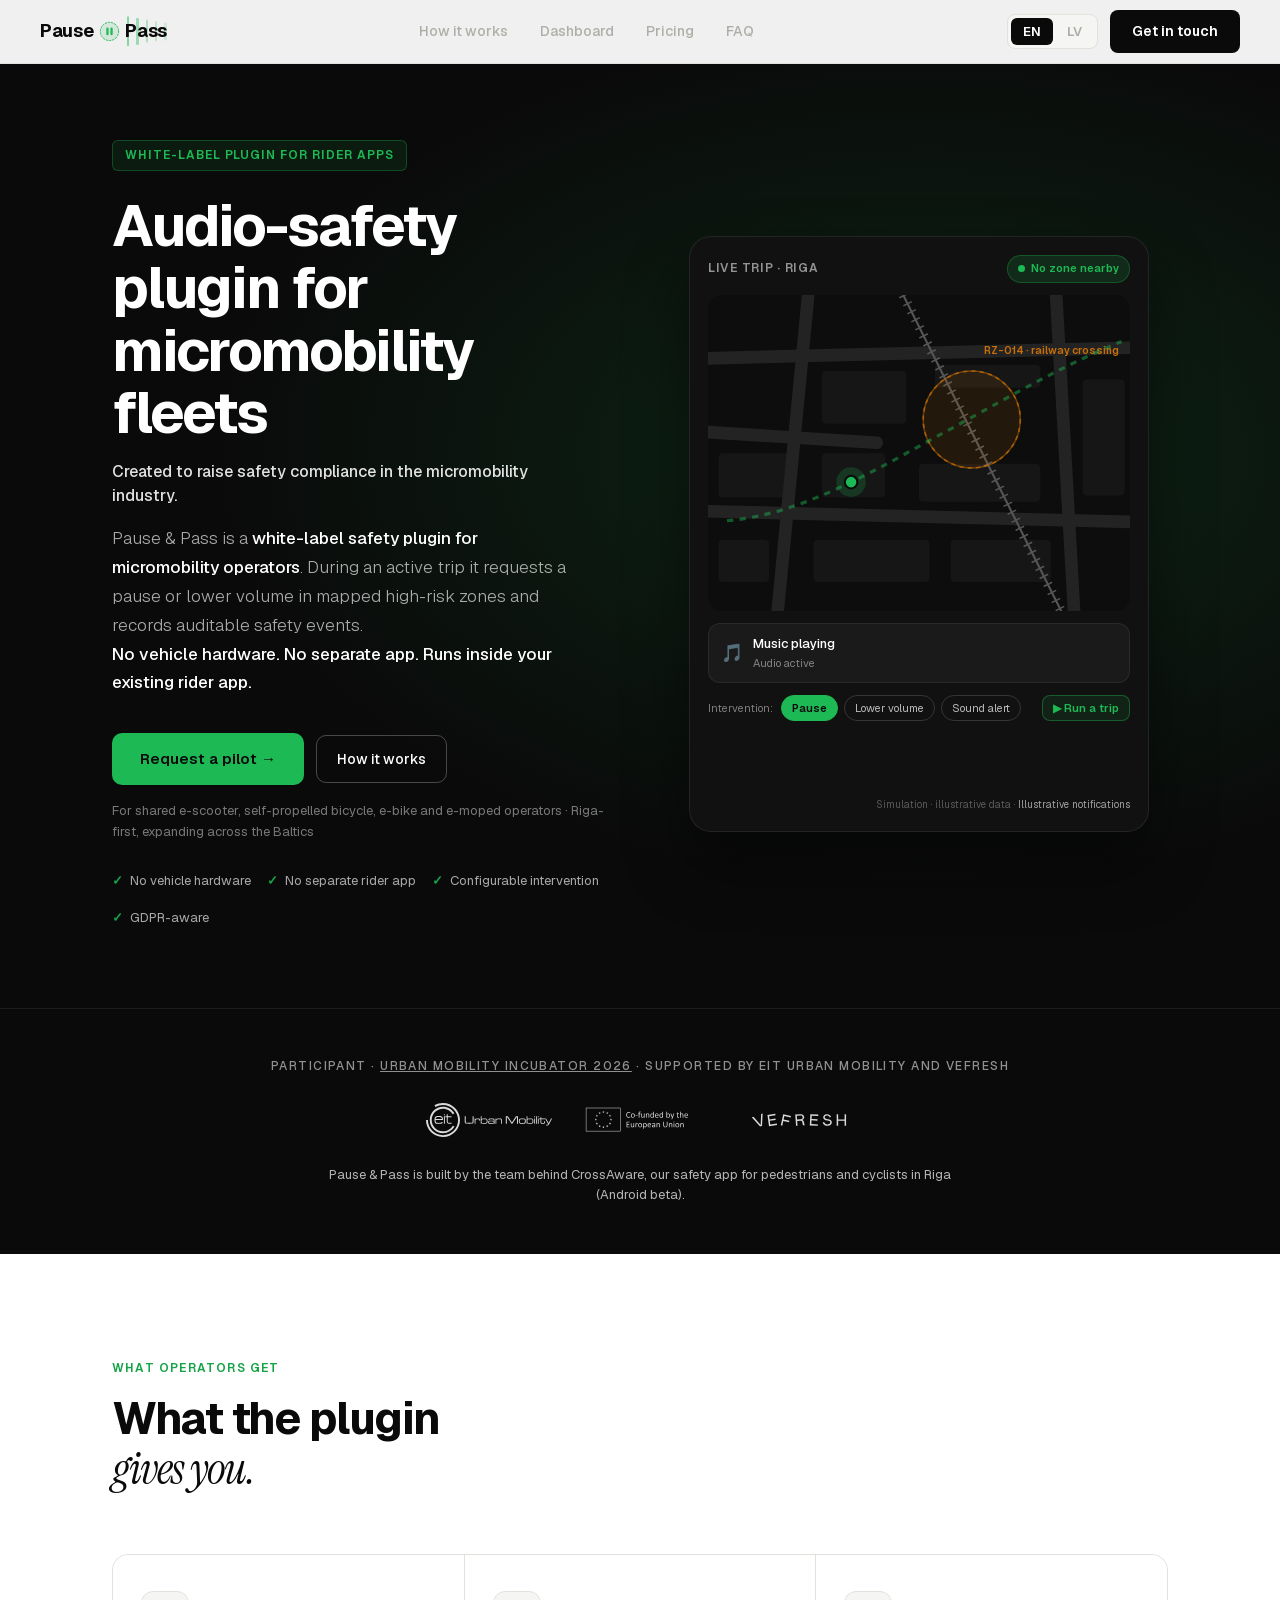
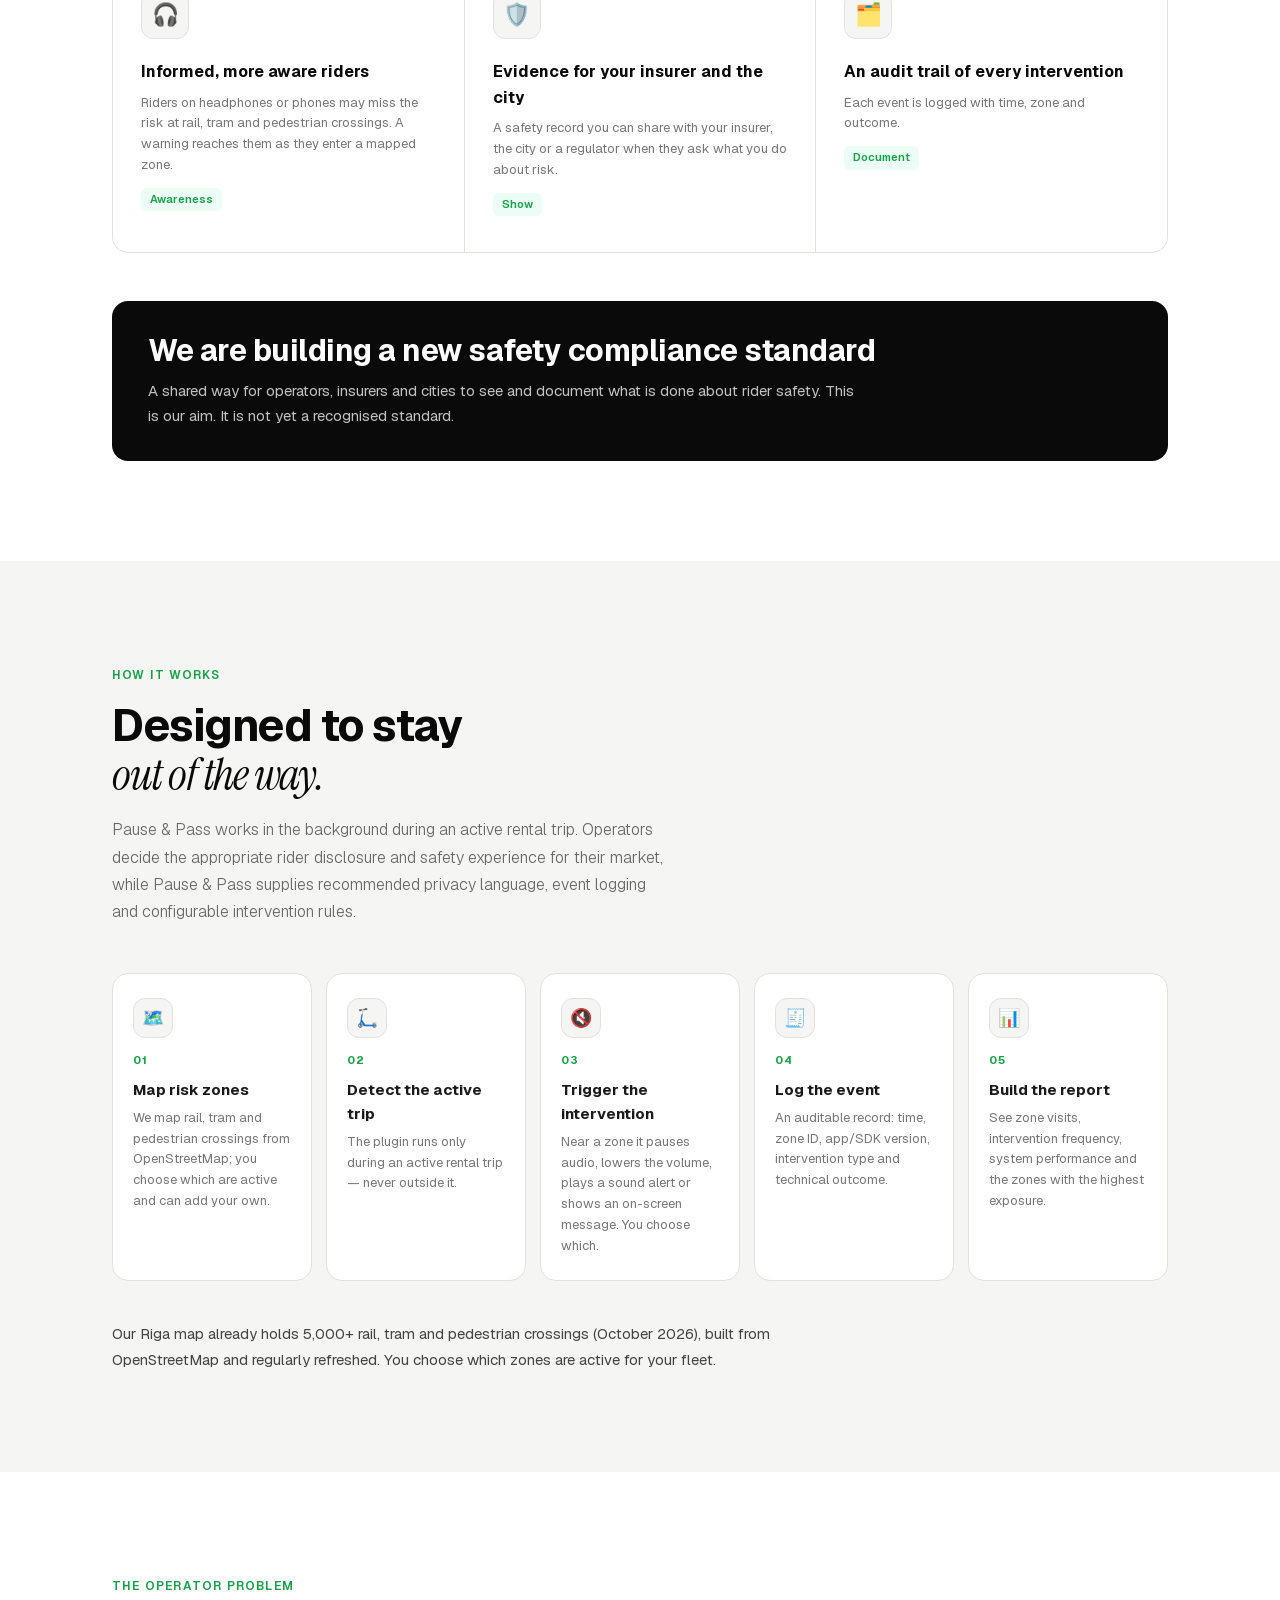
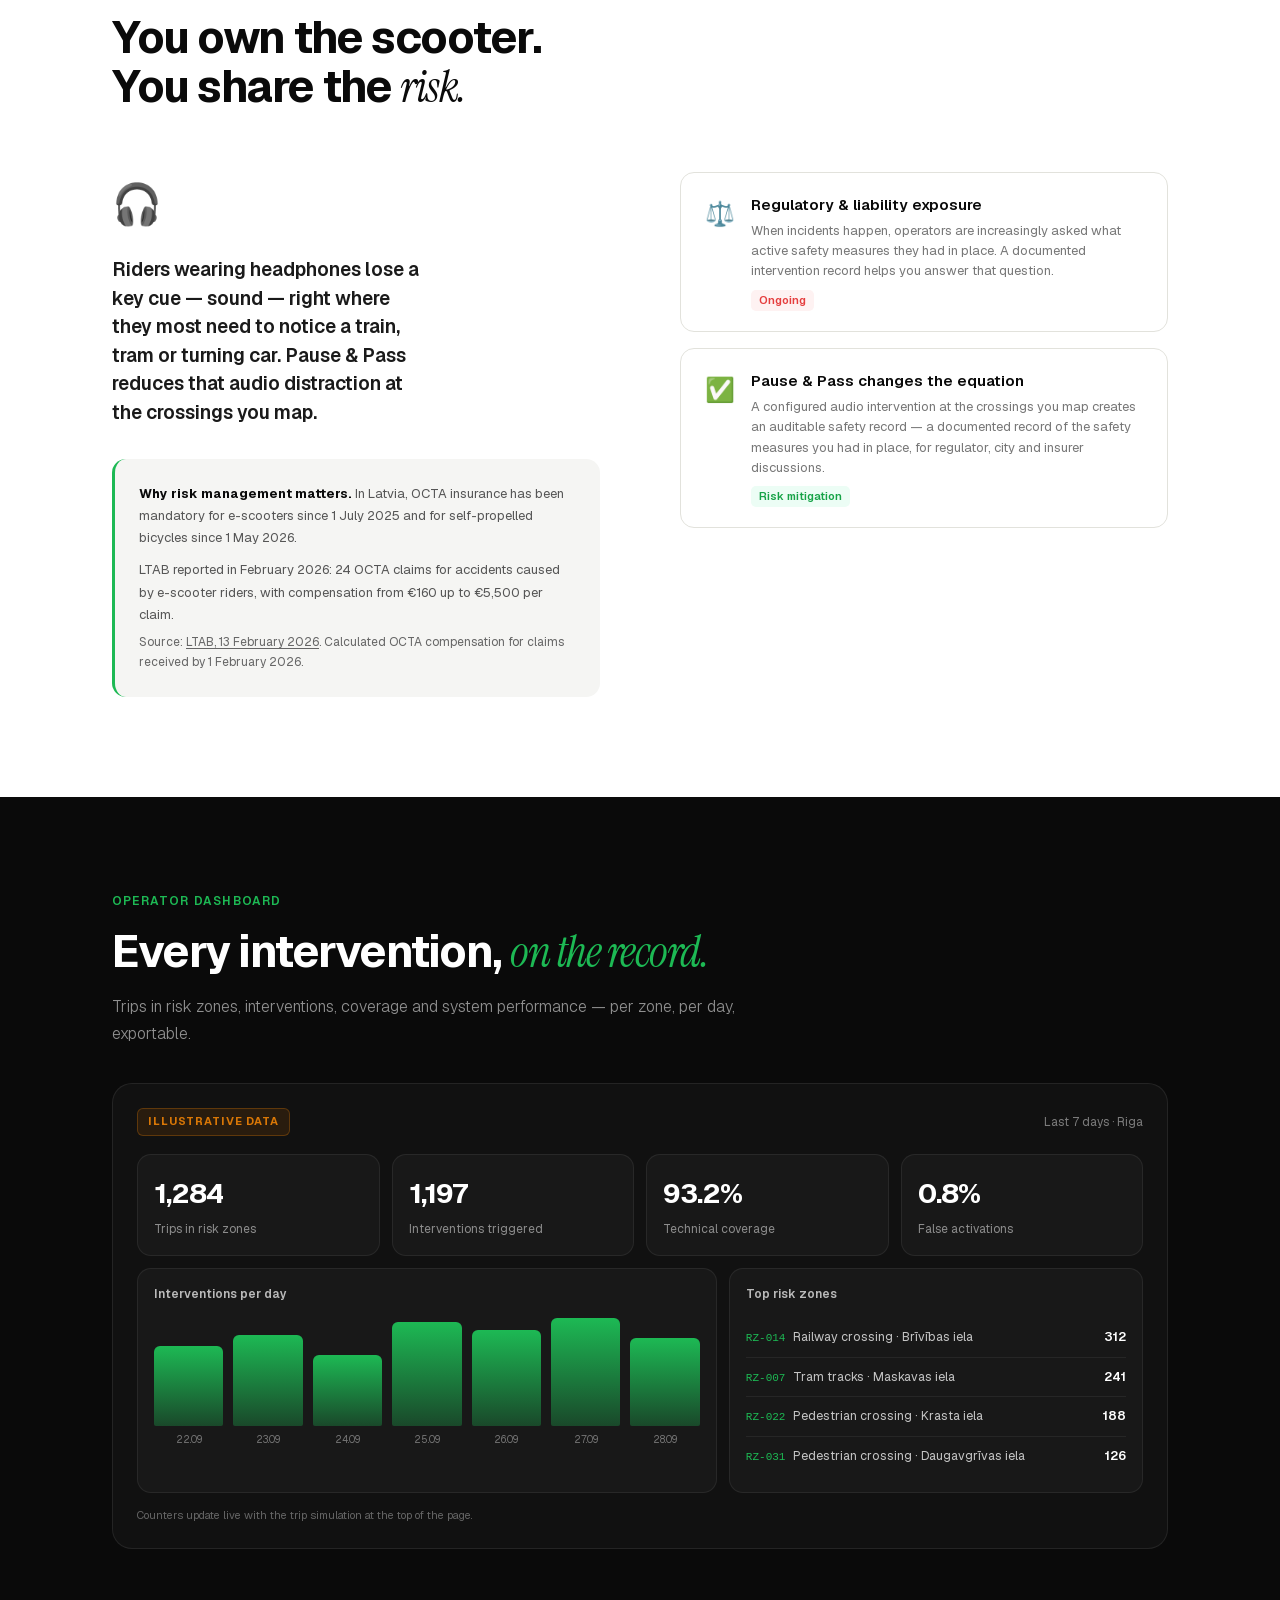
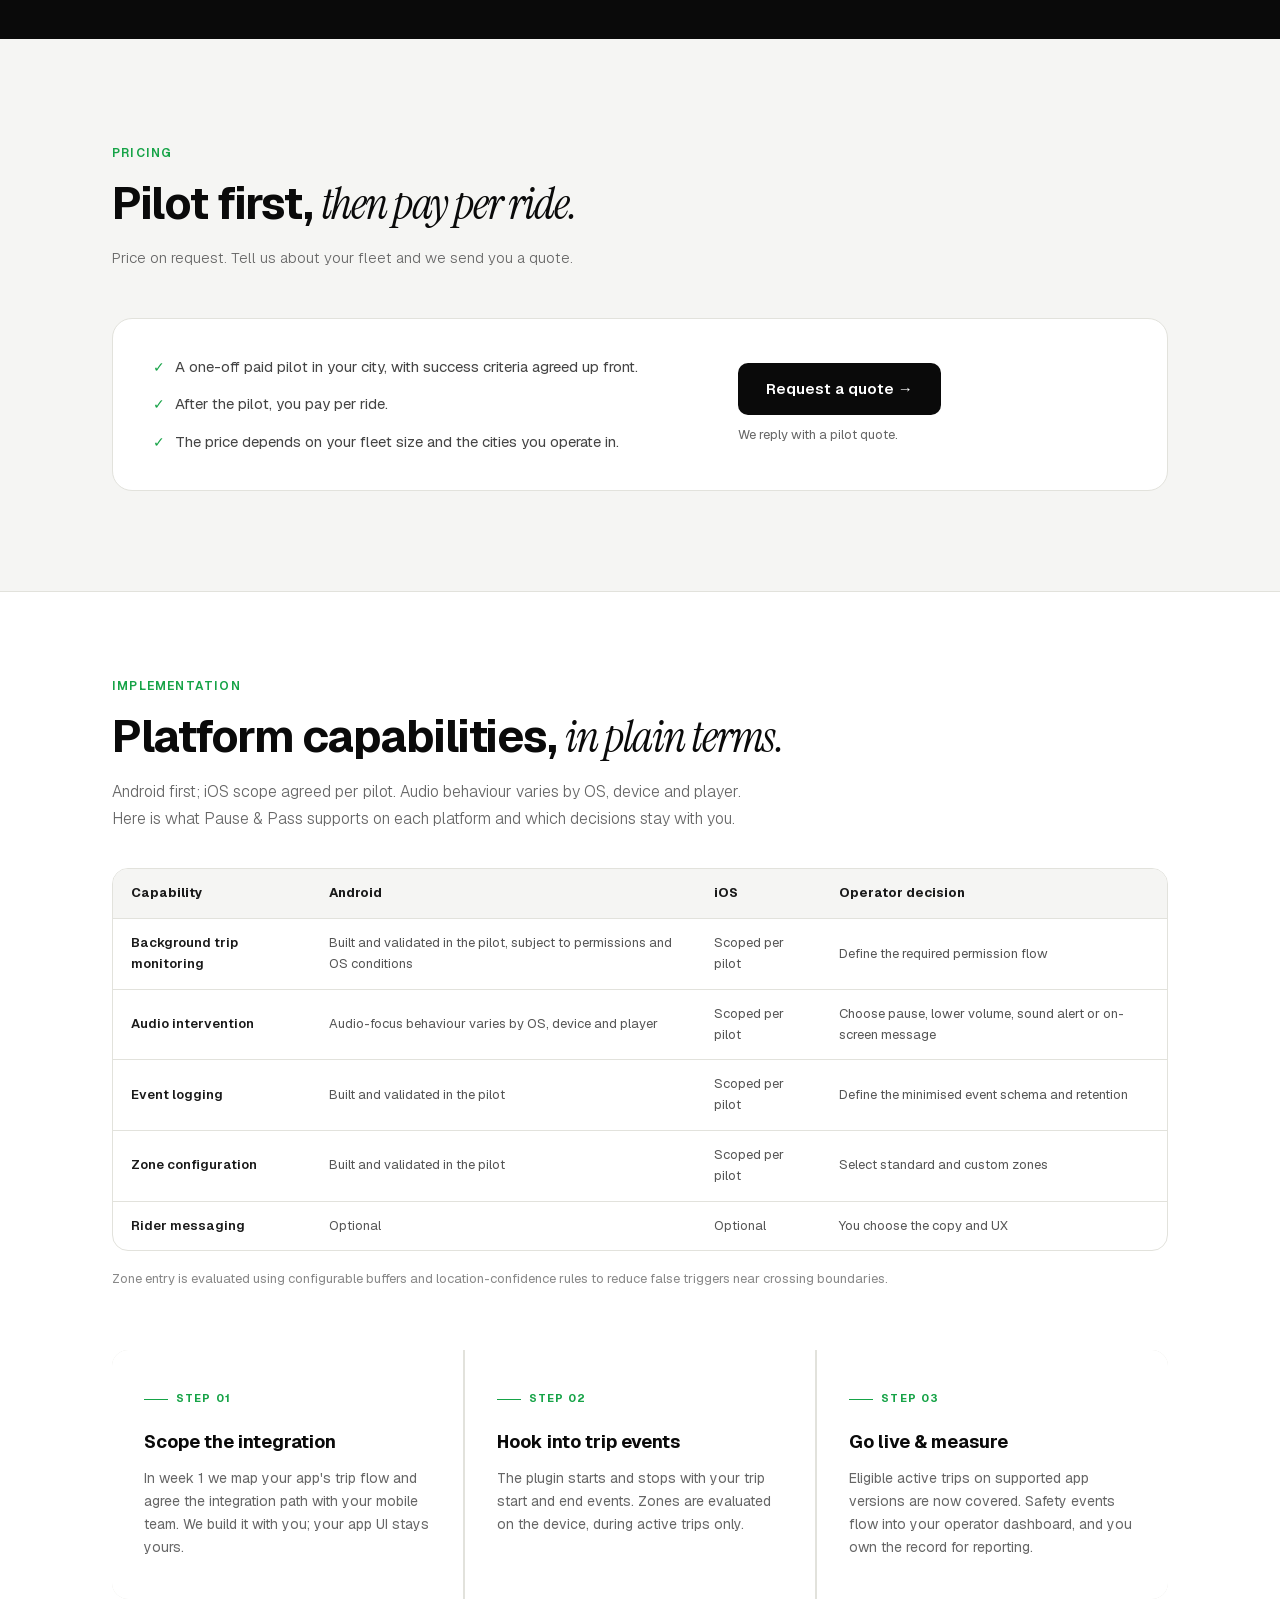
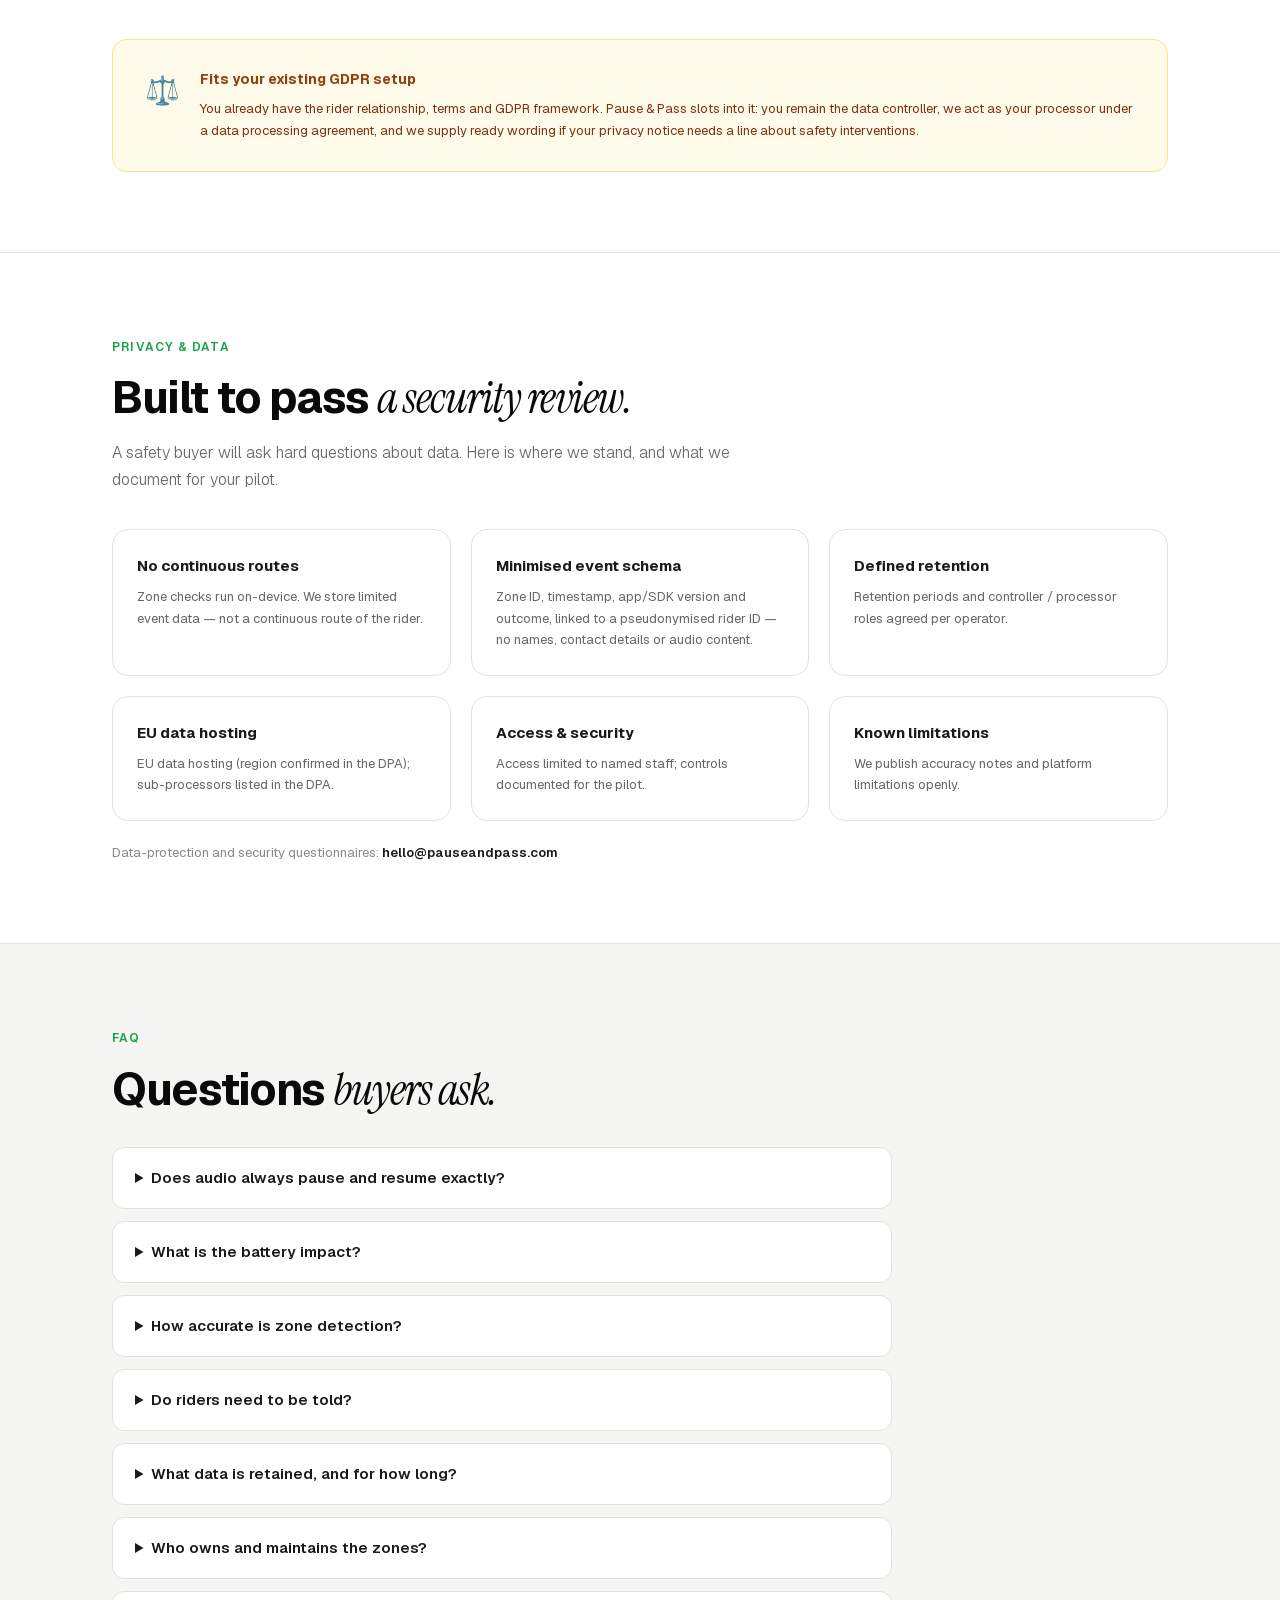
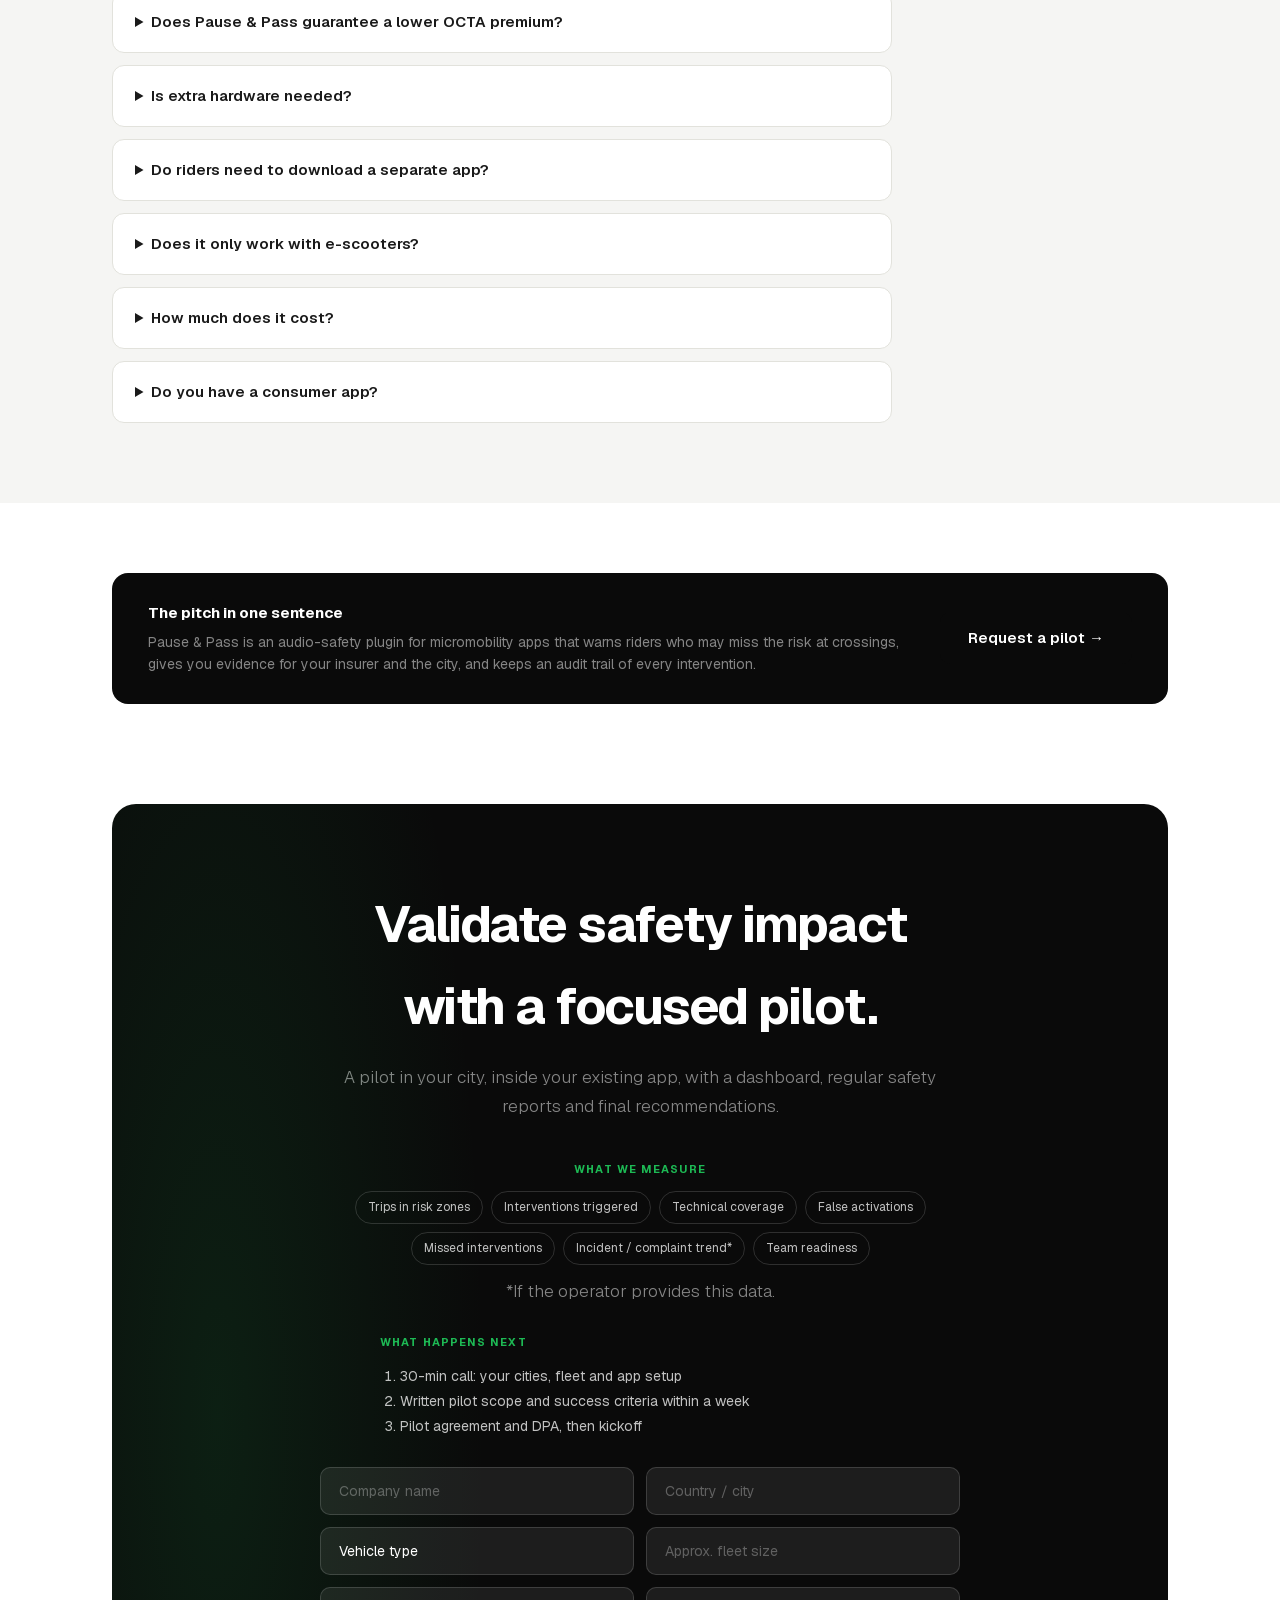
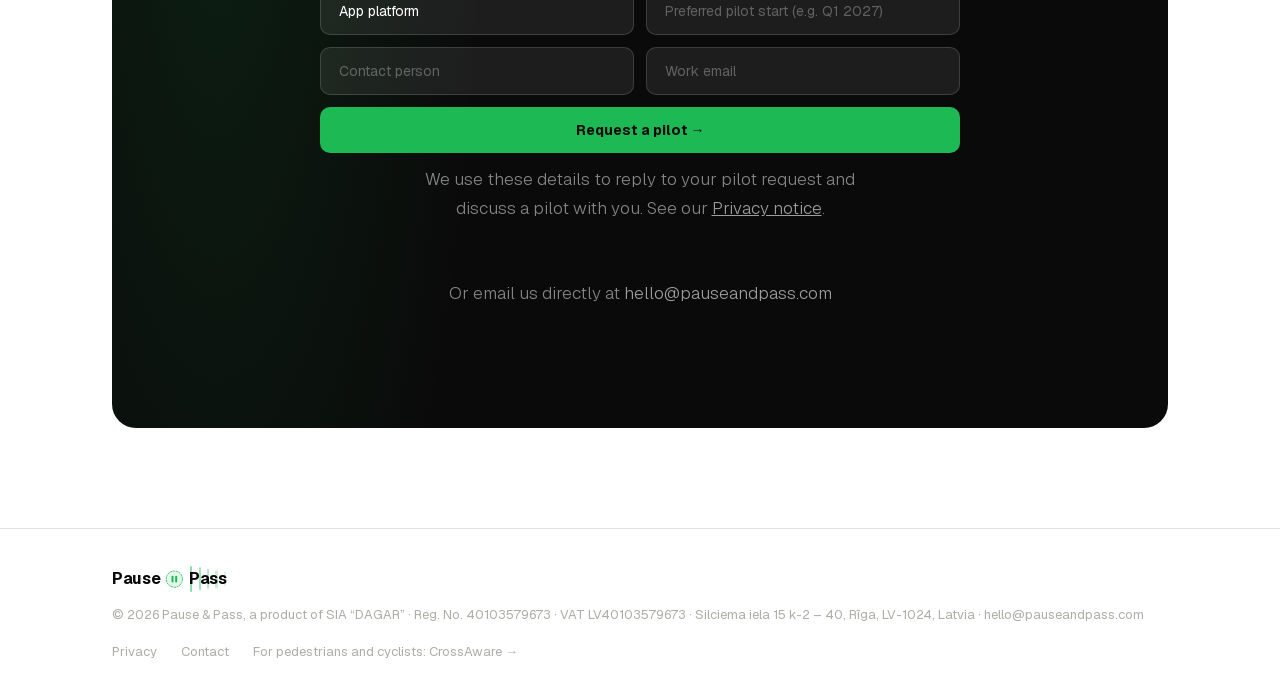
<file: index.html>
<!DOCTYPE html>
<html lang="en">
<head>
<meta charset="UTF-8"/>
<meta name="google-site-verification" content="WLEnS-7ZGMpW6HEMrTQLWa8szpQjx431ahGKPy1UBiI"/>
<meta name="cf-2fa-verify" content="disable"/>
<!-- Cloudflare email obfuscation disabled -->
<meta http-equiv="Content-Security-Policy" content="script-src 'self' 'unsafe-inline'"/>
<meta name="viewport" content="width=device-width, initial-scale=1.0"/>
<title>Pause & Pass: Audio-safety plugin for micromobility fleets</title>
<meta name="description" content="White-label plugin for micromobility rider apps: pauses or lowers audio in mapped risk zones and keeps an audit trail of every intervention."/>
<meta name="robots" content="index, follow"/>
<meta name="author" content="Pause &amp; Pass (SIA DAGAR)"/>
<link rel="canonical" href="https://pauseandpass.com/"/>
<link rel="icon" href="/favicon.ico" sizes="any"/>
<link rel="icon" href="/favicon-32.png" sizes="32x32" type="image/png"/>
<link rel="icon" href="/favicon.svg" type="image/svg+xml"/>
<link rel="apple-touch-icon" href="/apple-touch-icon.png"/>
<!-- Open Graph / social sharing -->
<meta property="og:type" content="website"/>
<meta property="og:site_name" content="Pause &amp; Pass"/>
<meta property="og:title" content="Pause &amp; Pass: Audio-safety plugin for micromobility fleets"/>
<meta property="og:description" content="White-label plugin for micromobility rider apps: pauses or lowers audio in mapped risk zones and keeps an audit trail of every intervention."/>
<meta property="og:url" content="https://pauseandpass.com/"/>
<meta property="og:locale" content="en_US"/>
<meta property="og:locale:alternate" content="lv_LV"/>
<meta property="og:image" content="https://pauseandpass.com/assets/og/pauseandpass-og.png"/>
<meta property="og:image:width" content="1200"/>
<meta property="og:image:height" content="630"/>
<meta property="og:image:alt" content="Pause &amp; Pass: the audio-safety plug-in for micromobility fleets"/>
<meta name="twitter:card" content="summary_large_image"/>
<meta name="twitter:title" content="Pause &amp; Pass: Audio-safety plugin for micromobility fleets"/>
<meta name="twitter:description" content="White-label plugin for micromobility rider apps: pauses or lowers audio in mapped risk zones and keeps an audit trail of every intervention."/>
<meta name="twitter:image" content="https://pauseandpass.com/assets/og/pauseandpass-og.png"/>
<meta name="twitter:image:alt" content="Pause &amp; Pass: the audio-safety plug-in for micromobility fleets"/>
<!-- Structured data for search engines and AI answer engines (SEO / GEO) -->
<script type="application/ld+json">
{
  "@context": "https://schema.org",
  "@graph": [
    {
      "@type": "Organization",
      "@id": "https://pauseandpass.com/#organization",
      "name": "Pause & Pass",
      "url": "https://pauseandpass.com/",
      "email": "hello@pauseandpass.com",
      "contactPoint": { "@type": "ContactPoint", "contactType": "customer service", "email": "hello@pauseandpass.com" },
      "sameAs": ["https://www.linkedin.com/company/145343857/"],
      "logo": "https://pauseandpass.com/assets/logo/pauseandpass-logo.png",
      "description": "White-label audio-safety plugin for shared micromobility fleets (e-scooters, e-bikes, e-mopeds). A product of SIA \"DAGAR\", which also makes CrossAware, an app for pedestrians and cyclists in Riga.",
      "slogan": "Created to raise safety compliance in the micromobility industry.",
      "areaServed": [
        "Latvia",
        "Estonia",
        "Lithuania"
      ],
      "parentOrganization": {
        "@id": "https://dagar.lv/#organization"
      }
    },
    {
      "@type": "Organization",
      "@id": "https://dagar.lv/#organization",
      "name": "SIA DAGAR",
      "legalName": "SIA DAGAR",
      "identifier": "40103579673",
      "vatID": "LV40103579673",
      "url": "https://dagar.lv/",
      "address": {
        "@type": "PostalAddress",
        "streetAddress": "Silciema iela 15 k-2 – 40",
        "addressLocality": "Rīga",
        "postalCode": "LV-1024",
        "addressCountry": "LV"
      }
    },
    {
      "@type": "WebSite",
      "@id": "https://pauseandpass.com/#website",
      "url": "https://pauseandpass.com/",
      "name": "Pause & Pass",
      "inLanguage": [
        "en",
        "lv"
      ],
      "publisher": {
        "@id": "https://pauseandpass.com/#organization"
      }
    },
    {
      "@type": "SoftwareApplication",
      "@id": "https://pauseandpass.com/#product",
      "name": "Pause & Pass",
      "applicationCategory": "BusinessApplication",
      "operatingSystem": "Android",
      "description": "A white-label audio-safety plugin for micromobility apps (e-scooters, self-propelled bicycles, e-mopeds). It reduces audio distraction in mapped high-risk zones, measures safety interventions and creates an auditable risk-management record. Not an insurance product.",
      "publisher": {
        "@id": "https://pauseandpass.com/#organization"
      },
      "producer": {
        "@id": "https://dagar.lv/#organization"
      }
    },
    {
      "@type": "FAQPage",
      "@id": "https://pauseandpass.com/#faq",
      "mainEntity": [
        {
          "@type": "Question",
          "name": "Does audio always pause and resume exactly?",
          "acceptedAnswer": {
            "@type": "Answer",
            "text": "No. Audio behaviour depends on the OS, device and player. We request a configured intervention (pause, lower volume, sound alert or on-screen message) within platform capabilities and validate behaviour across your supported matrix."
          }
        },
        {
          "@type": "Question",
          "name": "What is the battery impact?",
          "acceptedAnswer": {
            "@type": "Answer",
            "text": "The plugin runs during active trips using on-device zone logic and standard location APIs, tuned to minimise battery use. We share measurements during the pilot."
          }
        },
        {
          "@type": "Question",
          "name": "How accurate is zone detection?",
          "acceptedAnswer": {
            "@type": "Answer",
            "text": "Zone entry uses configurable buffers and location-confidence rules to reduce false triggers. Limits apply: GPS accuracy, device settings, battery management and the quality of the zone database can all affect how an intervention works."
          }
        },
        {
          "@type": "Question",
          "name": "Do riders need to be told?",
          "acceptedAnswer": {
            "@type": "Answer",
            "text": "You control disclosure. Location processing and automated interventions should be described in your privacy notice and rider terms; we supply recommended language."
          }
        },
        {
          "@type": "Question",
          "name": "What data is retained, and for how long?",
          "acceptedAnswer": {
            "@type": "Answer",
            "text": "Only minimised events: zone ID, timestamp, app/SDK version and outcome. Retention and controller/processor roles are agreed per operator."
          }
        },
        {
          "@type": "Question",
          "name": "Who owns and maintains the zones?",
          "acceptedAnswer": {
            "@type": "Answer",
            "text": "We maintain a mapped zone database for your markets and support custom zones; you decide which zones are active."
          }
        },
        {
          "@type": "Question",
          "name": "Does Pause & Pass guarantee a lower OCTA premium?",
          "acceptedAnswer": {
            "@type": "Answer",
            "text": "No. Pause & Pass is not an insurance product and does not guarantee lower premiums. It creates preventive controls and measurable safety evidence that may support future claims and insurance-risk discussions."
          }
        },
        {
          "@type": "Question",
          "name": "Is extra hardware needed?",
          "acceptedAnswer": {
            "@type": "Answer",
            "text": "No. Pause & Pass is software that integrates into your existing operator app."
          }
        },
        {
          "@type": "Question",
          "name": "Do riders need to download a separate app?",
          "acceptedAnswer": {
            "@type": "Answer",
            "text": "No. It runs inside your existing operator app."
          }
        },
        {
          "@type": "Question",
          "name": "Does it only work with e-scooters?",
          "acceptedAnswer": {
            "@type": "Answer",
            "text": "No. It is built for connected micromobility platforms, including e-scooters, self-propelled bicycles, e-bikes and e-mopeds."
          }
        },
        {
          "@type": "Question",
          "name": "How much does it cost?",
          "acceptedAnswer": {
            "@type": "Answer",
            "text": "Price on request. You start with a one-off paid pilot, and after the pilot you pay per ride. The price depends on your fleet size and the cities you operate in. Send a request and we reply with a pilot quote."
          }
        },
        {
          "@type": "Question",
          "name": "Do you have a consumer app?",
          "acceptedAnswer": {
            "@type": "Answer",
            "text": "Yes. CrossAware is our safety app for pedestrians and cyclists in Riga, currently in Android beta. Pause & Pass is built by the same team, and both use the same Riga danger-zone map, built from OpenStreetMap. CrossAware users' data is not used in Pause & Pass."
          }
        }
      ]
    }
  ]
}
</script>
<link rel="preload" href="fonts/geist-normal-latin.woff2" as="font" type="font/woff2" crossorigin/>
<link href="fonts/fonts.css" rel="stylesheet"/>
<style>
*, *::before, *::after { box-sizing: border-box; margin: 0; padding: 0; }
html { scroll-behavior: smooth; }

:root {
  --black:  #0A0A0A;
  --ink:    #1A1A1A;
  --grey1:  #F5F5F3;
  --grey2:  #E8E8E4;
  --grey3:  #AEAEA8;
  --green:  #1DB954;
  --green2: #16A347;
  --red:    #E53E3E;
  --amber:  #D97706;
  --white:  #FFFFFF;
  --border: #E2E2DC;
}

body {
  font-family: 'Geist', sans-serif;
  background: var(--white);
  color: var(--ink);
  line-height: 1.6;
  overflow-x: hidden;
}

/* ── Utility ── */
.serif { font-family: 'Instrument Serif', serif; }
.container { max-width: 1120px; margin: 0 auto; padding: 0 32px; }

/* ── Nav ── */
nav {
  position: fixed; top: 0; left: 0; right: 0; z-index: 100;
  background: rgba(255,255,255,0.94);
  backdrop-filter: blur(16px);
  border-bottom: 1px solid var(--border);
  padding: 0 40px;
  height: 64px;
  display: flex; align-items: center; justify-content: space-between;
}

.nav-logo {
  display: flex; align-items: center; gap: 10px;
  font-weight: 700; font-size: 18px; letter-spacing: -0.3px;
  color: var(--black);
  text-decoration: none;
}

/* Logo C1: Pause (mark) Pass + fading sound wave behind "Pass"; scales with font-size (em). Min 16px. */
.nav-logo { gap: 0.3em; letter-spacing: -0.018em; line-height: 1; }
.brand-mark { display: block; height: 1.27em; width: 1.168em; flex-shrink: 0; }
.brand-pass { position: relative; display: inline-block; }
.brand-word { position: relative; z-index: 1; }
.brand-waves { position: absolute; inset: 0; pointer-events: none; }
.brand-waves i { position: absolute; top: 50%; width: 0.136em; border-radius: 0.068em; background: var(--green); transform: translateY(-50%); }
.brand-waves i:nth-child(1) { left: 0.091em; height: 1.636em; opacity: 0.50; }
.brand-waves i:nth-child(2) { left: 0.614em; height: 1.455em; opacity: 0.40; }
.brand-waves i:nth-child(3) { left: 1.136em; height: 1.273em; opacity: 0.31; }
.brand-waves i:nth-child(4) { left: 1.659em; height: 1.091em; opacity: 0.23; }
.brand-waves i:nth-child(5) { left: 2.182em; height: 0.955em; opacity: 0.16; }

.nav-links { display: flex; gap: 32px; }
.nav-links a {
  font-size: 14px; color: var(--grey3); text-decoration: none;
  font-weight: 500; transition: color 0.2s;
}
.nav-links a:hover { color: var(--ink); }

.nav-right { display: flex; gap: 12px; align-items: center; }

.btn-outline {
  border: 1px solid var(--border); background: transparent;
  color: var(--ink); padding: 9px 20px; border-radius: 8px;
  font-size: 14px; font-weight: 500; cursor: pointer;
  font-family: 'Geist', sans-serif; text-decoration: none;
  transition: all 0.2s;
}
.btn-outline:hover { border-color: var(--black); }

.btn-primary {
  background: var(--black); color: var(--white);
  padding: 10px 22px; border-radius: 8px; border: none;
  font-size: 14px; font-weight: 600; cursor: pointer;
  font-family: 'Geist', sans-serif; text-decoration: none;
  transition: all 0.2s;
}
.btn-primary:hover { background: #2A2A2A; transform: translateY(-1px); }

/* ── Hero ── */
.hero {
  padding: 140px 0 80px;
  background: var(--white);
  position: relative;
  overflow: hidden;
}

/* Diagonal stripe pattern */
.hero::before {
  content: '';
  position: absolute;
  top: 0; right: -10%; bottom: 0;
  width: 55%;
  background: var(--grey1);
  clip-path: polygon(8% 0, 100% 0, 100% 100%, 0% 100%);
  z-index: 0;
}

.hero-inner {
  position: relative; z-index: 1;
  display: grid; grid-template-columns: 1fr 1fr;
  gap: 60px; align-items: center;
}

.hero-eyebrow {
  display: inline-flex; align-items: center; gap: 8px;
  background: #ECFDF5; border: 1px solid #A7F3D0;
  color: var(--green2); font-size: 12px; font-weight: 600;
  letter-spacing: 0.08em; text-transform: uppercase;
  padding: 5px 12px; border-radius: 6px; margin-bottom: 24px;
}

.hero h1 {
  font-size: clamp(38px, 4.5vw, 62px);
  font-weight: 700;
  line-height: 1.08;
  letter-spacing: -2px;
  color: var(--black);
  margin-bottom: 20px;
}

.hero h1 .accent {
  font-family: 'Instrument Serif', serif;
  font-style: italic;
  font-weight: 400;
  color: var(--green2);
}

.hero-sub {
  font-size: 17px; color: #555; line-height: 1.7;
  font-weight: 300; margin-bottom: 36px; max-width: 460px;
}

.hero-actions { display: flex; gap: 12px; align-items: center; flex-wrap: wrap; }

.btn-hero {
  background: var(--black); color: #fff;
  padding: 14px 28px; border-radius: 10px; border: none;
  font-size: 15px; font-weight: 600; cursor: pointer;
  font-family: 'Geist', sans-serif; text-decoration: none;
  display: inline-flex; align-items: center; gap: 8px;
  transition: all 0.2s;
}
.btn-hero:hover { background: #222; transform: translateY(-2px); box-shadow: 0 8px 24px rgba(0,0,0,0.15); }

.hero-note { font-size: 13px; color: var(--grey3); }
.hero-mission { font-size: 16px; font-weight: 500; line-height: 1.5; color: rgba(255,255,255,0.88); margin: -4px 0 16px; max-width: 460px; }

/* Hero right — animated scooter dashboard */
.hero-visual {
  position: relative;
  display: flex; justify-content: center;
}

.scooter-card {
  background: var(--black);
  border-radius: 24px;
  padding: 24px;
  width: 100%;
  max-width: 380px;
  box-shadow: 0 32px 64px rgba(0,0,0,0.18), 0 0 0 1px rgba(255,255,255,0.04);
  position: relative;
  overflow: hidden;
}

.scooter-card::before {
  content: '';
  position: absolute; inset: 0;
  background: radial-gradient(ellipse at top right, rgba(29,185,84,0.08), transparent 60%);
  pointer-events: none;
}

.sc-header {
  display: flex; justify-content: space-between; align-items: center;
  margin-bottom: 20px;
}

.sc-brand { font-size: 13px; font-weight: 600; color: #fff; opacity: 0.5; letter-spacing: 0.05em; text-transform: uppercase; }

.sc-status {
  display: flex; align-items: center; gap: 6px;
  font-size: 12px; font-weight: 600; padding: 5px 12px;
  border-radius: 100px; transition: all 0.6s ease;
}
.sc-status.safe    { background: rgba(29,185,84,0.15); color: #1DB954; border: 1px solid rgba(29,185,84,0.3); }
.sc-status.warning { background: rgba(217,119,6,0.15); color: #D97706; border: 1px solid rgba(217,119,6,0.3); }
.sc-status.danger  { background: rgba(229,62,62,0.15);  color: #E53E3E; border: 1px solid rgba(229,62,62,0.3); }

.sc-status-dot { width: 7px; height: 7px; border-radius: 50%; background: currentColor; animation: blink 1.5s ease-in-out infinite; }
@keyframes blink { 0%,100%{opacity:1} 50%{opacity:0.3} }

/* Speed ring */
.sc-speed-ring {
  width: 140px; height: 140px;
  margin: 0 auto 20px;
  position: relative;
}

.sc-ring-svg { width: 100%; height: 100%; transform: rotate(-90deg); }
.sc-ring-bg  { fill: none; stroke: rgba(255,255,255,0.08); stroke-width: 8; }
.sc-ring-val { fill: none; stroke: var(--green); stroke-width: 8; stroke-linecap: round;
               stroke-dasharray: 352; stroke-dashoffset: 200;
               transition: stroke-dashoffset 0.8s ease, stroke 0.6s ease; }

.sc-speed-text {
  position: absolute; inset: 0;
  display: flex; flex-direction: column;
  align-items: center; justify-content: center;
}
.sc-speed-num { font-size: 36px; font-weight: 700; color: #fff; line-height: 1; }
.sc-speed-unit { font-size: 12px; color: rgba(255,255,255,0.4); margin-top: 2px; }

/* Audio bar */
.sc-audio-bar {
  background: rgba(255,255,255,0.05);
  border: 1px solid rgba(255,255,255,0.08);
  border-radius: 12px;
  padding: 14px 16px;
  display: flex; align-items: center; gap: 12px;
  margin-bottom: 12px;
  transition: all 0.6s ease;
}

.sc-audio-icon { font-size: 20px; flex-shrink: 0; }
.sc-audio-info { flex: 1; }
.sc-audio-title { font-size: 13px; color: rgba(255,255,255,0.8); font-weight: 500; }
.sc-audio-sub   { font-size: 11px; color: rgba(255,255,255,0.35); margin-top: 1px; }

.sc-audio-waveform { display: flex; align-items: center; gap: 2px; height: 24px; }
.sc-wave-bar {
  width: 3px; border-radius: 2px; background: var(--green);
  animation: wave 0.8s ease-in-out infinite alternate;
}
.sc-wave-bar:nth-child(2) { animation-delay: 0.1s; }
.sc-wave-bar:nth-child(3) { animation-delay: 0.2s; }
.sc-wave-bar:nth-child(4) { animation-delay: 0.3s; }
.sc-wave-bar:nth-child(5) { animation-delay: 0.15s; }

@keyframes wave {
  from { height: 4px; opacity: 0.4; }
  to   { height: 20px; opacity: 1; }
}

.sc-pause-overlay {
  display: none;
  font-size: 11px; font-weight: 700; letter-spacing: 0.06em;
  text-transform: uppercase; padding: 4px 10px;
  border-radius: 6px;
}
.sc-pause-overlay.show { display: block; }

/* Zone alert */
.sc-zone-alert {
  border-radius: 10px; padding: 11px 14px;
  display: flex; align-items: center; gap: 10px;
  font-size: 12px; font-weight: 500;
  transition: all 0.6s ease;
  background: rgba(29,185,84,0.08); color: rgba(255,255,255,0.5);
  border: 1px solid rgba(29,185,84,0.15);
}
.sc-zone-icon { font-size: 16px; flex-shrink: 0; }

/* ── Logos / social proof ── */
.logos-bar {
  padding: 40px 0;
  border-top: 1px solid var(--border);
  border-bottom: 1px solid var(--border);
  background: var(--grey1);
}

.logos-inner {
  display: flex; align-items: center; gap: 0;
  justify-content: space-between; flex-wrap: wrap;
}

.logos-label { font-size: 12px; font-weight: 600; color: var(--grey3); letter-spacing: 0.06em; text-transform: uppercase; white-space: nowrap; }

.logo-chips { display: flex; align-items: center; gap: 8px; flex-wrap: wrap; }

.logo-chip {
  background: var(--white); border: 1px solid var(--border);
  border-radius: 10px; padding: 10px 18px;
  font-size: 14px; font-weight: 700; color: #555;
  display: flex; align-items: center; gap: 7px;
  transition: all 0.2s;
}
.logo-chip:hover { border-color: var(--black); color: var(--black); transform: translateY(-1px); }
.logo-chip .chip-dot { width: 8px; height: 8px; border-radius: 50%; }

/* ── Stats strip ── */
.stats-strip {
  padding: 80px 0;
  background: var(--black);
  color: var(--white);
}

.stats-grid {
  display: grid; grid-template-columns: repeat(4, 1fr);
  gap: 1px; background: rgba(255,255,255,0.08);
}

.stat-box {
  background: var(--black);
  padding: 40px 32px;
  position: relative; overflow: hidden;
  transition: background 0.3s;
}
.stat-box:hover { background: #111; }

.stat-box::after {
  content: '';
  position: absolute; bottom: 0; left: 32px; right: 32px;
  height: 2px; background: var(--green);
  transform: scaleX(0); transform-origin: left;
  transition: transform 0.4s ease;
}
.stat-box:hover::after { transform: scaleX(1); }

.stat-num {
  font-size: clamp(36px, 4vw, 52px);
  font-weight: 700; letter-spacing: -2px;
  color: var(--white); line-height: 1;
  margin-bottom: 8px;
}
.stat-num span { color: var(--green); }

.stat-desc { font-size: 14px; color: rgba(255,255,255,0.45); line-height: 1.5; }

/* ── Problem section ── */
.problem-section { padding: 100px 0; background: var(--white); }

.section-eyebrow {
  display: inline-block; font-size: 12px; font-weight: 600;
  letter-spacing: 0.1em; text-transform: uppercase;
  color: var(--green2); margin-bottom: 16px;
}

.section-h2 {
  font-size: clamp(32px, 3.5vw, 48px);
  font-weight: 700; letter-spacing: -1.5px;
  line-height: 1.1; color: var(--black);
  margin-bottom: 16px;
}

.section-h2 em {
  font-family: 'Instrument Serif', serif;
  font-style: italic; font-weight: 400;
}

.problem-grid {
  display: grid; grid-template-columns: 1fr 1fr;
  gap: 80px; align-items: start; margin-top: 60px;
}

.problem-big-num {
  font-size: clamp(72px, 10vw, 120px);
  font-weight: 700; letter-spacing: -4px;
  line-height: 1; color: var(--black); margin-bottom: 12px;
}
.problem-big-num span { color: var(--green); }

.problem-big-label { font-size: 16px; color: #777; max-width: 320px; line-height: 1.6; }

.liability-cards { display: flex; flex-direction: column; gap: 16px; }

.liability-card {
  border: 1px solid var(--border); border-radius: 14px;
  padding: 20px 24px; display: flex; gap: 16px; align-items: flex-start;
  transition: all 0.3s; cursor: default;
}
.liability-card:hover { border-color: var(--black); box-shadow: 0 4px 16px rgba(0,0,0,0.06); transform: translateX(4px); }

.lc-icon { font-size: 24px; flex-shrink: 0; margin-top: 2px; }
.lc-title { font-size: 15px; font-weight: 600; color: var(--black); margin-bottom: 4px; }
.lc-body  { font-size: 13px; color: #777; line-height: 1.55; }

.lc-tag {
  display: inline-block; font-size: 11px; font-weight: 600;
  padding: 2px 8px; border-radius: 5px; margin-top: 8px;
}
.tag-red    { background: #FEF2F2; color: var(--red);   }
.tag-amber  { background: #FFFBEB; color: var(--amber); }
.tag-green  { background: #ECFDF5; color: var(--green2); }

/* ── How it works (API) ── */
.api-section { padding: 100px 0; background: var(--grey1); }

.api-steps {
  display: grid; grid-template-columns: repeat(3, 1fr);
  gap: 2px; background: var(--border);
  border-radius: 16px; overflow: hidden;
  margin-top: 60px;
}

.api-step {
  background: var(--white); padding: 40px 32px;
  position: relative; transition: background 0.3s;
}
.api-step:hover { background: #FAFAFA; }

.api-step-num {
  font-size: 11px; font-weight: 700; color: var(--green2);
  letter-spacing: 0.1em; text-transform: uppercase;
  margin-bottom: 20px;
  display: flex; align-items: center; gap: 8px;
}
.api-step-num::before {
  content: '';
  width: 24px; height: 1px; background: var(--green2);
}

.api-step h3 { font-size: 18px; font-weight: 700; color: var(--black); margin-bottom: 10px; }
.api-step p  { font-size: 14px; color: #666; line-height: 1.65; }

.code-pill {
  display: inline-flex; align-items: center; gap: 6px;
  background: var(--black); color: var(--green);
  font-size: 11px; font-family: 'Courier New', monospace;
  padding: 4px 10px; border-radius: 6px; margin-top: 14px;
}

/* ── Features (operator benefits) ── */
.benefits-section { padding: 100px 0; background: var(--white); }

.benefits-grid {
  display: grid; grid-template-columns: repeat(3, 1fr);
  gap: 1px; background: var(--border);
  border: 1px solid var(--border);
  border-radius: 16px; overflow: hidden;
  margin-top: 60px;
}

.benefit-card {
  background: var(--white); padding: 36px 28px;
  transition: background 0.3s;
}
.benefit-card:hover { background: var(--grey1); }

.bc-icon {
  width: 48px; height: 48px; border-radius: 12px;
  background: var(--grey1); border: 1px solid var(--border);
  display: flex; align-items: center; justify-content: center;
  font-size: 22px; margin-bottom: 20px;
}

.benefit-card h3 { font-size: 16px; font-weight: 700; color: var(--black); margin-bottom: 8px; }
.benefit-card p  { font-size: 13px; color: #777; line-height: 1.6; }

.benefit-tag {
  display: inline-block; font-size: 11px; font-weight: 600;
  background: #ECFDF5; color: var(--green2); padding: 3px 9px;
  border-radius: 6px; margin-top: 12px;
}



/* ── Pricing ── */
.pricing-section { padding: 100px 0; background: var(--grey1); }

.price-block {
  display: grid; grid-template-columns: 1.4fr 1fr; gap: 40px; align-items: center;
  margin-top: 48px; background: var(--white); border: 1px solid var(--border);
  border-radius: 20px; padding: 36px 40px;
}
.price-list { list-style: none; display: flex; flex-direction: column; gap: 14px; margin: 0; padding: 0; }
.price-list li { display: flex; gap: 10px; align-items: flex-start; font-size: 15px; color: #444; line-height: 1.55; }
.pc-check { color: var(--green2); font-size: 14px; flex-shrink: 0; margin-top: 2px; }
.price-cta { display: flex; flex-direction: column; align-items: flex-start; gap: 10px; }
.price-micro { font-size: 13px; color: #666; margin: 0; }
.octa-src { margin-top: 6px; font-size: 12px; color: #666; }
.octa-src a { color: inherit; text-decoration: underline; text-underline-offset: 2px; }
@media (max-width: 900px) { .price-block { grid-template-columns: 1fr; gap: 28px; padding: 28px 24px; } }

/* ── CTA / Contact ── */
.cta-section {
  padding: 100px 0;
  background: var(--white);
  text-align: center;
}

.cta-box {
  background: var(--black); border-radius: 24px;
  padding: 80px 60px; position: relative; overflow: hidden;
}

.cta-box::before {
  content: '';
  position: absolute; top: -50%; left: -20%;
  width: 60%; height: 200%;
  background: radial-gradient(ellipse, rgba(29,185,84,0.12), transparent 60%);
  pointer-events: none;
}

.cta-box h2 {
  font-size: clamp(32px, 4vw, 52px); font-weight: 700;
  letter-spacing: -1.5px; color: var(--white);
  margin-bottom: 16px; position: relative;
}

.cta-box p {
  font-size: 17px; color: rgba(255,255,255,0.5);
  max-width: 480px; margin: 0 auto 40px;
  line-height: 1.7; font-weight: 300;
}

.contact-form { display: flex; gap: 12px; max-width: 500px; margin: 0 auto 16px; position: relative; z-index: 1; }
.contact-input {
  flex: 1; background: rgba(255,255,255,0.08);
  border: 1px solid rgba(255,255,255,0.15);
  color: #fff; padding: 14px 18px;
  border-radius: 10px; font-family: 'Geist', sans-serif;
  font-size: 14px; outline: none;
  transition: border-color 0.2s;
}
.contact-input::placeholder { color: rgba(255,255,255,0.3); }
.contact-input:focus { border-color: var(--green); }

.btn-contact {
  background: var(--green); color: var(--black);
  padding: 14px 24px; border-radius: 10px; border: none;
  font-size: 14px; font-weight: 700; cursor: pointer;
  font-family: 'Geist', sans-serif; white-space: nowrap;
  transition: all 0.2s;
}
.btn-contact:hover { background: #1ed760; transform: translateY(-1px); }

.contact-note { font-size: 12px; color: rgba(255,255,255,0.3); }
.contact-note a { color: rgba(255,255,255,0.6); text-decoration: underline; }
.next-steps { max-width: 520px; margin: 0 auto 28px; text-align: left; position: relative; z-index: 1; }
.next-steps ol { margin: 10px 0 0; padding-left: 20px; color: rgba(255,255,255,0.75); font-size: 14px; line-height: 1.8; }
.form-privacy { grid-column: 1 / -1; margin: 4px 0 0; text-align: center; }
.contact-success {
  display: none; color: var(--green); font-size: 15px; font-weight: 500;
  padding: 14px; background: rgba(29,185,84,0.1);
  border: 1px solid rgba(29,185,84,0.25); border-radius: 10px;
  max-width: 500px; margin: 0 auto 16px;
}

/* ── Footer ── */
footer {
  padding: 40px 0; border-top: 1px solid var(--border);
  background: var(--white);
}
.footer-inner {
  display: flex; justify-content: space-between; align-items: center;
  flex-wrap: wrap; gap: 16px;
}
.footer-copy { font-size: 13px; color: var(--grey3); }
.footer-links { display: flex; flex-wrap: wrap; gap: 8px 24px; }
.footer-links a { font-size: 13px; color: var(--grey3); text-decoration: none; transition: color 0.2s; }
.footer-links a:hover { color: var(--ink); }

/* ── Urban Mobility Incubator 2026 (EIT Urban Mobility): balti logotipi uz tumšā fona ── */
.supported-by { background: var(--black); border-top: 1px solid rgba(255,255,255,0.08); padding: 48px 24px; text-align: center; }
.supported-label { font-size: 12px; font-weight: 500; letter-spacing: 0.12em; text-transform: uppercase; color: rgba(255,255,255,0.55); margin-bottom: 26px; }
.supported-label a { color: inherit; }
.supported-logos { display: flex; align-items: center; justify-content: center; flex-wrap: wrap; gap: 56px; }
.supporter { display: inline-flex; align-items: center; justify-content: center; flex: 0 0 auto; opacity: 0.85; transition: opacity 0.2s; }
.supporter:hover { opacity: 1; }
.supporter img { height: 34px; width: auto; display: block; }
.team-line { margin: 28px auto 0; max-width: 640px; font-size: 13px; line-height: 1.6; color: rgba(255,255,255,0.7); }
@media (max-width: 640px) { .supported-logos { gap: 32px; flex-direction: column; } .supporter img { height: 30px; } }

/* ── Scroll reveal ── */
.reveal { opacity: 0; transform: translateY(28px); transition: opacity 0.7s ease, transform 0.7s ease; }
.reveal.visible { opacity: 1; transform: translateY(0); }

/* ── Language switcher ── */
.lang-switcher {
  display: flex; align-items: center;
  background: var(--grey1); border: 1px solid var(--border);
  border-radius: 8px; padding: 3px; gap: 2px;
}
.lang-btn {
  padding: 5px 12px; border-radius: 6px; border: none;
  font-size: 13px; font-weight: 600; cursor: pointer;
  font-family: 'Geist', sans-serif;
  background: transparent; color: var(--grey3);
  transition: all 0.2s;
}
.lang-btn.active { background: var(--black); color: var(--white); }

/* ── Ideal-customer cards: equal columns in every language via subgrid ── */
.icp-grid { align-items: stretch; }
@media (min-width: 721px) {
  .icp-grid { grid-template-rows: auto 1fr; row-gap: 0; }
  .icp-card { display: grid; grid-template-rows: subgrid; grid-row: span 2; }
}

/* ── How it works (5 steps) ── */
.hiw-grid { display: grid; grid-template-columns: repeat(5, 1fr); gap: 14px; margin: 48px 0 40px; }
.hiw-card { background: var(--white); border: 1px solid var(--border); border-radius: 16px; padding: 24px 20px; }
.hiw-ico { width: 40px; height: 40px; background: var(--grey1); border: 1px solid var(--border); border-radius: 12px; display: flex; align-items: center; justify-content: center; font-size: 18px; }
.hiw-num { font-size: 11px; font-weight: 700; color: var(--green2); letter-spacing: 0.1em; margin: 14px 0 8px; }
.hiw-card h3 { font-size: 15px; font-weight: 700; margin-bottom: 6px; }
.hiw-card p { font-size: 13px; color: #777; line-height: 1.6; }
@media (max-width: 1000px) { .hiw-grid { grid-template-columns: repeat(3, 1fr); } }
@media (max-width: 720px) { .hiw-grid { grid-template-columns: 1fr; } }

/* ── Pilot request form ── */
.kpi-label { font-size: 11px; font-weight: 700; letter-spacing: 0.1em; text-transform: uppercase; color: var(--green); margin-bottom: 12px; position: relative; z-index: 1; }
.kpi-chips { display: flex; flex-wrap: wrap; gap: 8px; justify-content: center; max-width: 680px; margin: 0 auto 28px; position: relative; z-index: 1; }
.kpi-chip { font-size: 12px; color: rgba(255,255,255,0.75); border: 1px solid rgba(255,255,255,0.15); border-radius: 999px; padding: 6px 12px; }
.pilot-form { display: grid; grid-template-columns: 1fr 1fr; max-width: 640px; text-align: left; }
.pilot-form .contact-input { width: 100%; }
.pilot-form select.contact-input { -webkit-appearance: none; appearance: none; cursor: pointer; }
.pilot-form select option { color: #0A0A0A; }
.pilot-form .btn-contact { grid-column: 1 / -1; }
@media (max-width: 600px) { .pilot-form { grid-template-columns: 1fr; } }

/* ── Dark hero ── */
.hero { background: #0A0A0A; }
.hero::before { clip-path: none; right: 0; width: 100%; background: radial-gradient(ellipse at 72% 45%, rgba(29,185,84,0.16), transparent 55%); }
.hero h1 { color: #fff; }
.hero h1 .accent { color: var(--green); }
.hero-sub { color: rgba(255,255,255,0.65); }
.hero-sub strong { color: #fff; font-weight: 500; }
.hero-eyebrow { background: rgba(29,185,84,0.1); border-color: rgba(29,185,84,0.3); color: var(--green); }
.hero .btn-hero { background: var(--green); color: #0A0A0A; }
.hero .btn-hero:hover { background: #1ed760; box-shadow: 0 8px 24px rgba(29,185,84,0.25); }
.hero .btn-outline { color: #fff !important; border-color: rgba(255,255,255,0.25); }
.hero .btn-outline:hover { border-color: #fff; }
.hero-note { color: rgba(255,255,255,0.45); }
.hero [style*="color:#555"] { color: rgba(255,255,255,0.65) !important; }
.stats-strip { border-top: 1px solid rgba(255,255,255,0.08); }

/* ── Hero risk-zone map ── */
.map-card { background: #111; border: 1px solid rgba(255,255,255,0.08); border-radius: 22px; padding: 18px; width: 100%; max-width: 460px; box-shadow: 0 32px 64px rgba(0,0,0,0.45); }
.map-head { display: flex; justify-content: space-between; align-items: center; margin-bottom: 12px; }
.map-title { font-size: 12px; font-weight: 600; letter-spacing: 0.06em; text-transform: uppercase; color: rgba(255,255,255,0.55); }
.map-status { display: flex; align-items: center; gap: 6px; font-size: 11px; font-weight: 600; padding: 4px 10px; border-radius: 20px; transition: all 0.3s; }
.map-status.safe    { background: rgba(29,185,84,0.15); color: #1DB954; border: 1px solid rgba(29,185,84,0.3); }
.map-status.warning { background: rgba(217,119,6,0.15); color: #D97706; border: 1px solid rgba(217,119,6,0.3); }
.map-status.danger  { background: rgba(229,62,62,0.15); color: #E53E3E; border: 1px solid rgba(229,62,62,0.3); }
.map-svg { width: 100%; height: auto; display: block; border-radius: 14px; }
.map-svg .blocks rect { fill: #161616; }
.map-svg .rd { stroke: #232323; stroke-width: 12; stroke-linecap: round; }
.map-svg .rail { stroke: #555; stroke-width: 2; }
.map-svg .rail-ties { stroke: #555; stroke-width: 9; stroke-dasharray: 1.5 7; }
.map-svg .rz-fill { fill: rgba(217,119,6,0.10); stroke: rgba(217,119,6,0.6); stroke-width: 1.5; stroke-dasharray: 4 4; transition: all 0.3s; }
#riskZone.hot .rz-fill { fill: rgba(229,62,62,0.16); stroke: rgba(229,62,62,0.85); }
.map-svg .rz-pulse { fill: none; stroke: rgba(217,119,6,0.45); stroke-width: 1.5; transform-box: fill-box; transform-origin: center; animation: rzpulse 2.4s ease-out infinite; }
@keyframes rzpulse { 0% { transform: scale(1); opacity: 0.8; } 100% { transform: scale(1.45); opacity: 0; } }
.map-svg .rz-label { fill: rgba(217,119,6,0.9); font-size: 10px; font-family: 'Geist', sans-serif; font-weight: 600; }
.map-svg .trip { fill: none; stroke: rgba(29,185,84,0.45); stroke-width: 3; stroke-dasharray: 6 6; }
.map-svg .trip-dot { fill: #1DB954; stroke: #0A0A0A; stroke-width: 2; }
.map-svg .trip-halo { fill: rgba(29,185,84,0.2); }
.map-audio { display: flex; gap: 10px; align-items: center; margin-top: 12px; padding: 10px 12px; border-radius: 12px; background: rgba(255,255,255,0.04); border: 1px solid rgba(255,255,255,0.07); transition: all 0.3s; }
.map-audio.on { background: rgba(229,62,62,0.10); border-color: rgba(229,62,62,0.35); }
.map-audio-ico { font-size: 18px; width: 22px; text-align: center; }
.map-audio-t { font-size: 13px; color: #fff; font-weight: 500; }
.map-audio-s { font-size: 11px; color: rgba(255,255,255,0.45); }
.map-controls { display: flex; flex-wrap: wrap; gap: 6px; align-items: center; margin-top: 12px; }
.map-ctl-label { font-size: 11px; color: rgba(255,255,255,0.45); margin-right: 2px; }
.map-chip { font-family: 'Geist', sans-serif; font-size: 11px; padding: 5px 10px; border-radius: 999px; border: 1px solid rgba(255,255,255,0.15); background: transparent; color: rgba(255,255,255,0.7); cursor: pointer; }
.map-chip.active { background: var(--green); border-color: var(--green); color: #0A0A0A; font-weight: 600; }
.map-replay { margin-left: auto; font-family: 'Geist', sans-serif; font-size: 11px; font-weight: 600; padding: 5px 10px; border-radius: 8px; border: 1px solid rgba(29,185,84,0.4); background: rgba(29,185,84,0.1); color: var(--green); cursor: pointer; }
.map-log { margin-top: 10px; font-family: ui-monospace, Menlo, monospace; font-size: 10.5px; color: rgba(255,255,255,0.55); min-height: 58px; }
.map-log-row { display: flex; gap: 10px; padding: 3px 0; border-top: 1px solid rgba(255,255,255,0.05); animation: logIn 0.4s ease; }
.map-log-row span:last-child { margin-left: auto; color: var(--green); }
@keyframes logIn { from { opacity: 0; transform: translateY(-4px); } to { opacity: 1; transform: none; } }
.map-foot { font-size: 10px; color: rgba(255,255,255,0.3); margin-top: 8px; text-align: right; }
.map-foot-note { color: rgba(255,255,255,0.6); }
/* Illustrative Android-style notification over the simulation map */
.map-stage { position: relative; }
.sr-only { position: absolute; width: 1px; height: 1px; padding: 0; margin: -1px; overflow: hidden; clip: rect(0 0 0 0); white-space: nowrap; border: 0; }
.map-notif { position: absolute; bottom: 8px; left: 8px; right: 8px; display: flex; gap: 10px; align-items: flex-start; background: #E9E5EE; color: #1A1A1A; border-radius: 22px; padding: 10px 14px; box-shadow: 0 10px 28px rgba(0,0,0,0.45); text-align: left; }
.map-notif[hidden] { display: none; }
.map-notif-ico { width: 24px; height: 24px; flex-shrink: 0; margin-top: 2px; }
.map-notif-txt { min-width: 0; }
.map-notif-app { font-size: 10.5px; color: #4F4A57; }
.map-notif-t { font-size: 13px; font-weight: 500; color: #1A1A1A; margin-top: 1px; }
.map-notif-b { font-size: 12px; color: #3A3640; line-height: 1.35; margin-top: 1px; }
@media (max-width: 600px) { .map-notif { gap: 8px; padding: 7px 11px; border-radius: 18px; } .map-notif-ico { width: 20px; height: 20px; } .map-notif-app { font-size: 10px; } .map-notif-t { font-size: 11.5px; } .map-notif-b { font-size: 11px; line-height: 1.3; } }
@media (prefers-reduced-motion: no-preference) { .map-notif.pop { animation: notifIn 0.35s ease-out; } }
@keyframes notifIn { from { opacity: 0; transform: translateY(10px); } to { opacity: 1; transform: none; } }

/* ── Operator dashboard (illustrative) ── */
.dash-section { background: #0A0A0A; padding: 90px 0; }
.dash-section .section-eyebrow { color: var(--green); }
.dash-section .section-h2 { color: #fff; }
.dash-section .section-h2 em { color: var(--green); }
.dash-sub { color: rgba(255,255,255,0.55); font-size: 16px; max-width: 640px; line-height: 1.7; font-weight: 300; }
.dash-panel { margin-top: 36px; background: #111; border: 1px solid rgba(255,255,255,0.08); border-radius: 20px; padding: 24px; }
.dash-top { display: flex; justify-content: space-between; align-items: center; margin-bottom: 18px; flex-wrap: wrap; gap: 8px; }
.dash-tag { font-size: 11px; font-weight: 700; letter-spacing: 0.08em; text-transform: uppercase; color: #D97706; background: rgba(217,119,6,0.12); border: 1px solid rgba(217,119,6,0.3); padding: 4px 10px; border-radius: 6px; }
.dash-period { font-size: 12px; color: rgba(255,255,255,0.45); }
.dash-kpis { display: grid; grid-template-columns: repeat(4, 1fr); gap: 12px; margin-bottom: 12px; }
.dash-kpi, .dash-box { background: rgba(255,255,255,0.03); border: 1px solid rgba(255,255,255,0.07); border-radius: 14px; padding: 16px; }
.dash-kpi-v { font-size: 28px; font-weight: 700; color: #fff; letter-spacing: -1px; }
.dash-kpi-v.flash { animation: kflash 1s ease; }
@keyframes kflash { 0% { color: var(--green); } 100% { color: #fff; } }
.dash-kpi-l { font-size: 12px; color: rgba(255,255,255,0.5); margin-top: 4px; }
.dash-grid { display: grid; grid-template-columns: 1.4fr 1fr; gap: 12px; }
.dash-box-t { font-size: 12px; font-weight: 600; color: rgba(255,255,255,0.7); margin-bottom: 14px; }
.dash-bars { display: flex; align-items: flex-end; gap: 10px; height: 130px; }
.dash-bar { flex: 1; display: flex; flex-direction: column; align-items: center; justify-content: flex-end; gap: 6px; height: 100%; }
.dash-bar i { display: block; width: 100%; background: linear-gradient(180deg, var(--green), rgba(29,185,84,0.3)); border-radius: 6px 6px 2px 2px; }
.dash-bar span { font-size: 10px; color: rgba(255,255,255,0.4); }
.dash-zone { display: flex; justify-content: space-between; gap: 10px; font-size: 12.5px; color: rgba(255,255,255,0.75); padding: 9px 0; border-top: 1px solid rgba(255,255,255,0.06); }
.dash-box-t + .dash-zone { border-top: none; }
.dash-zone b { color: #fff; font-weight: 600; }
.dash-zone code { font-size: 11px; color: var(--green); margin-right: 8px; }
.dash-live { font-size: 11px; color: rgba(255,255,255,0.35); margin-top: 14px; }
@media (max-width: 900px) { .dash-kpis { grid-template-columns: 1fr 1fr; } .dash-grid { grid-template-columns: 1fr; } .map-card { max-width: 520px; } }


/* ── Responsive ── */
@media (max-width: 720px) {
  div[style*="grid-template-columns:1fr 1fr"] { grid-template-columns: 1fr !important; }
}

.vision { margin-top: 48px; padding: 32px 36px; border-radius: 16px; background: #0A0A0A; }
.vision-h2 { font-size: clamp(22px, 2.4vw, 30px); font-weight: 700; letter-spacing: -0.5px; line-height: 1.2; color: #fff; margin-bottom: 10px; }
.vision-body { font-size: 15px; line-height: 1.65; color: rgba(255,255,255,0.75); max-width: 720px; }
@media (max-width: 600px) { .vision { padding: 24px 20px; } }

@media (max-width: 900px) {
  .hero-inner, .problem-grid, .integration-grid { grid-template-columns: 1fr; }
  .hero::before { display: none; }
  .stats-grid, .api-steps, .benefits-grid { grid-template-columns: 1fr; }
  .nav-links { display: none; }
}

@media (max-width: 600px) {
  nav { padding: 0 16px; }
  .container { padding: 0 16px; }
  .nav-logo { white-space: nowrap; font-size: 16px; }
  .nav-right .btn-primary { display: none; }
  .hero { padding: 100px 0 56px; }
}
</style>
</head>
<body>

<!-- Nav -->
<nav>
  <a href="#" class="nav-logo" aria-label="Pause &amp; Pass"><span class="brand-word">Pause</span><svg class="brand-mark" viewBox="0 0 92 100" aria-hidden="true" focusable="false"><circle cx="46" cy="50" r="40" fill="rgba(29,185,84,.12)" stroke="#1DB954" stroke-width="4" stroke-dasharray="7 7" stroke-linecap="round"/><rect x="32" y="33" width="10" height="34" rx="5" fill="#1DB954"/><rect x="50" y="33" width="10" height="34" rx="5" fill="#1DB954"/></svg><span class="brand-pass"><span class="brand-waves" aria-hidden="true"><i></i><i></i><i></i><i></i><i></i></span><span class="brand-word">Pass</span></span></a>
  <div class="nav-links">
    <a href="#plugin" data-i18n="nav_how">How it works</a>
    <a href="#dashboard" data-i18n="nav_dash">Dashboard</a>
    <a href="#pricing" data-i18n="nav_pricing">Pricing</a>
    <a href="#faq" data-i18n="nav_faq">FAQ</a>
  </div>
  <div class="nav-right">
    <div class="lang-switcher">
      <button class="lang-btn active" id="btnEN" onclick="setLang('en')">EN</button>
      <button class="lang-btn" id="btnLV" onclick="setLang('lv')">LV</button>
    </div>
    <a href="#contact" class="btn-primary" data-i18n="nav_cta">Get in touch</a>
  </div>
</nav>

<!-- Hero -->
<section class="hero">
  <div class="container">
    <div class="hero-inner">
      <div>
        <div class="hero-eyebrow" data-i18n="hero_eyebrow">White-label plugin for rider apps</div>
        <h1 data-i18n="hero_h1">Audio-safety plugin for micromobility fleets</h1>
        <p class="hero-mission" data-i18n="hero_mission">Created to raise safety compliance in the micromobility industry.</p>
        <p class="hero-sub" data-i18n="hero_sub">Pause &amp; Pass is a <strong>white-label safety plugin for micromobility operators</strong>. During an active trip it requests a pause or lower volume in mapped high-risk zones and records auditable safety events.<br/><strong>No vehicle hardware. No separate app. Runs inside your existing rider app.</strong></p>
        <div class="hero-actions">
          <a href="#contact" class="btn-hero" data-i18n="hero_cta1">Request a pilot <span>→</span></a>
          <a href="#plugin" class="btn-outline" style="font-size:14px;padding:12px 20px;border-radius:10px;text-decoration:none;color:var(--ink)" data-i18n="hero_cta2">How it works</a>
        </div>
        <p class="hero-note" style="margin-top:16px;" data-i18n="hero_note">For shared e-scooter, self-propelled bicycle, e-bike and e-moped operators · Riga-first, expanding across the Baltics</p>

        <div style="display:flex;gap:16px;margin-top:28px;flex-wrap:wrap;">
          <div style="display:flex;align-items:center;gap:7px;font-size:13px;color:#555;"><span style="color:var(--green2);font-weight:700;">✓</span> <span data-i18n="trust1">No vehicle hardware</span></div>
          <div style="display:flex;align-items:center;gap:7px;font-size:13px;color:#555;"><span style="color:var(--green2);font-weight:700;">✓</span> <span data-i18n="trust2">No separate rider app</span></div>
          <div style="display:flex;align-items:center;gap:7px;font-size:13px;color:#555;"><span style="color:var(--green2);font-weight:700;">✓</span> <span data-i18n="trust3">Configurable intervention</span></div>
          <div style="display:flex;align-items:center;gap:7px;font-size:13px;color:#555;"><span style="color:var(--green2);font-weight:700;">✓</span> <span data-i18n="trust4">GDPR-aware</span></div>
        </div>
      </div>

      <!-- Live risk-zone map (illustrative simulation) -->
      <div class="hero-visual">
        <div class="map-card">
          <div class="map-head">
            <div class="map-title" data-i18n="map_title">Live trip · Riga</div>
            <div class="map-status safe" id="mapStatus"><span class="sc-status-dot"></span><span id="mapStatusText">No zone nearby</span></div>
          </div>
          <div class="map-stage">
          <svg class="map-svg" viewBox="0 0 400 300" aria-hidden="true">
            <rect width="400" height="300" fill="#0d0d0d"/>
            <g class="blocks"><rect x="108" y="72" width="80" height="50" rx="4"/><rect x="108" y="150" width="60" height="42" rx="4"/><rect x="200" y="160" width="115" height="36" rx="4"/><rect x="215" y="66" width="100" height="22" rx="4"/><rect x="10" y="150" width="70" height="42" rx="4"/><rect x="355" y="80" width="40" height="110" rx="4"/><rect x="10" y="232" width="48" height="40" rx="4"/><rect x="100" y="232" width="110" height="40" rx="4"/><rect x="230" y="232" width="95" height="40" rx="4"/></g>
            <g class="roads"><line x1="0" y1="60" x2="400" y2="50" class="rd"/><line x1="0" y1="205" x2="400" y2="215" class="rd"/><line x1="95" y1="0" x2="66" y2="300" class="rd"/><line x1="330" y1="0" x2="347" y2="300" class="rd"/><line x1="0" y1="130" x2="160" y2="140" class="rd"/></g>
            <line x1="185" y1="0" x2="335" y2="300" class="rail"/><line x1="185" y1="0" x2="335" y2="300" class="rail-ties"/>
            <g id="riskZone"><circle class="rz-pulse" cx="250" cy="118" r="46"/><circle class="rz-fill" cx="250" cy="118" r="46"/></g>
            <text x="262" y="56" class="rz-label" data-i18n="map_zone_lbl">RZ-014 · railway crossing</text>
            <path id="tripPath" d="M18 214 C 90 208, 160 165, 228 128 S 330 70, 392 44" class="trip"/>
            <circle id="tripHalo" r="14" class="trip-halo" cx="18" cy="214"/><circle id="tripDot" r="6" class="trip-dot" cx="18" cy="214"/>
          </svg>
          <div class="map-notif" id="mapNotif" aria-hidden="true" hidden><svg class="map-notif-ico" viewBox="0 0 64 64" aria-hidden="true" focusable="false"><circle cx="32" cy="32" r="27" fill="#E3F6EA" stroke="#1DB954" stroke-width="6" stroke-dasharray="9.6 11.6" stroke-linecap="round"/><rect x="21" y="19" width="8" height="26" rx="4" fill="#1DB954"/><rect x="35" y="19" width="8" height="26" rx="4" fill="#1DB954"/></svg><div class="map-notif-txt"><div class="map-notif-app" id="mapNotifApp">Your rider app · now</div><div class="map-notif-t" id="mapNotifT">⚠️ Entering danger zone</div><div class="map-notif-b" id="mapNotifB">Audio paused. Railway crossing: watch for trains and traffic!</div></div></div>
          <div class="sr-only" id="mapNotifSR" role="status" aria-live="polite"></div>
          </div>
          <div class="map-audio" id="mapAudio"><span class="map-audio-ico" id="mapAudioIco">🎵</span><div><div class="map-audio-t" id="mapAudioT">Music playing</div><div class="map-audio-s" id="mapAudioS">Audio active</div></div></div>
          <div class="map-controls">
            <span class="map-ctl-label" data-i18n="map_mode">Intervention:</span>
            <button type="button" class="map-chip active" data-mode="pause" data-i18n="map_m_pause">Pause</button>
            <button type="button" class="map-chip" data-mode="duck" data-i18n="map_m_duck">Lower volume</button>
            <button type="button" class="map-chip" data-mode="chime" data-i18n="map_m_chime">Sound alert</button>
            <button type="button" class="map-replay" id="mapReplay" data-i18n="map_replay">▶ Run a trip</button>
          </div>
          <div class="map-log" id="mapLog"></div>
          <div class="map-foot"><span data-i18n="map_sim">Simulation · illustrative data</span> · <span class="map-foot-note" data-i18n="notif_label">Illustrative notifications</span></div>
        </div>
      </div>
    </div>
  </div>
</section>

<!-- Urban Mobility Incubator 2026 (supported by EIT Urban Mobility) -->
<section class="supported-by">
  <p class="supported-label" data-i18n="supported_by">Participant · <a href="https://www.urbanmobility.io" target="_blank" rel="noopener">Urban Mobility Incubator 2026</a> · Supported by EIT Urban Mobility and VEFRESH</p>
  <div class="supported-logos">
    <a href="https://www.eiturbanmobility.eu" target="_blank" rel="noopener" class="supporter" aria-label="EIT Urban Mobility">
      <img src="eit-urban-mobility-white.svg" alt="EIT Urban Mobility" width="262" height="34" loading="lazy">
    </a>
    <a href="https://www.vefresh.com" target="_blank" rel="noopener" class="supporter" aria-label="VEFRESH">
      <img src="vefresh-white.svg" alt="VEFRESH" width="110" height="34" loading="lazy">
    </a>
  </div>
  <p class="team-line" data-i18n="team_line">Pause &amp; Pass is built by the team behind CrossAware, our safety app for pedestrians and cyclists in Riga (Android beta).</p>
</section>


<!-- Benefits -->
<section class="benefits-section" id="benefits">
  <div class="container">
    <div class="section-eyebrow" data-i18n="ben_eyebrow">What operators get</div>
    <h2 class="section-h2"><span data-i18n="ben_h2a">What the plugin</span><br/><em data-i18n="ben_h2b">gives you.</em></h2>

    <div class="benefits-grid reveal">
      <div class="benefit-card">
        <div class="bc-icon">🎧</div>
        <h3 data-i18n="pv1_t">Informed, more aware riders</h3>
        <p data-i18n="pv1_b">Riders on headphones or phones may miss the risk at rail, tram and pedestrian crossings. A warning reaches them as they enter a mapped zone.</p>
        <span class="benefit-tag" data-i18n="pv1_tag">Awareness</span>
      </div>
      <div class="benefit-card">
        <div class="bc-icon">🛡️</div>
        <h3 data-i18n="pv4_t">Evidence for your insurer and the city</h3>
        <p data-i18n="pv4_b">A safety record you can share with your insurer, the city or a regulator when they ask what you do about risk.</p>
        <span class="benefit-tag" data-i18n="pv4_tag">Show</span>
      </div>
      <div class="benefit-card">
        <div class="bc-icon">🗂️</div>
        <h3 data-i18n="pv3_t">An audit trail of every intervention</h3>
        <p data-i18n="pv3_b">Each event is logged with time, zone and outcome.</p>
        <span class="benefit-tag" data-i18n="pv3_tag">Document</span>
      </div>
    </div>

    <!-- Vision (aim, not a recognised standard) -->
    <div class="vision reveal">
      <h2 class="vision-h2" data-i18n="vision_h2">We are building a new safety compliance standard</h2>
      <p class="vision-body" data-i18n="vision_body">A shared way for operators, insurers and cities to see and document what is done about rider safety. This is our aim. It is not yet a recognised standard.</p>
    </div>
  </div>
</section>


<!-- Plugin / How it works -->
<section class="api-section" id="plugin">
  <div class="container">
    <div class="section-eyebrow" data-i18n="plug_eyebrow">How it works</div>
    <h2 class="section-h2"><span data-i18n="plug_h2a">Designed to stay</span><br/><em data-i18n="plug_h2b">out of the way.</em></h2>
    <p style="color:#666;font-size:16px;max-width:560px;margin-top:12px;line-height:1.7;font-weight:300" data-i18n="plug_sub">Pause &amp; Pass works in the background during an active rental trip. Operators decide the appropriate rider disclosure and safety experience for their market, while Pause &amp; Pass supplies recommended privacy language, event logging and configurable intervention rules.</p>

    <!-- How it works: five steps -->
    <div class="hiw-grid reveal">
      <div class="hiw-card">
        <div class="hiw-ico">🗺️</div>
        <div class="hiw-num">01</div>
        <h3 data-i18n="hw1_t">Map risk zones</h3>
        <p data-i18n="hw1_b">We map rail, tram and pedestrian crossings from OpenStreetMap; you choose which are active and can add your own.</p>
      </div>
      <div class="hiw-card">
        <div class="hiw-ico">🛴</div>
        <div class="hiw-num">02</div>
        <h3 data-i18n="hw2_t">Detect the active trip</h3>
        <p data-i18n="hw2_b">The plugin runs only during an active rental trip — never outside it.</p>
      </div>
      <div class="hiw-card">
        <div class="hiw-ico">🔇</div>
        <div class="hiw-num">03</div>
        <h3 data-i18n="hw3_t">Trigger the intervention</h3>
        <p data-i18n="hw3_b">Near a zone it pauses audio, lowers the volume, plays a sound alert or shows an on-screen message. You choose which.</p>
      </div>
      <div class="hiw-card">
        <div class="hiw-ico">🧾</div>
        <div class="hiw-num">04</div>
        <h3 data-i18n="hw4_t">Log the event</h3>
        <p data-i18n="hw4_b">An auditable record: time, zone ID, app/SDK version, intervention type and technical outcome.</p>
      </div>
      <div class="hiw-card">
        <div class="hiw-ico">📊</div>
        <div class="hiw-num">05</div>
        <h3 data-i18n="hw5_t">Build the report</h3>
        <p data-i18n="hw5_b">See zone visits, intervention frequency, system performance and the zones with the highest exposure.</p>
      </div>
    </div>
    <p style="margin-top:28px;font-size:15px;color:#444;max-width:760px;line-height:1.7;" data-i18n="zones_stat">Our Riga map already holds 5,000+ rail, tram and pedestrian crossings (October 2026), built from OpenStreetMap and regularly refreshed. You choose which zones are active for your fleet.</p>

  </div>
</section>


<!-- Problem -->
<section class="problem-section">
  <div class="container">
    <div class="section-eyebrow" data-i18n="prob_eyebrow">The operator problem</div>
    <h2 class="section-h2"><span data-i18n="prob_h2a">You own the scooter.</span><br/><span data-i18n="prob_h2b">You share the</span> <em data-i18n="prob_h2c">risk.</em></h2>

    <div class="problem-grid reveal">
      <div>
        <div style="font-size:40px;margin-bottom:20px;">🎧</div>
        <div class="problem-big-label" style="font-size:19px;color:var(--ink);font-weight:600;line-height:1.5;" data-i18n="prob_stat_label">Riders wearing headphones lose a key cue — sound — right where they most need to notice a train, tram or turning car. Pause &amp; Pass reduces that audio distraction at the crossings you map.</div>
        <div style="margin-top:32px;padding:24px;background:var(--grey1);border-radius:14px;border-left:3px solid var(--green)">
          <div style="font-size:13px;color:#555;line-height:1.7">
            <strong style="color:var(--black)" data-i18n="prob_reg_title">Why risk management matters.</strong> <span data-i18n="prob_reg_body">In Latvia, OCTA insurance has been mandatory for e-scooters since 1 July 2025 and for self-propelled bicycles since 1 May 2026.</span>
            <p style="margin-top:10px;" data-i18n="octa_stat">LTAB reported in February 2026: 24 OCTA claims for accidents caused by e-scooter riders, with compensation from €160 up to €5,500 per claim.</p>
            <p class="octa-src" data-i18n="octa_src">Source: <a href="https://lvportals.lv/dienaskartiba/386088-lielaka-atlidziba-par-elektroskrejritenu-izraisitu-celu-satiksmes-negadijumu-5500-eur-2026" target="_blank" rel="noopener">LTAB, 13 February 2026</a>. Calculated OCTA compensation for claims received by 1 February 2026.</p>
          </div>
        </div>
      </div>

      <div class="liability-cards">
        <div class="liability-card">
          <div class="lc-icon">⚖️</div>
          <div>
            <div class="lc-title" data-i18n="lc1_title">Regulatory &amp; liability exposure</div>
            <div class="lc-body" data-i18n="lc1_body">When incidents happen, operators are increasingly asked what active safety measures they had in place. A documented intervention record helps you answer that question.</div>
            <span class="lc-tag tag-red" data-i18n="lc1_tag">Ongoing</span>
          </div>
        </div>
        <div class="liability-card">
          <div class="lc-icon">✅</div>
          <div>
            <div class="lc-title" data-i18n="lc4_title">Pause &amp; Pass changes the equation</div>
            <div class="lc-body" data-i18n="lc4_body">A configured audio intervention at the crossings you map creates an auditable safety record — a documented record of the safety measures you had in place, for regulator, city and insurer discussions.</div>
            <span class="lc-tag tag-green" data-i18n="lc4_tag">Risk mitigation</span>
          </div>
        </div>
      </div>
    </div>
  </div>
</section>


<!-- Operator dashboard (illustrative) -->
<section class="dash-section" id="dashboard">
  <div class="container">
    <div class="section-eyebrow" data-i18n="dash_eyebrow">Operator dashboard</div>
    <h2 class="section-h2"><span data-i18n="dash_h2a">Every intervention,</span> <em data-i18n="dash_h2b">on the record.</em></h2>
    <p class="dash-sub" data-i18n="dash_sub">Trips in risk zones, interventions, coverage and system performance — per zone, per day, exportable.</p>
    <div class="dash-panel reveal">
      <div class="dash-top"><span class="dash-tag" data-i18n="dash_tag">Illustrative data</span><span class="dash-period" data-i18n="dash_period">Last 7 days · Riga</span></div>
      <div class="dash-kpis"><div class="dash-kpi"><div class="dash-kpi-v" id="dkTrips">1,284</div><div class="dash-kpi-l" data-i18n="dash_k1">Trips in risk zones</div></div><div class="dash-kpi"><div class="dash-kpi-v" id="dkInt">1,197</div><div class="dash-kpi-l" data-i18n="dash_k2">Interventions triggered</div></div><div class="dash-kpi"><div class="dash-kpi-v">93.2%</div><div class="dash-kpi-l" data-i18n="dash_k3">Technical coverage</div></div><div class="dash-kpi"><div class="dash-kpi-v">0.8%</div><div class="dash-kpi-l" data-i18n="dash_k4">False activations</div></div></div>
      <div class="dash-grid">
        <div class="dash-box"><div class="dash-box-t" data-i18n="dash_chart">Interventions per day</div><div class="dash-bars"><div class="dash-bar"><i style="height:62%"></i><span>22.09</span></div><div class="dash-bar"><i style="height:70%"></i><span>23.09</span></div><div class="dash-bar"><i style="height:55%"></i><span>24.09</span></div><div class="dash-bar"><i style="height:80%"></i><span>25.09</span></div><div class="dash-bar"><i style="height:74%"></i><span>26.09</span></div><div class="dash-bar"><i style="height:90%"></i><span>27.09</span></div><div class="dash-bar"><i style="height:68%"></i><span>28.09</span></div></div></div>
        <div class="dash-box"><div class="dash-box-t" data-i18n="dash_zones">Top risk zones</div><div class="dash-zone"><span><code>RZ-014</code><span data-i18n="dash_z1">Railway crossing · Brīvības iela</span></span><b>312</b></div><div class="dash-zone"><span><code>RZ-007</code><span data-i18n="dash_z2">Tram tracks · Maskavas iela</span></span><b>241</b></div><div class="dash-zone"><span><code>RZ-022</code><span data-i18n="dash_z3">Pedestrian crossing · Krasta iela</span></span><b>188</b></div><div class="dash-zone"><span><code>RZ-031</code><span data-i18n="dash_z4">Pedestrian crossing · Daugavgrīvas iela</span></span><b>126</b></div></div>
      </div>
      <div class="dash-live" data-i18n="dash_live">Counters update live with the trip simulation at the top of the page.</div>
    </div>
  </div>
</section>


<!-- Pricing (on request) -->
<section class="pricing-section" id="pricing">
  <div class="container">
    <div class="section-eyebrow" data-i18n="price_eyebrow">Pricing</div>
    <h2 class="section-h2"><span data-i18n="price_h2a">Pilot first,</span> <em data-i18n="price_h2b">then pay per ride.</em></h2>
    <p style="color:#666;font-size:15px;margin-top:12px;font-weight:300;max-width:760px;line-height:1.6" data-i18n="price_sub">Price on request. Tell us about your fleet and we send you a quote.</p>

    <div class="price-block reveal">
      <ul class="price-list">
        <li><span class="pc-check" aria-hidden="true">✓</span><span data-i18n="price_p1">A one-off paid pilot in your city, with success criteria agreed up front.</span></li>
        <li><span class="pc-check" aria-hidden="true">✓</span><span data-i18n="price_p2">After the pilot, you pay per ride.</span></li>
        <li><span class="pc-check" aria-hidden="true">✓</span><span data-i18n="price_p3">The price depends on your fleet size and the cities you operate in.</span></li>
      </ul>
      <div class="price-cta">
        <a href="#contact" class="btn-hero" data-i18n="price_btn">Request a quote →</a>
        <p class="price-micro" data-i18n="price_micro">We reply with a pilot quote.</p>
      </div>
    </div>
  </div>
</section>


<!-- Implementation / platform capability matrix -->
<section style="padding:80px 0;background:var(--white);border-top:1px solid var(--border);" id="implementation">
  <div class="container">
    <div class="section-eyebrow" data-i18n="cap_eyebrow">Implementation</div>
    <h2 class="section-h2"><span data-i18n="cap_h2a">Platform capabilities,</span> <em data-i18n="cap_h2b">in plain terms.</em></h2>
    <p style="color:#666;font-size:16px;max-width:640px;margin-top:12px;line-height:1.7;font-weight:300" data-i18n="cap_sub">Android first; iOS scope agreed per pilot. Audio behaviour varies by OS, device and player. Here is what Pause &amp; Pass supports on each platform and which decisions stay with you.</p>

    <div class="reveal" style="margin-top:36px;overflow-x:auto;border:1px solid var(--border);border-radius:16px;">
      <table style="width:100%;border-collapse:collapse;min-width:640px;font-size:13px;">
        <thead>
          <tr style="background:var(--grey1);text-align:left;">
            <th style="padding:14px 18px;font-weight:700;color:var(--ink);" data-i18n="cap_th_cap">Capability</th>
            <th style="padding:14px 18px;font-weight:700;color:var(--ink);" data-i18n="cap_th_android">Android</th>
            <th style="padding:14px 18px;font-weight:700;color:var(--ink);" data-i18n="cap_th_ios">iOS</th>
            <th style="padding:14px 18px;font-weight:700;color:var(--ink);" data-i18n="cap_th_op">Operator decision</th>
          </tr>
        </thead>
        <tbody style="color:#555;">
          <tr style="border-top:1px solid var(--border);">
            <td style="padding:14px 18px;font-weight:600;color:var(--ink);" data-i18n="cap_r1_cap">Background trip monitoring</td>
            <td style="padding:14px 18px;" data-i18n="cap_r1_android">Built and validated in the pilot, subject to permissions and OS conditions</td>
            <td style="padding:14px 18px;" data-i18n="cap_r1_ios">Scoped per pilot</td>
            <td style="padding:14px 18px;" data-i18n="cap_r1_op">Define the required permission flow</td>
          </tr>
          <tr style="border-top:1px solid var(--border);">
            <td style="padding:14px 18px;font-weight:600;color:var(--ink);" data-i18n="cap_r2_cap">Audio intervention</td>
            <td style="padding:14px 18px;" data-i18n="cap_r2_android">Audio-focus behaviour varies by OS, device and player</td>
            <td style="padding:14px 18px;" data-i18n="cap_r2_ios">Scoped per pilot</td>
            <td style="padding:14px 18px;" data-i18n="cap_r2_op">Choose pause, lower volume, sound alert or on-screen message</td>
          </tr>
          <tr style="border-top:1px solid var(--border);">
            <td style="padding:14px 18px;font-weight:600;color:var(--ink);" data-i18n="cap_r3_cap">Event logging</td>
            <td style="padding:14px 18px;" data-i18n="cap_r3_android">Built and validated in the pilot</td>
            <td style="padding:14px 18px;" data-i18n="cap_r3_ios">Scoped per pilot</td>
            <td style="padding:14px 18px;" data-i18n="cap_r3_op">Define the minimised event schema and retention</td>
          </tr>
          <tr style="border-top:1px solid var(--border);">
            <td style="padding:14px 18px;font-weight:600;color:var(--ink);" data-i18n="cap_r4_cap">Zone configuration</td>
            <td style="padding:14px 18px;" data-i18n="cap_r4_android">Built and validated in the pilot</td>
            <td style="padding:14px 18px;" data-i18n="cap_r4_ios">Scoped per pilot</td>
            <td style="padding:14px 18px;" data-i18n="cap_r4_op">Select standard and custom zones</td>
          </tr>
          <tr style="border-top:1px solid var(--border);">
            <td style="padding:14px 18px;font-weight:600;color:var(--ink);" data-i18n="cap_r5_cap">Rider messaging</td>
            <td style="padding:14px 18px;" data-i18n="cap_r5_android">Optional</td>
            <td style="padding:14px 18px;" data-i18n="cap_r5_ios">Optional</td>
            <td style="padding:14px 18px;" data-i18n="cap_r5_op">You choose the copy and UX</td>
          </tr>
        </tbody>
      </table>
    </div>
    <p style="margin-top:18px;font-size:13px;color:#888;line-height:1.6;" data-i18n="cap_note">Zone entry is evaluated using configurable buffers and location-confidence rules to reduce false triggers near crossing boundaries.</p>

    <!-- Three integration steps -->
    <div class="api-steps reveal">
      <div class="api-step">
        <div class="api-step-num" data-i18n="int_s1_num">Step 01</div>
        <h3 data-i18n="int_s1_title">Scope the integration</h3>
        <p data-i18n="int_s1_body">In week 1 we map your app&#39;s trip flow and agree the integration path with your mobile team. We build it with you; your app UI stays yours.</p>
      </div>
      <div class="api-step">
        <div class="api-step-num" data-i18n="int_s2_num">Step 02</div>
        <h3 data-i18n="int_s2_title">Hook into trip events</h3>
        <p data-i18n="int_s2_body">The plugin starts and stops with your trip start and end events. Zones are evaluated on the device, during active trips only.</p>
      </div>
      <div class="api-step">
        <div class="api-step-num" data-i18n="int_s3_num">Step 03</div>
        <h3 data-i18n="int_s3_title">Go live & measure</h3>
        <p data-i18n="int_s3_body">Eligible active trips on supported app versions are now covered. Safety events flow into your operator dashboard, and you own the record for reporting.</p>
      </div>
    </div>

    <!-- GDPR compliance note -->
    <div class="reveal" style="margin-top:40px;border:1px solid #FDE68A;background:#FFFBEB;border-radius:14px;padding:28px 32px;display:flex;gap:20px;align-items:flex-start;">
      <div style="font-size:28px;flex-shrink:0;">⚖️</div>
      <div>
        <div style="font-size:14px;font-weight:700;color:#92400E;margin-bottom:8px;" data-i18n="gdpr_title">Fits your existing GDPR setup</div>
        <div style="font-size:13px;color:#78350F;line-height:1.7;" data-i18n="gdpr_body">You already have the rider relationship, terms and GDPR framework. Pause &amp; Pass slots into it: you remain the data controller, we act as your processor under a data processing agreement, and we supply ready wording if your privacy notice needs a line about safety interventions.</div>
      </div>
    </div>

  </div>
</section>


<!-- Trust & governance -->
<section style="padding:80px 0;background:var(--white);border-top:1px solid var(--border);" id="trust">
  <div class="container">
    <div class="section-eyebrow" data-i18n="trust_eyebrow">Privacy &amp; data</div>
    <h2 class="section-h2"><span data-i18n="trust_h2a">Built to pass</span> <em data-i18n="trust_h2b">a security review.</em></h2>
    <p style="color:#666;font-size:16px;max-width:660px;margin-top:12px;line-height:1.7;font-weight:300" data-i18n="trust_sub">A safety buyer will ask hard questions about data. Here is where we stand, and what we document for your pilot.</p>

    <div class="reveal" style="display:grid;grid-template-columns:1fr 1fr 1fr;gap:20px;margin-top:36px;">
      <div style="border:1px solid var(--border);border-radius:16px;padding:24px;">
        <div style="font-size:15px;font-weight:700;margin-bottom:8px;" data-i18n="trust_i1_t">No continuous routes</div>
        <div style="font-size:13px;color:#666;line-height:1.65;" data-i18n="trust_i1_b">Zone checks run on-device. We store limited event data — not a continuous route of the rider.</div>
      </div>
      <div style="border:1px solid var(--border);border-radius:16px;padding:24px;">
        <div style="font-size:15px;font-weight:700;margin-bottom:8px;" data-i18n="trust_i2_t">Minimised event schema</div>
        <div style="font-size:13px;color:#666;line-height:1.65;" data-i18n="trust_i2_b">Zone ID, timestamp, app/SDK version and outcome, linked to a pseudonymised rider ID — no names, contact details or audio content.</div>
      </div>
      <div style="border:1px solid var(--border);border-radius:16px;padding:24px;">
        <div style="font-size:15px;font-weight:700;margin-bottom:8px;" data-i18n="trust_i3_t">Defined retention</div>
        <div style="font-size:13px;color:#666;line-height:1.65;" data-i18n="trust_i3_b">Retention periods and controller / processor roles agreed per operator.</div>
      </div>
      <div style="border:1px solid var(--border);border-radius:16px;padding:24px;">
        <div style="font-size:15px;font-weight:700;margin-bottom:8px;" data-i18n="trust_i4_t">EU data hosting</div>
        <div style="font-size:13px;color:#666;line-height:1.65;" data-i18n="trust_i4_b">EU data hosting (region confirmed in the DPA); sub-processors listed in the DPA.</div>
      </div>
      <div style="border:1px solid var(--border);border-radius:16px;padding:24px;">
        <div style="font-size:15px;font-weight:700;margin-bottom:8px;" data-i18n="trust_i5_t">Access &amp; security</div>
        <div style="font-size:13px;color:#666;line-height:1.65;" data-i18n="trust_i5_b">Access limited to named staff; controls documented for the pilot.</div>
      </div>
      <div style="border:1px solid var(--border);border-radius:16px;padding:24px;">
        <div style="font-size:15px;font-weight:700;margin-bottom:8px;" data-i18n="trust_i6_t">Known limitations</div>
        <div style="font-size:13px;color:#666;line-height:1.65;" data-i18n="trust_i6_b">We publish accuracy notes and platform limitations openly.</div>
      </div>
    </div>
    <p style="margin-top:22px;font-size:13px;color:#888;" data-i18n="trust_note">Data-protection and security questionnaires: <span style="color:var(--ink);font-weight:600;">hello@pauseandpass.com</span></p>
  </div>
</section>


<!-- FAQ -->
<section style="padding:80px 0;background:var(--grey1);border-top:1px solid var(--border);" id="faq">
  <div class="container">
    <div class="section-eyebrow" data-i18n="faq_eyebrow">FAQ</div>
    <h2 class="section-h2"><span data-i18n="faq_h2a">Questions</span> <em data-i18n="faq_h2b">buyers ask.</em></h2>
    <div class="reveal" style="margin-top:32px;max-width:780px;display:flex;flex-direction:column;gap:12px;">
      <details style="background:var(--white);border:1px solid var(--border);border-radius:12px;padding:18px 22px;">
        <summary style="font-weight:600;color:var(--ink);cursor:pointer;font-size:15px;" data-i18n="faq_q1">Does audio always pause and resume exactly?</summary>
        <p style="margin-top:12px;font-size:14px;color:#666;line-height:1.7;" data-i18n="faq_a1">No. Audio behaviour depends on the OS, device and player. We request a configured intervention (pause, lower volume, sound alert or on-screen message) within platform capabilities and validate behaviour across your supported matrix.</p>
      </details>
      <details style="background:var(--white);border:1px solid var(--border);border-radius:12px;padding:18px 22px;">
        <summary style="font-weight:600;color:var(--ink);cursor:pointer;font-size:15px;" data-i18n="faq_q2">What is the battery impact?</summary>
        <p style="margin-top:12px;font-size:14px;color:#666;line-height:1.7;" data-i18n="faq_a2">The plugin runs during active trips using on-device zone logic and standard location APIs, tuned to minimise battery use. We share measurements during the pilot.</p>
      </details>
      <details style="background:var(--white);border:1px solid var(--border);border-radius:12px;padding:18px 22px;">
        <summary style="font-weight:600;color:var(--ink);cursor:pointer;font-size:15px;" data-i18n="faq_q3">How accurate is zone detection?</summary>
        <p style="margin-top:12px;font-size:14px;color:#666;line-height:1.7;" data-i18n="faq_a3">Zone entry uses configurable buffers and location-confidence rules to reduce false triggers. Limits apply: GPS accuracy, device settings, battery management and the quality of the zone database can all affect how an intervention works.</p>
      </details>
      <details style="background:var(--white);border:1px solid var(--border);border-radius:12px;padding:18px 22px;">
        <summary style="font-weight:600;color:var(--ink);cursor:pointer;font-size:15px;" data-i18n="faq_q4">Do riders need to be told?</summary>
        <p style="margin-top:12px;font-size:14px;color:#666;line-height:1.7;" data-i18n="faq_a4">You control disclosure. Location processing and automated interventions should be described in your privacy notice and rider terms; we supply recommended language.</p>
      </details>
      <details style="background:var(--white);border:1px solid var(--border);border-radius:12px;padding:18px 22px;">
        <summary style="font-weight:600;color:var(--ink);cursor:pointer;font-size:15px;" data-i18n="faq_q5">What data is retained, and for how long?</summary>
        <p style="margin-top:12px;font-size:14px;color:#666;line-height:1.7;" data-i18n="faq_a5">Only minimised events — zone ID, timestamp, app/SDK version and outcome. Retention and controller / processor roles are agreed per operator.</p>
      </details>
      <details style="background:var(--white);border:1px solid var(--border);border-radius:12px;padding:18px 22px;">
        <summary style="font-weight:600;color:var(--ink);cursor:pointer;font-size:15px;" data-i18n="faq_q6">Who owns and maintains the zones?</summary>
        <p style="margin-top:12px;font-size:14px;color:#666;line-height:1.7;" data-i18n="faq_a6">We maintain a mapped zone database for your markets and support custom zones; you decide which zones are active.</p>
      </details>
      <details style="background:var(--white);border:1px solid var(--border);border-radius:12px;padding:18px 22px;">
        <summary style="font-weight:600;color:var(--ink);cursor:pointer;font-size:15px;" data-i18n="faq_q7">Does Pause &amp; Pass guarantee a lower OCTA premium?</summary>
        <p style="margin-top:12px;font-size:14px;color:#666;line-height:1.7;" data-i18n="faq_a7">No. Pause &amp; Pass is not an insurance product and does not guarantee lower premiums. It creates preventive controls and measurable safety evidence that may support future claims and insurance-risk discussions.</p>
      </details>
      <details style="background:var(--white);border:1px solid var(--border);border-radius:12px;padding:18px 22px;">
        <summary style="font-weight:600;color:var(--ink);cursor:pointer;font-size:15px;" data-i18n="faq_q8">Is extra hardware needed?</summary>
        <p style="margin-top:12px;font-size:14px;color:#666;line-height:1.7;" data-i18n="faq_a8">No. Pause &amp; Pass is software that integrates into your existing operator app.</p>
      </details>
      <details style="background:var(--white);border:1px solid var(--border);border-radius:12px;padding:18px 22px;">
        <summary style="font-weight:600;color:var(--ink);cursor:pointer;font-size:15px;" data-i18n="faq_q9">Do riders need to download a separate app?</summary>
        <p style="margin-top:12px;font-size:14px;color:#666;line-height:1.7;" data-i18n="faq_a9">No. It runs inside your existing operator app.</p>
      </details>
      <details style="background:var(--white);border:1px solid var(--border);border-radius:12px;padding:18px 22px;">
        <summary style="font-weight:600;color:var(--ink);cursor:pointer;font-size:15px;" data-i18n="faq_q10">Does it only work with e-scooters?</summary>
        <p style="margin-top:12px;font-size:14px;color:#666;line-height:1.7;" data-i18n="faq_a10">No. It is built for connected micromobility platforms, including e-scooters, self-propelled bicycles, e-bikes and e-mopeds.</p>
      </details>
      <details style="background:var(--white);border:1px solid var(--border);border-radius:12px;padding:18px 22px;">
        <summary style="font-weight:600;color:var(--ink);cursor:pointer;font-size:15px;" data-i18n="faq_q11">How much does it cost?</summary>
        <p style="margin-top:12px;font-size:14px;color:#666;line-height:1.7;" data-i18n="faq_a11">Price on request. You start with a one-off paid pilot, and after the pilot you pay per ride. The price depends on your fleet size and the cities you operate in. Send a request and we reply with a pilot quote.</p>
      </details>
      <details style="background:var(--white);border:1px solid var(--border);border-radius:12px;padding:18px 22px;">
        <summary style="font-weight:600;color:var(--ink);cursor:pointer;font-size:15px;" data-i18n="faq_q12">Do you have a consumer app?</summary>
        <p style="margin-top:12px;font-size:14px;color:#666;line-height:1.7;" data-i18n="faq_a12">Yes. CrossAware is our safety app for pedestrians and cyclists in Riga, currently in Android beta. Pause &amp; Pass is built by the same team, and both use the same Riga danger-zone map, built from OpenStreetMap. CrossAware users' data is not used in Pause &amp; Pass.</p>
      </details>
    </div>
  </div>
</section>


<!-- One-line pitch -->
<section style="padding:70px 0 0;background:var(--white);">
  <div class="container">
    <!-- Shared pitch line -->
    <div class="reveal" style="background:#0A0A0A;border-radius:16px;padding:28px 36px;display:flex;align-items:center;gap:24px;flex-wrap:wrap;">
      <div style="flex:1;min-width:280px;">
        <div style="font-size:15px;font-weight:700;color:#fff;margin-bottom:6px;" data-i18n="icp_pitch_label">The pitch in one sentence</div>
        <div style="font-size:14px;color:rgba(255,255,255,0.5);line-height:1.6;" data-i18n="icp_pitch_body">Pause &amp; Pass is an audio-safety plugin for micromobility apps that warns riders who may miss the risk at crossings, gives you evidence for your insurer and the city, and keeps an audit trail of every intervention.</div>
      </div>
      <a href="#contact" class="btn-hero" style="white-space:nowrap;flex-shrink:0;" data-i18n="icp_pitch_cta">Request a pilot →</a>
    </div>
  </div>
</section>


<!-- CTA / Contact -->
<section class="cta-section" id="contact">
  <div class="container">
    <div class="cta-box">
      <h2 data-i18n="cta_h2">Validate safety impact<br/>with a focused pilot.</h2>
      <p style="max-width:600px;" data-i18n="cta_sub">A pilot in your city, inside your existing app, with a dashboard, regular safety reports and final recommendations.</p>
      <div class="kpi-label" data-i18n="kpi_label">What we measure</div>
      <div class="kpi-chips"><span class="kpi-chip" data-i18n="kpi1">Trips in risk zones</span><span class="kpi-chip" data-i18n="kpi2">Interventions triggered</span><span class="kpi-chip" data-i18n="kpi3">Technical coverage</span><span class="kpi-chip" data-i18n="kpi4">False activations</span><span class="kpi-chip" data-i18n="kpi5">Missed interventions</span><span class="kpi-chip" data-i18n="kpi6">Incident / complaint trend*</span><span class="kpi-chip" data-i18n="kpi7">Team readiness</span></div>
      <p class="contact-note" style="margin:-16px auto 28px;position:relative;z-index:1;" data-i18n="kpi_note">*If the operator provides this data.</p>

      <div class="next-steps">
        <div class="kpi-label" data-i18n="next_label">What happens next</div>
        <ol>
          <li data-i18n="next1">30-min call: your cities, fleet and app setup</li>
          <li data-i18n="next2">Written pilot scope and success criteria within a week</li>
          <li data-i18n="next3">Pilot agreement and DPA, then kickoff</li>
        </ol>
      </div>

      <form class="contact-form pilot-form" onsubmit="handleContactSubmit(event)">
        <input class="contact-input" type="text" name="company" data-i18n-ph="pf_company" placeholder="Company name" required/>
        <input class="contact-input" type="text" name="location" data-i18n-ph="pf_location" placeholder="Country / city"/>
        <select class="contact-input" name="vehicles"><option value="" disabled selected data-i18n="pf_v0">Vehicle type</option><option value="E-scooters" data-i18n="pf_v1">E-scooters</option><option value="Self-propelled bicycles" data-i18n="pf_v2">Self-propelled bicycles</option><option value="E-bikes" data-i18n="pf_v3">E-bikes</option><option value="E-mopeds" data-i18n="pf_v4">E-mopeds</option><option value="Mixed fleet" data-i18n="pf_v5">Mixed fleet</option></select>
        <input class="contact-input" type="text" name="fleet_size" data-i18n-ph="pf_fleet" placeholder="Approx. fleet size"/>
        <select class="contact-input" name="platform"><option value="" disabled selected data-i18n="pf_p0">App platform</option><option value="iOS + Android" data-i18n="pf_p1">iOS + Android</option><option value="iOS only" data-i18n="pf_p2">iOS only</option><option value="Android only" data-i18n="pf_p3">Android only</option><option value="Other" data-i18n="pf_p4">Other</option></select>
        <input class="contact-input" type="text" name="start" data-i18n-ph="pf_start" placeholder="Preferred pilot start (e.g. Q1 2027)"/>
        <input class="contact-input" type="text" name="contact_person" data-i18n-ph="pf_contact" placeholder="Contact person"/>
        <input class="contact-input" type="email" name="email" id="contactEmail" data-i18n-ph="pf_email" placeholder="Work email" required/>
        <button type="submit" class="btn-contact" data-i18n="cta_btn">Request a pilot →</button>
        <p class="contact-note form-privacy" data-i18n="form_privacy">We use these details to reply to your pilot request and discuss a pilot with you. See our <a class="privacy-link" href="privacy.html">Privacy notice</a>.</p>
      </form>
      <div class="contact-success" id="contactSuccess" data-i18n="cta_success">✅ Your email app should now open with the request filled in. Press send and we will reply with a pilot quote. If nothing opened, email us at hello@pauseandpass.com.</div>
      <p class="contact-note" data-i18n="cta_note">Or email us directly at <span style="color:rgba(255,255,255,0.6)">hello@pauseandpass.com</span></p>
    </div>
  </div>
</section>


<!-- Footer -->
<footer>
  <div class="container">
    <div class="footer-inner">
      <div class="nav-logo" style="font-size:16px" role="img" aria-label="Pause &amp; Pass"><span class="brand-word">Pause</span><svg class="brand-mark" viewBox="0 0 92 100" aria-hidden="true" focusable="false"><circle cx="46" cy="50" r="40" fill="rgba(29,185,84,.12)" stroke="#1DB954" stroke-width="4" stroke-dasharray="7 7" stroke-linecap="round"/><rect x="32" y="33" width="10" height="34" rx="5" fill="#1DB954"/><rect x="50" y="33" width="10" height="34" rx="5" fill="#1DB954"/></svg><span class="brand-pass"><span class="brand-waves" aria-hidden="true"><i></i><i></i><i></i><i></i><i></i></span><span class="brand-word">Pass</span></span></div>
      <div class="footer-copy" data-i18n="footer_copy">© 2026 Pause &amp; Pass, a product of SIA “DAGAR” · Reg. No. 40103579673 · VAT LV40103579673 · Silciema iela 15 k-2 – 40, Rīga, LV-1024, Latvia · hello@pauseandpass.com</div>
      <div class="footer-links">
        <a class="privacy-link" href="privacy.html" data-i18n="footer_privacy">Privacy</a>
        <a href="#" onclick="document.getElementById('contactModal').style.display='flex';return false;" data-i18n="footer_contact">Contact</a>
        <a href="https://crossaware.com/" data-i18n="footer_ca">For pedestrians and cyclists: CrossAware →</a>
      </div>
    </div>
  </div>
</footer>

<!-- Contact Modal -->
<div id="contactModal" onclick="if(event.target===this)this.style.display='none'" style="display:none;position:fixed;inset:0;background:rgba(0,0,0,0.7);z-index:9999;align-items:center;justify-content:center;backdrop-filter:blur(6px);">
  <div style="background:#fff;border:1px solid rgba(0,0,0,0.08);border-radius:20px;padding:40px 48px;max-width:420px;width:90%;text-align:center;position:relative;">
    <button onclick="document.getElementById('contactModal').style.display='none'" style="position:absolute;top:16px;right:20px;background:none;border:none;color:#aaa;font-size:22px;cursor:pointer;">✕</button>
    <div style="font-size:36px;margin-bottom:16px;">👋</div>
    <h3 style="color:#0A0A0A;font-size:22px;font-weight:700;margin-bottom:8px;letter-spacing:-0.5px;" data-i18n="contact_title">Get in touch</h3>
    <p style="color:#777;font-size:14px;margin-bottom:28px;line-height:1.6;" data-i18n="contact_sub">We're happy to answer any questions about Pause &amp; Pass.</p>
    <a href="mailto:hello@pauseandpass.com" style="display:flex;align-items:center;gap:14px;background:#F5F5F3;border:1px solid #E8E8E4;border-radius:12px;padding:16px 20px;text-decoration:none;margin-bottom:12px;transition:background 0.2s;" onmouseover="this.style.background='#EAEAE6'" onmouseout="this.style.background='#F5F5F3'">
      <span style="font-size:22px;">✉️</span>
      <div style="text-align:left;">
        <div style="font-size:11px;color:#aaa;text-transform:uppercase;letter-spacing:0.08em;margin-bottom:2px;" data-i18n="modal_email">Email</div>
        <div style="color:#0A0A0A;font-size:15px;font-weight:500;">hello@pauseandpass.com</div>
      </div>
    </a>
    <a href="tel:+37129185303" style="display:flex;align-items:center;gap:14px;background:#F5F5F3;border:1px solid #E8E8E4;border-radius:12px;padding:16px 20px;text-decoration:none;transition:background 0.2s;" onmouseover="this.style.background='#EAEAE6'" onmouseout="this.style.background='#F5F5F3'">
      <span style="font-size:22px;">📞</span>
      <div style="text-align:left;">
        <div style="font-size:11px;color:#aaa;text-transform:uppercase;letter-spacing:0.08em;margin-bottom:2px;" data-i18n="modal_phone">Phone</div>
        <div style="color:#0A0A0A;font-size:15px;font-weight:500;">+371 29 185 303</div>
      </div>
    </a>
    <p style="font-size:11px;color:#ccc;margin-top:20px;" data-i18n="modal_reg">SIA “DAGAR” · Reg. No. 40103579673</p>
  </div>
</div>

<script>
  // ── Counter animations ───────────────────────────────────────────────────
  const statsData = [
    { id: 'stat1', target: 2, suffix: '' },
    { id: 'stat2', target: 0, suffix: '' },
    { id: 'stat3', target: 1, suffix: '' },
    { id: 'stat4', target: 4, suffix: '' },
  ];

  function animateStat(id, target, decimals = 0) {
    const el = document.getElementById(id);
    const duration = 2000;
    const start = performance.now();
    function tick(now) {
      const p = Math.min((now - start) / duration, 1);
      const ease = 1 - Math.pow(1 - p, 3);
      const val = ease * target;
      el.textContent = decimals ? val.toFixed(decimals) : Math.floor(val);
      if (p < 1) requestAnimationFrame(tick);
      else el.textContent = decimals ? target.toFixed(decimals) : target;
    }
    requestAnimationFrame(tick);
  }

  // ── Scroll reveal ────────────────────────────────────────────────────────
  const observer = new IntersectionObserver((entries) => {
    entries.forEach(e => {
      if (e.isIntersecting) {
        e.target.classList.add('visible');
      }
    });
  }, { threshold: 0.12 });
  document.querySelectorAll('.reveal').forEach(el => observer.observe(el));

  // Trigger stat counters when stats strip enters view
  const statsStrip = document.querySelector('.stats-strip');
  let statsAnimated = false;
  const statsObserver = new IntersectionObserver((entries) => {
    if (entries[0].isIntersecting && !statsAnimated) {
      statsAnimated = true;
      animateStat('stat1', 2);
      animateStat('stat2', 0);
      animateStat('stat3', 1);
      animateStat('stat4', 4);
    }
  }, { threshold: 0.3 });
  if (statsStrip) statsObserver.observe(statsStrip);

  // ── Contact form ─────────────────────────────────────────────────────────
  function handleContactSubmit(e) {
    e.preventDefault();
    const form = e.target;
    const email = document.getElementById('contactEmail').value.trim();
    if (!email || !email.includes('@')) {
      document.getElementById('contactEmail').style.borderColor = '#EF4444';
      return;
    }
    // No form service: open the visitor's own email app with a prefilled request.
    const lines = [];
    form.querySelectorAll('input:not([type=hidden]), select').forEach(el => {
      if (!el.value) return;
      const label = el.tagName === 'SELECT' ? el.options[0].textContent : el.placeholder;
      lines.push(label + ': ' + el.value);
    });
    const subject = document.documentElement.lang === 'lv' ? 'Pause & Pass — pilota pieteikums' : 'Pause & Pass — Pilot request';
    window.location.href = 'mailto:hello@pauseandpass.com?subject=' + encodeURIComponent(subject) + '&body=' + encodeURIComponent(lines.join('\n'));
    form.style.display = 'none';
    document.getElementById('contactSuccess').style.display = 'block';
  }</script>
<script>
// ── i18n Translation System ──────────────────────────────────────────────
const translations = {
  en: {
    // Nav
    nav_how: 'How it works',
    nav_pricing: 'Pricing', nav_dash: 'Dashboard', nav_faq: 'FAQ',
    nav_cta: 'Get in touch',
    supported_by: 'Participant · <a href="https://www.urbanmobility.io" target="_blank" rel="noopener">Urban Mobility Incubator 2026</a> · Supported by EIT Urban Mobility and VEFRESH',
    // Hero
    hero_eyebrow: 'White-label plugin for rider apps',
    hero_mission: 'Created to raise safety compliance in the micromobility industry.',
    hero_h1: 'Audio-safety plugin for micromobility fleets',
    hero_sub: 'Pause & Pass is a <strong>white-label safety plugin for micromobility operators</strong>. During an active trip it requests a pause or lower volume in mapped high-risk zones and records auditable safety events.<br/><strong>No vehicle hardware. No separate app. Runs inside your existing rider app.</strong>',
    hero_cta1: 'Request a pilot →', hero_cta2: 'How it works',
    hero_note: 'For shared e-scooter, self-propelled bicycle, e-bike and e-moped operators · Riga-first, expanding across the Baltics',
    trust1: 'No vehicle hardware', trust2: 'No separate rider app',
    trust3: 'Configurable intervention', trust4: 'GDPR-aware',
    // Stats — defensible product facts (no unverified external statistics)
    // Problem
    prob_eyebrow: 'The operator problem',
    prob_h2a: 'You own the scooter.', prob_h2b: 'You share the', prob_h2c: 'risk.',
    prob_stat_label: 'Riders wearing headphones lose a key cue — sound — right where they most need to notice a train, tram or turning car. Pause & Pass reduces that audio distraction at the crossings you map.',
    prob_reg_title: 'Why risk management matters.',
    prob_reg_body: 'In Latvia, OCTA insurance has been mandatory for e-scooters since 1 July 2025 and for self-propelled bicycles since 1 May 2026.',
    lc1_title: 'Regulatory & liability exposure', lc1_body: 'When incidents happen, operators are increasingly asked what active safety measures they had in place. A documented intervention record helps you answer that question.', lc1_tag: 'Ongoing',
    lc4_title: 'Pause & Pass changes the equation', lc4_body: 'A configured audio intervention at the crossings you map creates an auditable safety record — a documented record of the safety measures you had in place, for regulator, city and insurer discussions.', lc4_tag: 'Risk mitigation',
    // Plugin section
    plug_eyebrow: 'How it works',
    plug_h2a: 'Designed to stay', plug_h2b: 'out of the way.',
    plug_sub: 'Pause & Pass works in the background during an active rental trip. Operators decide the appropriate rider disclosure and safety experience for their market, while Pause & Pass supplies recommended privacy language, event logging and configurable intervention rules.',
    hw1_t: 'Map risk zones', hw1_b: 'We map rail, tram and pedestrian crossings from OpenStreetMap; you choose which are active and can add your own.',
    hw2_t: 'Detect the active trip', hw2_b: 'The plugin runs only during an active rental trip — never outside it.',
    hw3_t: 'Trigger the intervention', hw3_b: 'Near a zone it pauses audio, lowers the volume, plays a sound alert or shows an on-screen message. You choose which.',
    hw4_t: 'Log the event', hw4_b: 'An auditable record: time, zone ID, app/SDK version, intervention type and technical outcome.',
    hw5_t: 'Build the report', hw5_b: 'See zone visits, intervention frequency, system performance and the zones with the highest exposure.',
    int_s1_num: 'Step 01', int_s1_title: 'Scope the integration', int_s1_body: 'In week 1 we map your app\'s trip flow and agree the integration path with your mobile team. We build it with you; your app UI stays yours.',
    int_s2_num: 'Step 02', int_s2_title: 'Hook into trip events', int_s2_body: 'The plugin starts and stops with your trip start and end events. Zones are evaluated on the device, during active trips only.',
    int_s3_num: 'Step 03', int_s3_title: 'Go live & measure', int_s3_body: 'Eligible active trips on supported app versions are now covered. Safety events flow into your operator dashboard, and you own the record for reporting.',
    gdpr_title: 'Fits your existing GDPR setup',
    gdpr_body: 'You already have the rider relationship, terms and GDPR framework. Pause & Pass slots into it: you remain the data controller, we act as your processor under a data processing agreement, and we supply ready wording if your privacy notice needs a line about safety interventions.',
    // Benefits
    ben_eyebrow: 'What operators get',
    ben_h2a: 'What the plugin', ben_h2b: 'gives you.',
    pv1_t: 'Informed, more aware riders', pv1_b: 'Riders on headphones or phones may miss the risk at rail, tram and pedestrian crossings. A warning reaches them as they enter a mapped zone.', pv1_tag: 'Awareness',
    pv3_t: 'An audit trail of every intervention', pv3_b: 'Each event is logged with time, zone and outcome.', pv3_tag: 'Document',
    pv4_t: 'Evidence for your insurer and the city', pv4_b: 'A safety record you can share with your insurer, the city or a regulator when they ask what you do about risk.', pv4_tag: 'Show',
    // Pricing
    price_eyebrow: 'Pricing',
    price_h2a: 'Pilot first,',
    price_h2b: 'then pay per ride.',
    price_sub: 'Price on request. Tell us about your fleet and we send you a quote.',
    price_p1: 'A one-off paid pilot in your city, with success criteria agreed up front.',
    price_p2: 'After the pilot, you pay per ride.',
    price_p3: 'The price depends on your fleet size and the cities you operate in.',
    price_btn: 'Request a quote →',
    price_micro: 'We reply with a pilot quote.',
    // CTA
    cta_h2: 'Validate safety impact<br/>with a focused pilot.',
    cta_sub: 'A pilot in your city, inside your existing app, with a dashboard, regular safety reports and final recommendations.',
    cta_btn: 'Request a pilot →',
    next_label: 'What happens next', next1: '30-min call: your cities, fleet and app setup', next2: 'Written pilot scope and success criteria within a week', next3: 'Pilot agreement and DPA, then kickoff',
    form_privacy: 'We use these details to reply to your pilot request and discuss a pilot with you. See our <a class="privacy-link" href="privacy.html">Privacy notice</a>.', modal_phone: 'Phone', footer_privacy: 'Privacy',
    kpi_label: 'What we measure', kpi_note: '*If the operator provides this data.',
    kpi1: 'Trips in risk zones',
    kpi2: 'Interventions triggered',
    kpi3: 'Technical coverage',
    kpi4: 'False activations',
    kpi5: 'Missed interventions',
    kpi6: 'Incident / complaint trend*',
    kpi7: 'Team readiness',
    pf_company: 'Company name', pf_location: 'Country / city', pf_fleet: 'Approx. fleet size', pf_contact: 'Contact person', pf_email: 'Work email', pf_start: 'Preferred pilot start (e.g. Q1 2027)', pf_v0: 'Vehicle type', pf_v1: 'E-scooters', pf_v2: 'Self-propelled bicycles', pf_v3: 'E-bikes', pf_v4: 'E-mopeds', pf_v5: 'Mixed fleet', pf_p0: 'App platform', pf_p1: 'iOS + Android', pf_p2: 'iOS only', pf_p3: 'Android only', pf_p4: 'Other',
    cta_success: '✅ Your email app should now open with the request filled in. Press send and we will reply with a pilot quote. If nothing opened, email us at hello@pauseandpass.com.',
    cta_note: 'Or email us directly at <span style="color:rgba(255,255,255,0.6)">hello@pauseandpass.com</span>',
    contact_title: 'Get in touch',
    contact_sub: "We're happy to answer any questions about Pause & Pass.",
    // Ideal customer profiles
    icp_pitch_label: 'The pitch in one sentence',
    icp_pitch_body: 'Pause & Pass is an audio-safety plugin for micromobility apps that warns riders who may miss the risk at crossings, gives you evidence for your insurer and the city, and keeps an audit trail of every intervention.',
    icp_pitch_cta: 'Request a pilot →',
    // Where it fits (competitive)
    // Implementation (capability matrix)
    cap_eyebrow: 'Implementation',
    cap_h2a: 'Platform capabilities,', cap_h2b: 'in plain terms.',
    cap_sub: 'Android first; iOS scope agreed per pilot. Audio behaviour varies by OS, device and player. Here is what Pause & Pass supports on each platform and which decisions stay with you.',
    cap_th_cap: 'Capability', cap_th_android: 'Android', cap_th_ios: 'iOS', cap_th_op: 'Operator decision',
    cap_r1_cap: 'Background trip monitoring', cap_r1_android: 'Built and validated in the pilot, subject to permissions and OS conditions', cap_r1_ios: 'Scoped per pilot', cap_r1_op: 'Define the required permission flow',
    cap_r2_cap: 'Audio intervention', cap_r2_android: 'Audio-focus behaviour varies by OS, device and player', cap_r2_ios: 'Scoped per pilot', cap_r2_op: 'Choose pause, lower volume, sound alert or on-screen message',
    cap_r3_cap: 'Event logging', cap_r3_android: 'Built and validated in the pilot', cap_r3_ios: 'Scoped per pilot', cap_r3_op: 'Define the minimised event schema and retention',
    cap_r4_cap: 'Zone configuration', cap_r4_android: 'Built and validated in the pilot', cap_r4_ios: 'Scoped per pilot', cap_r4_op: 'Select standard and custom zones',
    cap_r5_cap: 'Rider messaging', cap_r5_android: 'Optional', cap_r5_ios: 'Optional', cap_r5_op: 'You choose the copy and UX',
    cap_note: 'Zone entry is evaluated using configurable buffers and location-confidence rules to reduce false triggers near crossing boundaries.',
    // Use cases
    // Trust & governance
    trust_eyebrow: 'Privacy & data',
    trust_h2a: 'Built to pass', trust_h2b: 'a security review.',
    trust_sub: 'A safety buyer will ask hard questions about data. Here is where we stand, and what we document for your pilot.',
    trust_i1_t: 'No continuous routes', trust_i1_b: 'Zone checks run on-device. We store limited event data — not a continuous route of the rider.',
    trust_i2_t: 'Minimised event schema', trust_i2_b: 'Zone ID, timestamp, app/SDK version and outcome, linked to a pseudonymised rider ID — no names, contact details or audio content.',
    trust_i3_t: 'Defined retention', trust_i3_b: 'Retention periods and controller / processor roles agreed per operator.',
    trust_i4_t: 'EU data hosting', trust_i4_b: 'EU data hosting (region confirmed in the DPA); sub-processors listed in the DPA.',
    trust_i5_t: 'Access & security', trust_i5_b: 'Access limited to named staff; controls documented for the pilot.',
    trust_i6_t: 'Known limitations', trust_i6_b: 'We publish accuracy notes and platform limitations openly.',
    trust_note: 'Data-protection and security questionnaires: <span style="color:var(--ink);font-weight:600;">hello@pauseandpass.com</span>',
    // FAQ
    faq_eyebrow: 'FAQ', faq_h2a: 'Questions', faq_h2b: 'buyers ask.',
    faq_q1: 'Does audio always pause and resume exactly?', faq_a1: 'No. Audio behaviour depends on the OS, device and player. We request a configured intervention (pause, lower volume, sound alert or on-screen message) within platform capabilities and validate behaviour across your supported matrix.',
    faq_q2: 'What is the battery impact?', faq_a2: 'The plugin runs during active trips using on-device zone logic and standard location APIs, tuned to minimise battery use. We share measurements during the pilot.',
    faq_q3: 'How accurate is zone detection?', faq_a3: 'Zone entry uses configurable buffers and location-confidence rules to reduce false triggers. Limits apply: GPS accuracy, device settings, battery management and the quality of the zone database can all affect how an intervention works.',
    faq_q4: 'Do riders need to be told?', faq_a4: 'You control disclosure. Location processing and automated interventions should be described in your privacy notice and rider terms; we supply recommended language.',
    faq_q5: 'What data is retained, and for how long?', faq_a5: 'Only minimised events — zone ID, timestamp, app/SDK version and outcome. Retention and controller / processor roles are agreed per operator.',
    faq_q6: 'Who owns and maintains the zones?', faq_a6: 'We maintain a mapped zone database for your markets and support custom zones; you decide which zones are active.',
    faq_q7: 'Does Pause & Pass guarantee a lower OCTA premium?', faq_a7: 'No. Pause & Pass is not an insurance product and does not guarantee lower premiums. It creates preventive controls and measurable safety evidence that may support future claims and insurance-risk discussions.',
    faq_q8: 'Is extra hardware needed?', faq_a8: 'No. Pause & Pass is software that integrates into your existing operator app.',
    faq_q9: 'Do riders need to download a separate app?', faq_a9: 'No. It runs inside your existing operator app.',
    faq_q10: 'Does it only work with e-scooters?', faq_a10: 'No. It is built for connected micromobility platforms, including e-scooters, self-propelled bicycles, e-bikes and e-mopeds.',
    // Map + dashboard
    map_title: 'Live trip · Riga',
    map_s_safe: 'No zone nearby',
    map_s_near: 'Risk zone ahead',
    map_s_zone: 'In risk zone',
    map_a_play: 'Music playing',
    map_a_active: 'Audio active',
    map_a_near: 'Approaching RZ-014',
    map_a_zone: 'RZ-014 · railway crossing',
    map_a_pause: 'Audio paused',
    map_a_duck: 'Volume lowered',
    map_a_chime: 'Sound alert played',
    map_mode: 'Intervention:',
    map_m_pause: 'Pause',
    map_m_duck: 'Lower volume',
    map_m_chime: 'Sound alert',
    map_replay: '▶ Run a trip',
    map_resume: 'resume',
    map_sim: 'Simulation · illustrative data',
    map_zone_lbl: 'RZ-014 · railway crossing',
    dash_eyebrow: 'Operator dashboard',
    dash_h2a: 'Every intervention,',
    dash_h2b: 'on the record.',
    dash_sub: 'Trips in risk zones, interventions, coverage and system performance — per zone, per day, exportable.',
    dash_tag: 'Illustrative data',
    dash_period: 'Last 7 days · Riga',
    dash_k1: 'Trips in risk zones',
    dash_k2: 'Interventions triggered',
    dash_k3: 'Technical coverage',
    dash_k4: 'False activations',
    dash_chart: 'Interventions per day',
    dash_zones: 'Top risk zones',
    dash_z1: 'Railway crossing · Brīvības iela',
    dash_z2: 'Tram tracks · Maskavas iela',
    dash_z3: 'Pedestrian crossing · Krasta iela',
    dash_z4: 'Pedestrian crossing · Daugavgrīvas iela',
    dash_live: 'Counters update live with the trip simulation at the top of the page.',
    // Added 2026-10-14 (price on request, zones, LTAB, footer)
    faq_q11: 'How much does it cost?',
    faq_a11: 'Price on request. You start with a one-off paid pilot, and after the pilot you pay per ride. The price depends on your fleet size and the cities you operate in. Send a request and we reply with a pilot quote.',
    zones_stat: 'Our Riga map already holds 5,000+ rail, tram and pedestrian crossings (October 2026), built from OpenStreetMap and regularly refreshed. You choose which zones are active for your fleet.',
    octa_stat: 'LTAB reported in February 2026: 24 OCTA claims for accidents caused by e-scooter riders, with compensation from €160 up to €5,500 per claim.',
    octa_src: 'Source: <a href="https://lvportals.lv/dienaskartiba/386088-lielaka-atlidziba-par-elektroskrejritenu-izraisitu-celu-satiksmes-negadijumu-5500-eur-2026" target="_blank" rel="noopener">LTAB, 13 February 2026</a>. Calculated OCTA compensation for claims received by 1 February 2026.',
    footer_contact: 'Contact',
    modal_email: 'Email',
    footer_copy: '© 2026 Pause & Pass, a product of SIA “DAGAR” · Reg. No. 40103579673 · VAT LV40103579673 · Silciema iela 15 k-2 – 40, Rīga, LV-1024, Latvia · hello@pauseandpass.com',
    modal_reg: 'SIA “DAGAR” · Reg. No. 40103579673',
    // Illustrative notifications in the simulation (EN, 2026-10-22)
    notif_app: 'Your rider app · now',
    notif_enter_title: '⚠️ Entering danger zone',
    notif_enter_body: 'Railway crossing: stay alert and watch for trains and traffic!',
    notif_enter_body_pause: 'Audio paused. Railway crossing: watch for trains and traffic!',
    notif_enter_body_duck: 'Volume lowered. Railway crossing ahead.',
    notif_enter_body_chime: 'Railway crossing ahead: stay alert.',
    notif_exit_title: '✅ Danger zone cleared',
    notif_exit_body: 'You have left the danger zone. Volume restored. Stay alert!',
    notif_exit_body_pause: 'You have left the danger zone. Audio resumed. Stay alert!',
    notif_exit_body_chime: 'You have left the danger zone. Stay alert!',
    notif_ped_body: 'Pedestrian crossing: watch for pedestrians and traffic!',
    notif_label: 'Illustrative notifications',
    // Deck alignment (2026-10-23)
    vision_h2: 'We are building a new safety compliance standard',
    vision_body: 'A shared way for operators, insurers and cities to see and document what is done about rider safety. This is our aim. It is not yet a recognised standard.',
    meta_title: 'Pause & Pass: Audio-safety plugin for micromobility fleets',
    meta_desc: 'White-label plugin for micromobility rider apps: pauses or lowers audio in mapped risk zones and keeps an audit trail of every intervention.',
    // CrossAware cross-reference (2026-10-23)
    team_line: 'Pause & Pass is built by the team behind CrossAware, our safety app for pedestrians and cyclists in Riga (Android beta).',
    faq_a12: 'Yes. CrossAware is our safety app for pedestrians and cyclists in Riga, currently in Android beta. Pause & Pass is built by the same team, and both use the same Riga danger-zone map, built from OpenStreetMap. CrossAware users\' data is not used in Pause & Pass.',
    faq_q12: 'Do you have a consumer app?',
    footer_ca: 'For pedestrians and cyclists: CrossAware →',
  },
  lv: {
    // Nav
    nav_how: 'Kā tas darbojas',
    nav_pricing: 'Cenas', nav_dash: 'Vadības panelis', nav_faq: 'BUJ',
    nav_cta: 'Sazināties',
    supported_by: 'Dalībnieks · <a href="https://www.urbanmobility.io" target="_blank" rel="noopener">Urban Mobility Incubator 2026</a> · Atbalsta EIT Urban Mobility un VEFRESH',
    // Hero
    hero_eyebrow: 'White-label spraudnis braucēju lietotnēm',
    hero_mission: 'Radīts, lai celtu drošības prasību ievērošanas līmeni mikromobilitātes nozarē.',
    hero_h1: 'Audio drošības spraudnis mikromobilitātes flotēm',
    hero_sub: 'Pause & Pass ir <strong>white-label drošības spraudnis mikromobilitātes operatoriem</strong>. Aktīva brauciena laikā tas pieprasa pauzēt audio vai samazināt skaļumu kartētās augsta riska zonās un reģistrē auditējamus drošības notikumus.<br/><strong>Bez transportlīdzekļa aparatūras. Bez atsevišķas lietotnes. Darbojas jūsu esošajā braucēju lietotnē.</strong>',
    hero_cta1: 'Pieteikt pilotprojektu →', hero_cta2: 'Kā tas darbojas',
    hero_note: 'Elektrisko skrejriteņu, pašgājēju velosipēdu, e-velosipēdu un e-mopēdu koplietošanas operatoriem · Rīga pirmā, paplašināmies Baltijā',
    trust1: 'Bez transportlīdzekļa aparatūras', trust2: 'Bez atsevišķas lietotnes braucējam',
    trust3: 'Konfigurējama intervence', trust4: 'Veidots, ņemot vērā VDAR',
    // Stats — patiesi produkta fakti (bez nepamatotas statistikas)
    // Problem
    prob_eyebrow: 'Operatora problēma',
    prob_h2a: 'Skrejritenis pieder jums.', prob_h2b: 'Risks', prob_h2c: 'ir kopīgs.',
    prob_stat_label: 'Braucēji ar austiņām zaudē būtisku norādi — skaņu — tieši tur, kur visvairāk vajag pamanīt vilcienu, tramvaju vai auto, kas nogriežas. Pause & Pass samazina šo audio radīto uzmanības novēršanu jūsu kartētajās šķērsošanas vietās.',
    prob_reg_title: 'Kāpēc riska vadība ir svarīga.',
    prob_reg_body: 'Latvijā OCTA elektriskajiem skrejriteņiem ir obligāta kopš 2025. gada 1. jūlija, bet pašgājējiem velosipēdiem tā ir obligāta kopš 2026. gada 1. maija.',
    lc1_title: 'Regulatīvie un atbildības riski', lc1_body: 'Kad notiek incidenti, operatoriem arvien biežāk jautā, kādi aktīvi drošības pasākumi bija ieviesti. Dokumentēts intervenču ieraksts palīdz uz to atbildēt.', lc1_tag: 'Pastāvīgi',
    lc4_title: 'Pause & Pass maina situāciju', lc4_body: 'Konfigurēta audio intervence jūsu kartētajās šķērsošanas vietās rada auditējamu drošības ierakstu — dokumentētu ierakstu par jūsu ieviestajiem drošības pasākumiem sarunām ar regulatoriem, pilsētu un apdrošinātājiem.', lc4_tag: 'Riska mazināšana',
    // Plugin section
    plug_eyebrow: 'Kā tas darbojas',
    plug_h2a: 'Veidots, lai', plug_h2b: 'netraucētu.',
    plug_sub: 'Pause & Pass darbojas fonā aktīva īres brauciena laikā. Operators izvēlas atbilstošu braucēja informēšanu un drošības pieredzi savam tirgum, savukārt Pause & Pass nodrošina ieteicamo privātuma formulējumu, notikumu reģistrēšanu un konfigurējamus intervences noteikumus.',
    hw1_t: 'Kartēt riska zonas', hw1_b: 'Mēs kartējam dzelzceļa pārbrauktuves, tramvaja sliežu šķērsojumus un gājēju pārejas pēc OpenStreetMap datiem; jūs izvēlaties, kuras ir aktīvas, un varat pievienot savas.',
    hw2_t: 'Atpazīt aktīvu braucienu', hw2_b: 'Spraudnis darbojas tikai aktīva īres brauciena laikā.',
    hw3_t: 'Aktivizēt intervenci', hw3_b: 'Tuvojoties zonai, tas aptur audio, samazina skaļumu, atskaņo skaņas signālu vai parāda ziņojumu ekrānā. Veidu izvēlaties jūs.',
    hw4_t: 'Reģistrēt notikumu', hw4_b: 'Auditējams ieraksts: laiks, zonas ID, lietotnes/SDK versija, intervences veids un tehniskais rezultāts.',
    hw5_t: 'Izveidot pārskatu', hw5_b: 'Redziet zonu apmeklējumu, intervenču biežumu, sistēmas darbību un zonas ar lielāko risku.',
    int_s1_num: '1. solis', int_s1_title: 'Saskaņojam integrāciju', int_s1_body: 'Pirmajā nedēļā kopā ar jūsu mobilo komandu izejam cauri brauciena plūsmai un saskaņojam integrācijas ceļu. Izstrādājam to kopā, un lietotnes saskarne paliek jūsu.',
    int_s2_num: '2. solis', int_s2_title: 'Piesaistām brauciena notikumiem', int_s2_body: 'Spraudnis ieslēdzas un izslēdzas līdz ar brauciena sākumu un beigām. Zonas tiek izvērtētas ierīcē un tikai aktīva brauciena laikā.',
    int_s3_num: '3. solis', int_s3_title: 'Sākt darbu un mērīt', int_s3_body: 'Atbilstošie aktīvie braucieni atbalstītajās lietotnes versijās tagad ir aptverti. Drošības notikumi nonāk jūsu operatora vadības panelī, un ieraksts pārskatiem paliek jūsu rīcībā.',
    gdpr_title: 'Iekļaujas jūsu esošajā VDAR ietvarā',
    gdpr_body: 'Jums jau ir attiecības ar braucēju, lietošanas noteikumi un VDAR ietvars. Pause & Pass tajā iekļaujas: jūs paliekat datu pārzinis, mēs darbojamies kā jūsu apstrādātājs saskaņā ar datu apstrādes līgumu un sagatavojam formulējumu, ja privātuma paziņojumā jāpievieno rindiņa par drošības intervencēm.',
    // Benefits
    ben_eyebrow: 'Ko iegūst operators',
    ben_h2a: 'Ko jums dod', ben_h2b: 'spraudnis.',
    pv1_t: 'Informēti un uzmanīgāki braucēji', pv1_b: 'Braucēji, kas lieto austiņas vai tālruni, var nepamanīt risku pie dzelzceļa pārbrauktuvēm, tramvaja sliežu šķērsojumiem un gājēju pārejām. Brīdinājums pienāk, tiklīdz braucējs iebrauc kartētā zonā.', pv1_tag: 'Informētība',
    pv3_t: 'Audita pēda katrai intervencei', pv3_b: 'Katram notikumam tiek reģistrēts laiks, zona un rezultāts.', pv3_tag: 'Dokumentēt',
    pv4_t: 'Pierādījumi apdrošinātājam un pilsētai', pv4_b: 'Drošības ieraksts, ko varat parādīt apdrošinātājam, pilsētai vai regulatoram, kad tie jautā, ko darāt riska mazināšanai.', pv4_tag: 'Parādīt',
    // Pricing
    price_eyebrow: 'Cenas',
    price_h2a: 'Vispirms pilots,',
    price_h2b: 'pēc tam maksa par braucienu.',
    price_sub: 'Cena pēc pieprasījuma. Pastāstiet par savu floti, un mēs nosūtīsim piedāvājumu.',
    price_p1: 'Vienreizējs maksas pilots jūsu pilsētā ar iepriekš saskaņotiem panākumu kritērijiem.',
    price_p2: 'Pēc pilota maksājat par katru braucienu.',
    price_p3: 'Cena ir atkarīga no flotes lieluma un pilsētām, kurās darbojaties.',
    price_btn: 'Pieprasīt piedāvājumu →',
    price_micro: 'Atbildē nosūtīsim pilota piedāvājumu.',
    // CTA
    cta_h2: 'Pārbaudiet drošības ietekmi<br/>mērķētā pilotprojektā.',
    cta_sub: 'Pilots jūsu pilsētā un esošajā lietotnē ar vadības paneli, regulāriem drošības pārskatiem un noslēguma ieteikumiem.',
    cta_btn: 'Pieteikt pilotprojektu →',
    next_label: 'Kas notiek tālāk', next1: '30 min zvans: jūsu pilsētas, flote un lietotnes uzbūve', next2: 'Rakstisks pilota apjoms un panākumu kritēriji nedēļas laikā', next3: 'Pilota līgums un datu apstrādes līgums (DAL), tad starts',
    form_privacy: 'Šos datus izmantojam, lai atbildētu uz jūsu pilota pieprasījumu un pārrunātu pilotu. Sīkāk: <a class="privacy-link" href="privacy.html#lv">privātuma paziņojums</a>.', modal_phone: 'Telefons', footer_privacy: 'Privātums',
    kpi_label: 'Ko mēs mērām', kpi_note: '*Ja operators nodrošina šos datus.',
    kpi1: 'Braucieni riska zonās',
    kpi2: 'Aktivizētās intervences',
    kpi3: 'Tehniskais pārklājums',
    kpi4: 'Kļūdainās aktivizācijas',
    kpi5: 'Neizpildītās intervences',
    kpi6: 'Incidentu / sūdzību dinamika*',
    kpi7: 'Komandas gatavība',
    pf_company: 'Uzņēmuma nosaukums', pf_location: 'Valsts / pilsēta', pf_fleet: 'Aptuvenais flotes izmērs', pf_contact: 'Kontaktpersona', pf_email: 'Darba e-pasts', pf_start: 'Vēlamais pilota sākums (piem., 2027. g. 1. cet.)', pf_v0: 'Transportlīdzekļu veids', pf_v1: 'Elektroskrejriteņi', pf_v2: 'Pašgājēji velosipēdi', pf_v3: 'E-velosipēdi', pf_v4: 'E-mopēdi', pf_v5: 'Jaukta flote', pf_p0: 'Lietotnes platforma', pf_p1: 'iOS + Android', pf_p2: 'Tikai iOS', pf_p3: 'Tikai Android', pf_p4: 'Cits',
    cta_success: '✅ Tagad jāatveras jūsu e-pasta lietotnei ar aizpildītu pieteikumu. Nospiediet „Sūtīt“, un mēs atbildēsim ar pilota piedāvājumu. Ja nekas neatvērās, rakstiet uz hello@pauseandpass.com.',
    cta_note: 'Vai rakstiet mums tieši uz <span style="color:rgba(255,255,255,0.6)">hello@pauseandpass.com</span>',
    contact_title: 'Sazinieties ar mums',
    contact_sub: 'Labprāt atbildēsim uz jebkuriem jautājumiem par Pause & Pass.',
    // Ideālie klientu profili
    icp_pitch_label: 'Piedāvājums vienā teikumā',
    icp_pitch_body: 'Pause & Pass ir audio drošības spraudnis mikromobilitātes lietotnēm, kas brīdina braucējus, kuri šķērsošanas vietās var nepamanīt risku, dod jums pierādījumus apdrošinātājam un pilsētai un saglabā audita pēdu katrai intervencei.',
    icp_pitch_cta: 'Pieteikt pilotprojektu →',
    // Kur tas iekļaujas (konkurenti)
    // Ieviešana (capability matrix)
    cap_eyebrow: 'Ieviešana',
    cap_h2a: 'Platformas iespējas,', cap_h2b: 'vienkāršā valodā.',
    cap_sub: 'Vispirms Android; iOS apjomu saskaņojam katram pilotam. Audio uzvedība atšķiras atkarībā no OS, ierīces un atskaņotāja. Tabulā redzams, ko Pause & Pass atbalsta katrā platformā un kādi lēmumi paliek jūsu ziņā.',
    cap_th_cap: 'Iespēja', cap_th_android: 'Android', cap_th_ios: 'iOS', cap_th_op: 'Operatora lēmums',
    cap_r1_cap: 'Fona brauciena uzraudzība', cap_r1_android: 'Izstrādāts un validēts pilotā, atkarībā no atļaujām un OS nosacījumiem', cap_r1_ios: 'Apjoms tiek saskaņots katram pilotam', cap_r1_op: 'Definēt nepieciešamo atļauju plūsmu',
    cap_r2_cap: 'Audio intervence', cap_r2_android: 'Audio fokusa uzvedība atšķiras pēc OS, ierīces un atskaņotāja', cap_r2_ios: 'Apjoms tiek saskaņots katram pilotam', cap_r2_op: 'Izvēlēties pauzi, skaļuma samazināšanu, skaņas signālu vai ziņojumu ekrānā',
    cap_r3_cap: 'Notikumu reģistrēšana', cap_r3_android: 'Izstrādāts un validēts pilotā', cap_r3_ios: 'Apjoms tiek saskaņots katram pilotam', cap_r3_op: 'Definēt minimizētu notikumu shēmu un glabāšanu',
    cap_r4_cap: 'Zonu konfigurācija', cap_r4_android: 'Izstrādāts un validēts pilotā', cap_r4_ios: 'Apjoms tiek saskaņots katram pilotam', cap_r4_op: 'Izvēlēties standarta un pielāgotas zonas',
    cap_r5_cap: 'Ziņojumi braucējam', cap_r5_android: 'Neobligāti', cap_r5_ios: 'Neobligāti', cap_r5_op: 'Jūs izvēlaties tekstu un UX',
    cap_note: 'Iebraukšanu zonā izvērtē, izmantojot konfigurējamus buferus un atrašanās vietas ticamības noteikumus, lai samazinātu kļūdainas nostrādes pie šķērsošanas vietu robežām.',
    // Pielietojums (use cases)
    // Uzticamība un pārvaldība
    trust_eyebrow: 'Privātums un dati',
    trust_h2a: 'Veidots, lai izturētu', trust_h2b: 'drošības izvērtējumu.',
    trust_sub: 'Drošības pircējs uzdos sarežģītus jautājumus par datiem. Lūk, kur mēs esam un ko dokumentējam jūsu pilotam.',
    trust_i1_t: 'Nav nepārtrauktu maršrutu', trust_i1_b: 'Zonu pārbaude notiek ierīcē. Mēs glabājam ierobežotus notikumu datus, nevis nepārtrauktu braucēja maršrutu.',
    trust_i2_t: 'Minimizēta notikumu shēma', trust_i2_b: 'Zonas ID, laika zīmogs, lietotnes/SDK versija un iznākums, piesaistīts pseidonimizētam braucēja ID — bez vārdiem, kontaktinformācijas vai audio satura.',
    trust_i3_t: 'Definēta glabāšana', trust_i3_b: 'Glabāšanas periodi un pārziņa / apstrādātāja lomas saskaņotas katram operatoram.',
    trust_i4_t: 'Datu mitināšana ES', trust_i4_b: 'Datu mitināšana ES (reģions norādīts DAL); apakšapstrādātāji uzskaitīti DAL.',
    trust_i5_t: 'Piekļuve un drošība', trust_i5_b: 'Piekļuve tikai nosauktiem darbiniekiem; kontroles dokumentējam pilotam.',
    trust_i6_t: 'Zināmie ierobežojumi', trust_i6_b: 'Mēs atklāti publicējam precizitātes piezīmes un platformu ierobežojumus.',
    trust_note: 'Datu aizsardzības un drošības anketas: <span style="color:var(--ink);font-weight:600;">hello@pauseandpass.com</span>',
    // BUJ (FAQ)
    faq_eyebrow: 'BUJ', faq_h2a: 'Jautājumi,', faq_h2b: 'ko uzdod pircēji.',
    faq_q1: 'Vai audio vienmēr apstājas un atsākas precīzi?', faq_a1: 'Nē. Audio uzvedība ir atkarīga no OS, ierīces un atskaņotāja. Mēs pieprasām konfigurētu intervenci (pauzi, skaļuma samazināšanu, skaņas signālu vai ziņojumu ekrānā) platformas iespēju robežās un pārbaudām uzvedību jūsu atbalstītajās OS, ierīču un atskaņotāju kombinācijās.',
    faq_q2: 'Kāda ir ietekme uz akumulatoru?', faq_a2: 'Spraudnis darbojas aktīvo braucienu laikā, izmantojot ierīcē esošo zonu loģiku un standarta atrašanās vietas API, noregulēts, lai minimizētu akumulatora patēriņu. Ar mērījumiem dalāmies pilota laikā.',
    faq_q3: 'Cik precīza ir zonu noteikšana?', faq_a3: 'Iebraukšanu zonā nosaka ar konfigurējamiem buferiem un atrašanās vietas ticamības noteikumiem, lai samazinātu kļūdainas nostrādes. Pastāv ierobežojumi: GPS precizitāte, ierīces iestatījumi, akumulatora pārvaldība un zonu datubāzes kvalitāte var ietekmēt intervences darbību.',
    faq_q4: 'Vai braucēji ir jāinformē?', faq_a4: 'Jūs kontrolējat informēšanu. Atrašanās vietas apstrāde un automātiskās intervences jāapraksta jūsu privātuma paziņojumā un braucēju noteikumos; mēs nodrošinām ieteicamo formulējumu.',
    faq_q5: 'Kādi dati tiek glabāti un cik ilgi?', faq_a5: 'Tikai minimizēti notikumi — zonas ID, laika zīmogs, lietotnes/SDK versija un iznākums. Glabāšana un pārziņa / apstrādātāja lomas tiek saskaņotas katram operatoram.',
    faq_q6: 'Kam pieder un kas uztur zonas?', faq_a6: 'Mēs uzturam kartētu zonu datubāzi jūsu tirgiem un atbalstām pielāgotas zonas; jūs izlemjat, kuras zonas ir aktīvas.',
    faq_q7: 'Vai Pause & Pass garantē zemāku OCTA prēmiju?', faq_a7: 'Nē. Pause & Pass nav apdrošināšanas produkts un negarantē zemākas prēmijas. Tas rada preventīvus kontroles mehānismus un izmērāmus drošības pierādījumus, kas var palīdzēt turpmākās atlīdzību un apdrošināšanas riska sarunās.',
    faq_q8: 'Vai nepieciešama papildu aparatūra?', faq_a8: 'Nē. Pause & Pass ir programmatūras risinājums, kas integrējas operatora lietotnē.',
    faq_q9: 'Vai braucējam jālejupielādē atsevišķa lietotne?', faq_a9: 'Nē. Funkcija darbojas operatora esošajā lietotnē.',
    faq_q10: 'Vai risinājums darbojas tikai ar skrejriteņiem?', faq_a10: 'Nē. Tas paredzēts dažādām savienotām mikromobilitātes platformām, tostarp elektriskajiem skrejriteņiem, pašgājējiem velosipēdiem, e-velosipēdiem un e-mopēdiem.',
    // Map + dashboard
    map_title: 'Aktīvs brauciens · Rīga',
    map_s_safe: 'Zonas tuvumā nav',
    map_s_near: 'Priekšā riska zona',
    map_s_zone: 'Riska zonā',
    map_a_play: 'Skan mūzika',
    map_a_active: 'Audio aktīvs',
    map_a_near: 'Tuvojas RZ-014',
    map_a_zone: 'RZ-014 · dzelzceļa pārbrauktuve',
    map_a_pause: 'Audio apturēts',
    map_a_duck: 'Skaļums samazināts',
    map_a_chime: 'Atskaņots skaņas signāls',
    map_mode: 'Intervence:',
    map_m_pause: 'Pauze',
    map_m_duck: 'Klusāk',
    map_m_chime: 'Skaņas signāls',
    map_replay: '▶ Palaist braucienu',
    map_resume: 'atsākts',
    map_sim: 'Simulācija · ilustratīvi dati',
    map_zone_lbl: 'RZ-014 · dzelzceļa pārbrauktuve',
    dash_eyebrow: 'Operatora vadības panelis',
    dash_h2a: 'Katra intervence',
    dash_h2b: 'ir fiksēta.',
    dash_sub: 'Braucieni riska zonās, intervences, pārklājums un sistēmas darbība — pa zonām, pa dienām, eksportējami.',
    dash_tag: 'Ilustratīvi dati',
    dash_period: 'Pēdējās 7 dienas · Rīga',
    dash_k1: 'Braucieni riska zonās',
    dash_k2: 'Aktivizētās intervences',
    dash_k3: 'Tehniskais pārklājums',
    dash_k4: 'Kļūdainās aktivizācijas',
    dash_chart: 'Intervences dienā',
    dash_zones: 'Riskantākās zonas',
    dash_z1: 'Dzelzceļa pārbrauktuve · Brīvības iela',
    dash_z2: 'Tramvaja sliedes · Maskavas iela',
    dash_z3: 'Gājēju pāreja · Krasta iela',
    dash_z4: 'Gājēju pāreja · Daugavgrīvas iela',
    dash_live: 'Skaitītāji atjaunojas līdz ar brauciena simulāciju lapas augšā.',
    // Added 2026-10-14 (price on request, zones, LTAB, footer)
    faq_q11: 'Cik tas maksā?',
    faq_a11: 'Cena pēc pieprasījuma. Sākumā notiek vienreizējs maksas pilots, pēc tam maksājat par katru braucienu. Cena ir atkarīga no flotes lieluma un pilsētām, kurās darbojaties. Nosūtiet pieteikumu, un mēs atbildēsim ar pilota piedāvājumu.',
    zones_stat: 'Mūsu Rīgas kartē jau ir vairāk nekā 5 000 dzelzceļa pārbrauktuvju, tramvaja sliežu šķērsojumu un gājēju pāreju (2026. gada oktobris). Dati iegūti no OpenStreetMap un tiek regulāri atjaunināti. Jūs izvēlaties, kuras zonas jūsu flotei ir aktīvas.',
    octa_stat: 'LTAB 2026. gada februārī ziņoja: 24 OCTA zaudējumu pieteikumi par negadījumiem, ko izraisījuši elektrisko skrejriteņu vadītāji; atlīdzība no €160 līdz €5 500 par vienu pieteikumu.',
    octa_src: 'Avots: <a href="https://lvportals.lv/dienaskartiba/386088-lielaka-atlidziba-par-elektroskrejritenu-izraisitu-celu-satiksmes-negadijumu-5500-eur-2026" target="_blank" rel="noopener">LTAB, 2026. gada 13. februāris</a>. Aprēķinātā OCTA atlīdzība par pieteikumiem, kas saņemti līdz 2026. gada 1. februārim.',
    footer_contact: 'Kontakti',
    modal_email: 'E-pasts',
    footer_copy: '© 2026 Pause & Pass, SIA “DAGAR” produkts · Reģ. Nr. 40103579673 · PVN LV40103579673 · Silciema iela 15 k-2 – 40, Rīga, LV-1024, Latvija · hello@pauseandpass.com',
    modal_reg: 'SIA “DAGAR” · Reģ. Nr. 40103579673',
    // Illustrative notifications in the simulation (LV, 2026-10-22)
    notif_app: 'Jūsu lietotne · tagad',
    notif_enter_title: '⚠️ Iebraukšana bīstamajā zonā',
    notif_enter_body: 'Dzelzceļa pārbrauktuve: pievērsiet uzmanību vilcieniem un satiksmei!',
    notif_enter_body_pause: 'Audio apturēts. Dzelzceļa pārbrauktuve: pievērsiet uzmanību vilcieniem un satiksmei!',
    notif_enter_body_duck: 'Skaļums samazināts. Priekšā dzelzceļa pārbrauktuve.',
    notif_enter_body_chime: 'Priekšā dzelzceļa pārbrauktuve: pievērsiet uzmanību satiksmei.',
    notif_exit_title: '✅ Bīstamā zona aiz muguras',
    notif_exit_body: 'Skaļums atjaunots. Saglabājiet uzmanību!',
    notif_exit_body_pause: 'Audio atsākts. Saglabājiet uzmanību!',
    notif_exit_body_chime: 'Saglabājiet uzmanību!',
    notif_ped_body: 'Gājēju pāreja: pievērsiet uzmanību gājējiem un satiksmei!',
    notif_label: 'Ilustratīvi paziņojumi',
    // Deck alignment (2026-10-23)
    vision_h2: 'Veidojam jaunu drošības prakses standartu',
    vision_body: 'Vienots veids, kā operatori, apdrošinātāji un pilsētas var redzēt un dokumentēt, kas tiek darīts braucēju drošībai. Tas ir mūsu mērķis. Atzīts standarts tas vēl nav.',
    meta_title: 'Pause & Pass: audio drošības spraudnis mikromobilitātes flotēm',
    meta_desc: 'White-label spraudnis mikromobilitātes braucēju lietotnēm: kartētās riska zonās aptur audio vai samazina skaļumu un saglabā audita pēdu katrai intervencei.',
    // CrossAware cross-reference (2026-10-23)
    team_line: 'Pause & Pass veido tā pati komanda, kas CrossAware, mūsu drošības lietotni gājējiem un velosipēdistiem Rīgā (Android beta).',
    faq_a12: 'Jā. CrossAware ir mūsu drošības lietotne gājējiem un velosipēdistiem Rīgā, patlaban Android beta versijā. Pause & Pass veido tā pati komanda, un abi produkti izmanto to pašu Rīgas bīstamo zonu karti, kas veidota no OpenStreetMap datiem. CrossAware lietotāju dati Pause & Pass netiek izmantoti.',
    faq_q12: 'Vai jums ir lietotne patērētājiem?',
    footer_ca: 'Gājējiem un velosipēdistiem: CrossAware →',
  }
};

function setLang(lang) {
  document.documentElement.lang = lang;
  document.getElementById('btnEN').classList.toggle('active', lang === 'en');
  document.getElementById('btnLV').classList.toggle('active', lang === 'lv');
  const t = translations[lang];
  document.querySelectorAll('[data-i18n]').forEach(el => {
    const key = el.getAttribute('data-i18n');
    if (!t[key]) return;
    const val = t[key];
    if (/<[a-z][\s\S]*>/i.test(val)) {
      el.innerHTML = val;
    } else {
      el.textContent = val;
    }
  });
  document.querySelectorAll('a.privacy-link').forEach(a => { a.href = lang === 'lv' ? 'privacy.html#lv' : 'privacy.html'; });
  document.querySelectorAll('[data-i18n-ph]').forEach(el => {
    const v = t[el.getAttribute('data-i18n-ph')];
    if (v) el.placeholder = v;
  });
  // Update page title
  document.title = t.meta_title;
  const md = document.querySelector('meta[name="description"]');
  if (md) md.content = t.meta_desc;
}

// ── Hero risk-zone map simulation (illustrative) ─────────────────────────
(function () {
  const path = document.getElementById('tripPath');
  if (!path) return;
  const dot = document.getElementById('tripDot'), halo = document.getElementById('tripHalo');
  const zone = { x: 250, y: 118, r: 46 }, len = path.getTotalLength(), DUR = 9000;
  let t0 = null, mode = 'pause', inZone = false, near = false, lastLang = null;
  let notifState = null, notifTimer = null, skipNotif = false, userTrip = false;
  const tr = k => (translations[document.documentElement.lang === 'lv' ? 'lv' : 'en'] || {})[k] || k;
  const $ = id => document.getElementById(id);
  function render() {
    const cls = inZone ? 'danger' : near ? 'warning' : 'safe';
    $('mapStatus').className = 'map-status ' + cls;
    $('mapStatusText').textContent = tr(inZone ? 'map_s_zone' : near ? 'map_s_near' : 'map_s_safe');
    if (inZone) {
      $('mapAudioIco').textContent = mode === 'chime' ? '🔔' : mode === 'duck' ? '🔉' : '⏸';
      $('mapAudioT').textContent = tr('map_a_' + mode);
      $('mapAudioS').textContent = tr('map_a_zone');
    } else {
      $('mapAudioIco').textContent = '🎵';
      $('mapAudioT').textContent = tr('map_a_play');
      $('mapAudioS').textContent = tr(near ? 'map_a_near' : 'map_a_active');
    }
    $('mapAudio').classList.toggle('on', inZone);
    $('riskZone').classList.toggle('hot', inZone);
    paintNotif();
  }
  // Illustrative rider notification: text depends on enter/exit and the chosen intervention.
  // Text is only rewritten when it changes, so the polite live region is not re-read every frame.
  function setText(id, v) { const el = $(id); if (el.textContent !== v) el.textContent = v; }
  function paintNotif() {
    if (!notifState) return;
    const enter = notifState === 'enter';
    setText('mapNotifApp', tr('notif_app'));
    setText('mapNotifT', tr(enter ? 'notif_enter_title' : 'notif_exit_title'));
    setText('mapNotifB', tr(enter
      ? (mode === 'pause' ? 'notif_enter_body_pause' : 'notif_enter_body_' + mode)
      : (mode === 'pause' ? 'notif_exit_body_pause' : mode === 'duck' ? 'notif_exit_body' : 'notif_exit_body_chime')));
  }
  function hideNotif() { clearTimeout(notifTimer); notifState = null; $('mapNotif').hidden = true; $('mapNotifSR').textContent = ''; }
  function showNotif(state) {
    clearTimeout(notifTimer);
    notifState = state;
    paintNotif();
    const n = $('mapNotif');
    n.hidden = false;
    n.classList.remove('pop'); void n.offsetWidth; n.classList.add('pop');
    // Announce only trips the visitor started (Run a trip or a mode button), not the endless demo loop.
    if (userTrip) $('mapNotifSR').textContent = $('mapNotifT').textContent + '. ' + $('mapNotifB').textContent;
    if (state === 'exit') notifTimer = setTimeout(hideNotif, 3000);
  }
  function bump(id) {
    const el = $(id); if (!el) return;
    el.textContent = (parseInt(el.textContent.replace(/\D/g, ''), 10) + 1).toLocaleString('en-US');
    el.classList.remove('flash'); void el.offsetWidth; el.classList.add('flash');
  }
  function log(enter) {
    const row = document.createElement('div');
    row.className = 'map-log-row';
    const ts = new Date().toTimeString().slice(0, 8);
    row.innerHTML = '<span>' + ts + '</span><span>' + (enter ? 'zone_enter' : 'zone_exit') + ' · RZ-014</span><span>' +
      (enter ? tr('map_m_' + mode) : tr('map_resume')) + '</span>';
    $('mapLog').prepend(row);
    while ($('mapLog').children.length > 3) $('mapLog').lastChild.remove();
    if (enter) bump('dkInt');
  }
  let prog = 0;
  function frame(ts) {
    if (t0 === null) { t0 = ts; prog = 0; }
    const dt = ts - t0; t0 = ts;
    prog += (dt / DUR) * (inZone ? 0.35 : near ? 0.6 : 1);   // rider slows near the crossing
    if (prog >= 1) { bump('dkTrips'); prog = 0; userTrip = false; }
    const pt = path.getPointAtLength(prog * len);
    dot.setAttribute('cx', pt.x); dot.setAttribute('cy', pt.y);
    halo.setAttribute('cx', pt.x); halo.setAttribute('cy', pt.y);
    const d = Math.hypot(pt.x - zone.x, pt.y - zone.y);
    const nz = d < zone.r, nr = !nz && d < zone.r + 45, lang = document.documentElement.lang;
    if (nz !== inZone) {
      inZone = nz; near = nr; log(nz);
      if (skipNotif) { skipNotif = false; hideNotif(); } else showNotif(nz ? 'enter' : 'exit');
      render();
    }
    else if (nr !== near || lang !== lastLang) { near = nr; lastLang = lang; render(); }
    requestAnimationFrame(frame);
  }
  document.querySelectorAll('.map-chip').forEach(b => b.addEventListener('click', () => {
    document.querySelectorAll('.map-chip').forEach(x => x.classList.remove('active'));
    b.classList.add('active'); mode = b.dataset.mode; userTrip = true; render();
  }));
  $('mapReplay').addEventListener('click', () => { t0 = null; skipNotif = inZone; userTrip = true; hideNotif(); });
  ['btnEN', 'btnLV'].forEach(id => $(id) && $(id).addEventListener('click', render));
  render();
  requestAnimationFrame(frame);
})();

// Render from the translation dictionary on load (the dictionary is the source of truth)
setLang(document.documentElement.lang === 'lv' ? 'lv' : 'en');
</script>
</body>
</html>
</file>
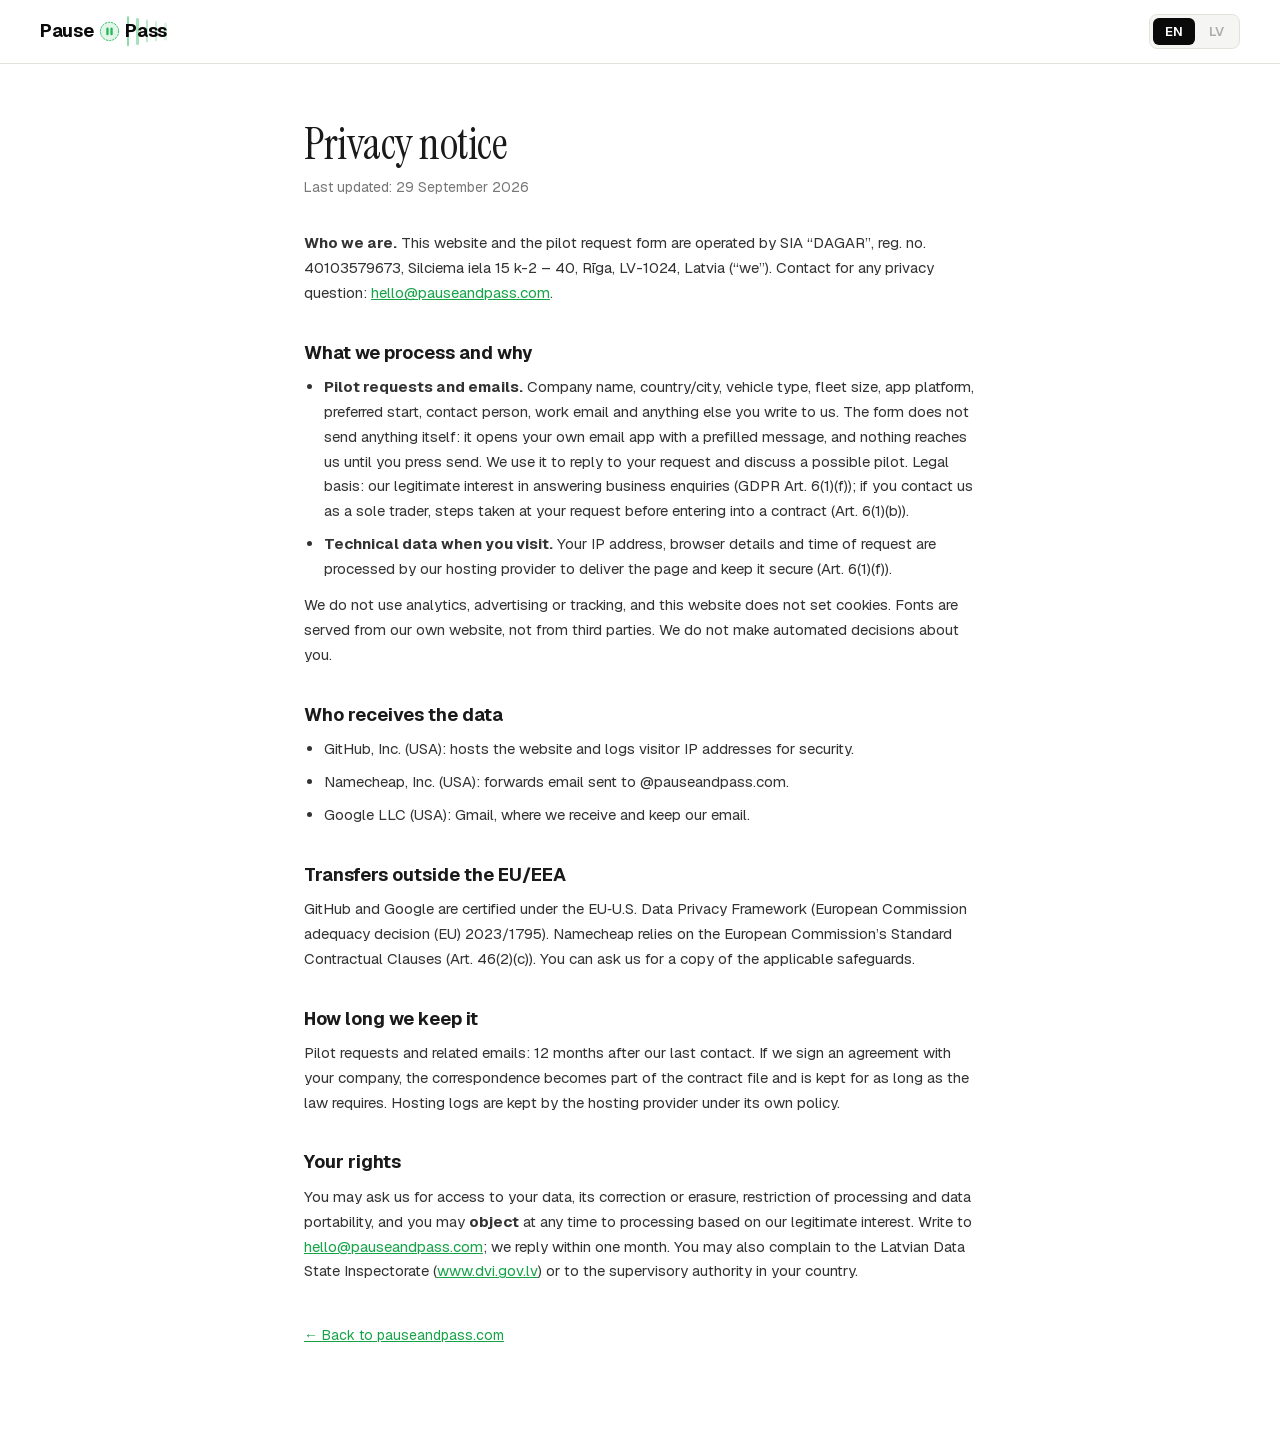
<file: privacy.html>
<!DOCTYPE html>
<html lang="en">
<head>
<meta charset="UTF-8"/>
<meta http-equiv="Content-Security-Policy" content="script-src 'self' 'unsafe-inline'"/>
<meta name="viewport" content="width=device-width, initial-scale=1.0"/>
<title>Privacy notice · Pause &amp; Pass</title>
<meta name="description" content="How Pause &amp; Pass processes personal data from the pauseandpass.com website and pilot request form: what we collect, why, how long we keep it and your rights."/>
<link rel="canonical" href="https://pauseandpass.com/privacy.html"/>
<meta property="og:type" content="website"/>
<meta property="og:site_name" content="Pause &amp; Pass"/>
<meta property="og:title" content="Privacy notice · Pause &amp; Pass"/>
<meta property="og:description" content="How Pause &amp; Pass processes personal data from the pauseandpass.com website and pilot request form: what we collect, why, how long we keep it and your rights."/>
<meta property="og:url" content="https://pauseandpass.com/privacy.html"/>
<meta property="og:locale" content="en_US"/>
<meta property="og:image" content="https://pauseandpass.com/assets/og/pauseandpass-og.png"/>
<meta property="og:image:width" content="1200"/>
<meta property="og:image:height" content="630"/>
<meta property="og:image:alt" content="Pause &amp; Pass: the audio-safety plug-in for micromobility fleets"/>
<meta name="twitter:card" content="summary_large_image"/>
<meta name="twitter:title" content="Privacy notice · Pause &amp; Pass"/>
<meta name="twitter:description" content="How Pause &amp; Pass processes personal data from the pauseandpass.com website and pilot request form: what we collect, why, how long we keep it and your rights."/>
<meta name="twitter:image" content="https://pauseandpass.com/assets/og/pauseandpass-og.png"/>
<meta name="twitter:image:alt" content="Pause &amp; Pass: the audio-safety plug-in for micromobility fleets"/>
<link rel="icon" href="/favicon-32.png" sizes="32x32" type="image/png"/>
<link rel="icon" href="/favicon.svg" type="image/svg+xml"/>
<link rel="apple-touch-icon" href="/apple-touch-icon.png"/>
<link href="fonts/fonts.css" rel="stylesheet"/>
<style>
*, *::before, *::after { box-sizing: border-box; margin: 0; padding: 0; }
:root {
  --black: #0A0A0A; --ink: #1A1A1A; --grey1: #F5F5F3; --grey3: #AEAEA8;
  --green: #1DB954; --green2: #16A347; --border: #E2E2DC; --white: #FFFFFF;
}
body { font-family: 'Geist', sans-serif; background: var(--white); color: var(--ink); line-height: 1.65; }
nav {
  position: sticky; top: 0; z-index: 10; background: rgba(255,255,255,0.94);
  backdrop-filter: blur(16px); border-bottom: 1px solid var(--border);
  padding: 0 40px; height: 64px; display: flex; align-items: center; justify-content: space-between;
}
.nav-logo { display: flex; align-items: center; gap: 10px; font-weight: 700; font-size: 18px; letter-spacing: -0.3px; color: var(--black); text-decoration: none; }
/* Logo C1: Pause (mark) Pass + fading sound wave behind "Pass"; scales with font-size (em). Min 16px. */
.nav-logo { gap: 0.3em; letter-spacing: -0.018em; line-height: 1; }
.brand-mark { display: block; height: 1.27em; width: 1.168em; flex-shrink: 0; }
.brand-pass { position: relative; display: inline-block; }
.brand-word { position: relative; z-index: 1; }
.brand-waves { position: absolute; inset: 0; pointer-events: none; }
.brand-waves i { position: absolute; top: 50%; width: 0.136em; border-radius: 0.068em; background: var(--green); transform: translateY(-50%); }
.brand-waves i:nth-child(1) { left: 0.091em; height: 1.636em; opacity: 0.50; }
.brand-waves i:nth-child(2) { left: 0.614em; height: 1.455em; opacity: 0.40; }
.brand-waves i:nth-child(3) { left: 1.136em; height: 1.273em; opacity: 0.31; }
.brand-waves i:nth-child(4) { left: 1.659em; height: 1.091em; opacity: 0.23; }
.brand-waves i:nth-child(5) { left: 2.182em; height: 0.955em; opacity: 0.16; }
.lang-switcher { display: flex; background: var(--grey1); border: 1px solid var(--border); border-radius: 8px; padding: 3px; gap: 2px; }
.lang-btn { padding: 5px 12px; border-radius: 6px; border: none; font: 600 13px 'Geist', sans-serif; cursor: pointer; background: transparent; color: var(--grey3); }
.lang-btn.active { background: var(--black); color: var(--white); }
main { max-width: 720px; margin: 0 auto; padding: 56px 24px 80px; }
h1, .h1 { font-family: 'Instrument Serif', serif; font-weight: 400; font-size: 44px; line-height: 1.1; letter-spacing: -0.5px; }
.updated { color: #777; font-size: 14px; margin: 8px 0 32px; }
h2 { font-size: 18px; font-weight: 700; margin: 32px 0 8px; }
p, li { font-size: 15px; color: #333; }
p + p { margin-top: 12px; }
ul { padding-left: 20px; margin: 8px 0 12px; }
li + li { margin-top: 8px; }
a { color: var(--green2); }
.back { display: inline-block; margin-top: 40px; font-size: 14px; }
[data-lang] { display: none; }
html[lang="en"] [data-lang="en"], html[lang="lv"] [data-lang="lv"] { display: block; }
@media (max-width: 600px) { nav { padding: 0 16px; } main { padding: 40px 16px 64px; } h1, .h1 { font-size: 36px; } }
</style>
</head>
<body>
<nav>
  <a href="./" class="nav-logo" id="homeLink" aria-label="Pause &amp; Pass"><span class="brand-word">Pause</span><svg class="brand-mark" viewBox="0 0 92 100" aria-hidden="true" focusable="false"><circle cx="46" cy="50" r="40" fill="rgba(29,185,84,.12)" stroke="#1DB954" stroke-width="4" stroke-dasharray="7 7" stroke-linecap="round"/><rect x="32" y="33" width="10" height="34" rx="5" fill="#1DB954"/><rect x="50" y="33" width="10" height="34" rx="5" fill="#1DB954"/></svg><span class="brand-pass"><span class="brand-waves" aria-hidden="true"><i></i><i></i><i></i><i></i><i></i></span><span class="brand-word">Pass</span></span></a>
  <div class="lang-switcher">
    <button class="lang-btn active" id="btnEN" onclick="setLang('en')">EN</button>
    <button class="lang-btn" id="btnLV" onclick="setLang('lv')">LV</button>
  </div>
</nav>

<main>
<article data-lang="en">
  <h1>Privacy notice</h1>
  <p class="updated">Last updated: 29 September 2026</p>

  <p><strong>Who we are.</strong> This website and the pilot request form are operated by SIA “DAGAR”, reg. no. 40103579673, Silciema iela 15 k-2 – 40, Rīga, LV-1024, Latvia (“we”). Contact for any privacy question: <a href="mailto:hello@pauseandpass.com">hello@pauseandpass.com</a>.</p>

  <h2>What we process and why</h2>
  <ul>
    <li><strong>Pilot requests and emails.</strong> Company name, country/city, vehicle type, fleet size, app platform, preferred start, contact person, work email and anything else you write to us. The form does not send anything itself: it opens your own email app with a prefilled message, and nothing reaches us until you press send. We use it to reply to your request and discuss a possible pilot. Legal basis: our legitimate interest in answering business enquiries (GDPR Art. 6(1)(f)); if you contact us as a sole trader, steps taken at your request before entering into a contract (Art. 6(1)(b)).</li>
    <li><strong>Technical data when you visit.</strong> Your IP address, browser details and time of request are processed by our hosting provider to deliver the page and keep it secure (Art. 6(1)(f)).</li>
  </ul>
  <p>We do not use analytics, advertising or tracking, and this website does not set cookies. Fonts are served from our own website, not from third parties. We do not make automated decisions about you.</p>

  <h2>Who receives the data</h2>
  <ul>
    <li>GitHub, Inc. (USA): hosts the website and logs visitor IP addresses for security.</li>
    <li>Namecheap, Inc. (USA): forwards email sent to @pauseandpass.com.</li>
    <li>Google LLC (USA): Gmail, where we receive and keep our email.</li>
  </ul>

  <h2>Transfers outside the EU/EEA</h2>
  <p>GitHub and Google are certified under the EU‑U.S. Data Privacy Framework (European Commission adequacy decision (EU) 2023/1795). Namecheap relies on the European Commission’s Standard Contractual Clauses (Art. 46(2)(c)). You can ask us for a copy of the applicable safeguards.</p>

  <h2>How long we keep it</h2>
  <p>Pilot requests and related emails: 12 months after our last contact. If we sign an agreement with your company, the correspondence becomes part of the contract file and is kept for as long as the law requires. Hosting logs are kept by the hosting provider under its own policy.</p>

  <h2>Your rights</h2>
  <p>You may ask us for access to your data, its correction or erasure, restriction of processing and data portability, and you may <strong>object</strong> at any time to processing based on our legitimate interest. Write to <a href="mailto:hello@pauseandpass.com">hello@pauseandpass.com</a>; we reply within one month. You may also complain to the Latvian Data State Inspectorate (<a href="https://www.dvi.gov.lv">www.dvi.gov.lv</a>) or to the supervisory authority in your country.</p>

  <a class="back" href="./">← Back to pauseandpass.com</a>
</article>

<article data-lang="lv">
  <div class="h1" role="heading" aria-level="1">Privātuma paziņojums</div>
  <p class="updated">Atjaunots: 29.09.2026.</p>

  <p><strong>Kas mēs esam.</strong> Šo vietni un pilota pieteikuma formu uztur SIA „DAGAR”, reģ. Nr. 40103579673, Silciema iela 15 k-2 – 40, Rīga, LV-1024, Latvija („mēs”). Ar jautājumiem par privātumu rakstiet uz <a href="mailto:hello@pauseandpass.com">hello@pauseandpass.com</a>.</p>

  <h2>Kādus datus apstrādājam un kāpēc</h2>
  <ul>
    <li><strong>Pilota pieteikumi un e-pasti.</strong> Uzņēmuma nosaukums, valsts vai pilsēta, transportlīdzekļu veids, flotes lielums, lietotnes platforma, vēlamais sākums, kontaktpersona, darba e-pasts un cita informācija, ko mums rakstāt. Forma pati neko nesūta: tā atver jūsu e-pasta lietotni ar aizpildītu vēstuli, un mēs to saņemam tikai tad, kad nospiežat “Sūtīt”. Šos datus izmantojam, lai atbildētu uz pieprasījumu un pārrunātu iespējamo pilotu. Tiesiskais pamats ir mūsu leģitīmā interese atbildēt uz darījumu pieprasījumiem (VDAR 6. panta 1. punkta f) apakšpunkts). Ja sazināties kā individuālais komersants, pamats ir pasākumi pēc jūsu pieprasījuma pirms līguma noslēgšanas (6. panta 1. punkta b) apakšpunkts).</li>
    <li><strong>Tehniskie dati, apmeklējot vietni.</strong> IP adresi, pārlūka datus un pieprasījuma laiku apstrādā mūsu mitināšanas pakalpojuma sniedzējs, lai parādītu lapu un aizsargātu to (6. panta 1. punkta f) apakšpunkts).</li>
  </ul>
  <p>Mēs neizmantojam analītiku, reklāmu vai izsekošanu, un šī vietne neiestata sīkdatnes. Fonti tiek ielādēti no mūsu pašu vietnes, nevis no trešajām pusēm. Par jums netiek pieņemti automatizēti lēmumi.</p>

  <h2>Kas saņem datus</h2>
  <ul>
    <li>GitHub, Inc. (ASV): mitina vietni un drošības nolūkos reģistrē apmeklētāju IP adreses.</li>
    <li>Namecheap, Inc. (ASV): pārsūta e-pastus, kas nosūtīti uz @pauseandpass.com.</li>
    <li>Google LLC (ASV): Gmail, kur saņemam un glabājam savu e-pastu.</li>
  </ul>

  <h2>Nodošana ārpus ES/EEZ</h2>
  <p>GitHub un Google ir sertificēti saskaņā ar ES un ASV Datu privātuma regulējumu (Eiropas Komisijas lēmums par aizsardzības līmeņa pietiekamību (ES) 2023/1795). Namecheap izmanto Eiropas Komisijas standarta līguma klauzulas (46. panta 2. punkta c) apakšpunkts). Pēc pieprasījuma izsniegsim piemērojamo garantiju kopiju.</p>

  <h2>Cik ilgi glabājam</h2>
  <p>Pilota pieteikumus un saistīto saraksti glabājam 12 mēnešus pēc pēdējās saziņas. Ja ar jūsu uzņēmumu noslēdzam līgumu, sarakste kļūst par līguma lietas daļu un tiek glabāta tik ilgi, cik to prasa normatīvie akti. Mitināšanas žurnālus glabā mitināšanas pakalpojuma sniedzējs saskaņā ar saviem noteikumiem.</p>

  <h2>Jūsu tiesības</h2>
  <p>Jūs varat pieprasīt piekļuvi saviem datiem, to labošanu vai dzēšanu, apstrādes ierobežošanu un datu pārnesamību. Jebkurā laikā varat arī <strong>iebilst</strong> pret apstrādi, kuras pamats ir mūsu leģitīmā interese. Rakstiet uz <a href="mailto:hello@pauseandpass.com">hello@pauseandpass.com</a>; atbildēsim viena mēneša laikā. Varat arī iesniegt sūdzību Datu valsts inspekcijā (<a href="https://www.dvi.gov.lv">www.dvi.gov.lv</a>) vai savas valsts uzraudzības iestādē.</p>

  <a class="back" href="./">← Atpakaļ uz pauseandpass.com</a>
</article>
</main>

<script>
function setLang(lang) {
  document.documentElement.lang = lang;
  document.getElementById('btnEN').classList.toggle('active', lang === 'en');
  document.getElementById('btnLV').classList.toggle('active', lang === 'lv');
  document.title = lang === 'lv' ? 'Privātuma paziņojums · Pause & Pass' : 'Privacy notice · Pause & Pass';
  history.replaceState(null, '', lang === 'lv' ? '#lv' : location.pathname);
}
setLang(location.hash === '#lv' ? 'lv' : 'en');
</script>
</body>
</html>
</file>
<file: fonts/fonts.css>
/* Self-hosted fonts (SIL Open Font License 1.1): Geist (Vercel), Instrument Serif (Instrument). No requests to Google. */
@font-face { font-family: 'Geist'; font-style: normal; font-weight: 300 700; font-display: swap; src: url(geist-normal-latin-ext.woff2) format('woff2'); unicode-range: U+0100-02BA, U+02BD-02C5, U+02C7-02CC, U+02CE-02D7, U+02DD-02FF, U+0304, U+0308, U+0329, U+1D00-1DBF, U+1E00-1E9F, U+1EF2-1EFF, U+2020, U+20A0-20AB, U+20AD-20C0, U+2113, U+2C60-2C7F, U+A720-A7FF; }
@font-face { font-family: 'Geist'; font-style: normal; font-weight: 300 700; font-display: swap; src: url(geist-normal-latin.woff2) format('woff2'); unicode-range: U+0000-00FF, U+0131, U+0152-0153, U+02BB-02BC, U+02C6, U+02DA, U+02DC, U+0304, U+0308, U+0329, U+2000-206F, U+20AC, U+2122, U+2191, U+2193, U+2212, U+2215, U+FEFF, U+FFFD; }
@font-face { font-family: 'Instrument Serif'; font-style: italic; font-weight: 400; font-display: swap; src: url(instrument-serif-italic-latin-ext.woff2) format('woff2'); unicode-range: U+0100-02BA, U+02BD-02C5, U+02C7-02CC, U+02CE-02D7, U+02DD-02FF, U+0304, U+0308, U+0329, U+1D00-1DBF, U+1E00-1E9F, U+1EF2-1EFF, U+2020, U+20A0-20AB, U+20AD-20C0, U+2113, U+2C60-2C7F, U+A720-A7FF; }
@font-face { font-family: 'Instrument Serif'; font-style: italic; font-weight: 400; font-display: swap; src: url(instrument-serif-italic-latin.woff2) format('woff2'); unicode-range: U+0000-00FF, U+0131, U+0152-0153, U+02BB-02BC, U+02C6, U+02DA, U+02DC, U+0304, U+0308, U+0329, U+2000-206F, U+20AC, U+2122, U+2191, U+2193, U+2212, U+2215, U+FEFF, U+FFFD; }
@font-face { font-family: 'Instrument Serif'; font-style: normal; font-weight: 400; font-display: swap; src: url(instrument-serif-normal-latin-ext.woff2) format('woff2'); unicode-range: U+0100-02BA, U+02BD-02C5, U+02C7-02CC, U+02CE-02D7, U+02DD-02FF, U+0304, U+0308, U+0329, U+1D00-1DBF, U+1E00-1E9F, U+1EF2-1EFF, U+2020, U+20A0-20AB, U+20AD-20C0, U+2113, U+2C60-2C7F, U+A720-A7FF; }
@font-face { font-family: 'Instrument Serif'; font-style: normal; font-weight: 400; font-display: swap; src: url(instrument-serif-normal-latin.woff2) format('woff2'); unicode-range: U+0000-00FF, U+0131, U+0152-0153, U+02BB-02BC, U+02C6, U+02DA, U+02DC, U+0304, U+0308, U+0329, U+2000-206F, U+20AC, U+2122, U+2191, U+2193, U+2212, U+2215, U+FEFF, U+FFFD; }
</file>
